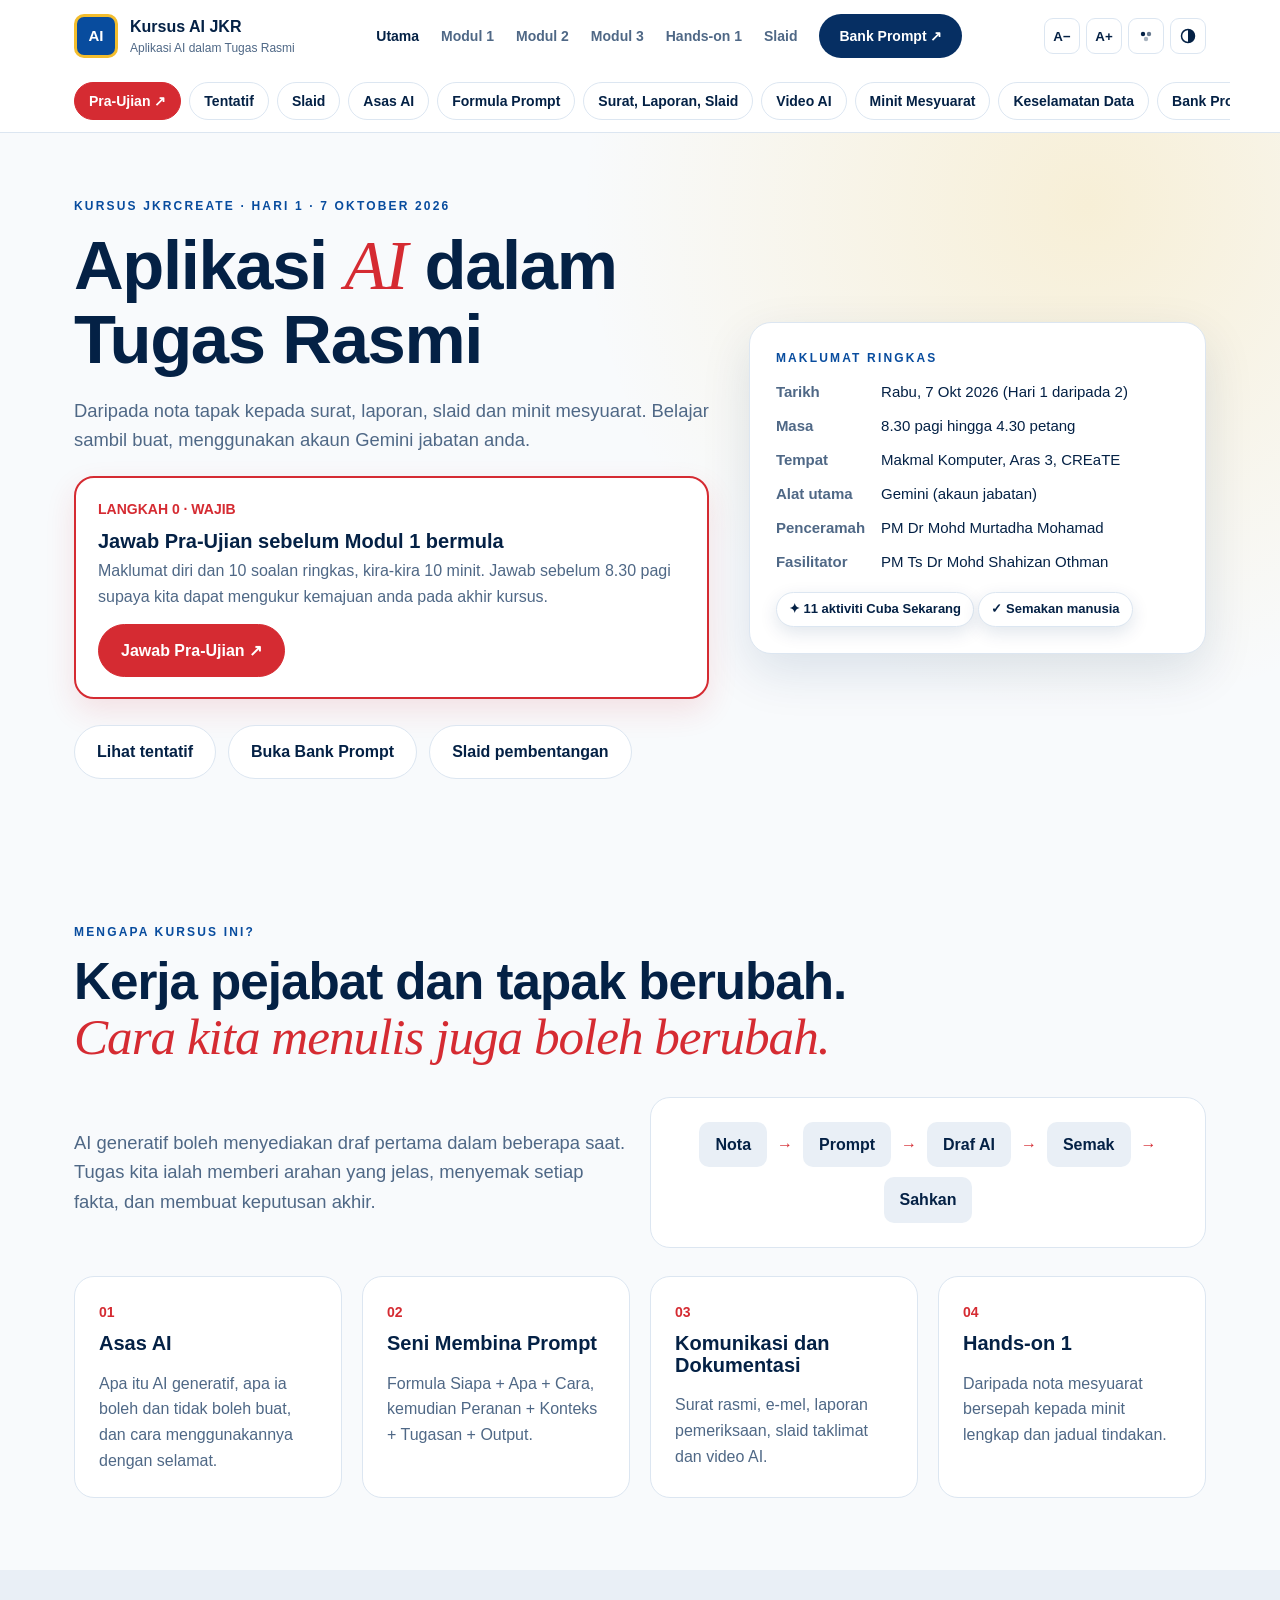
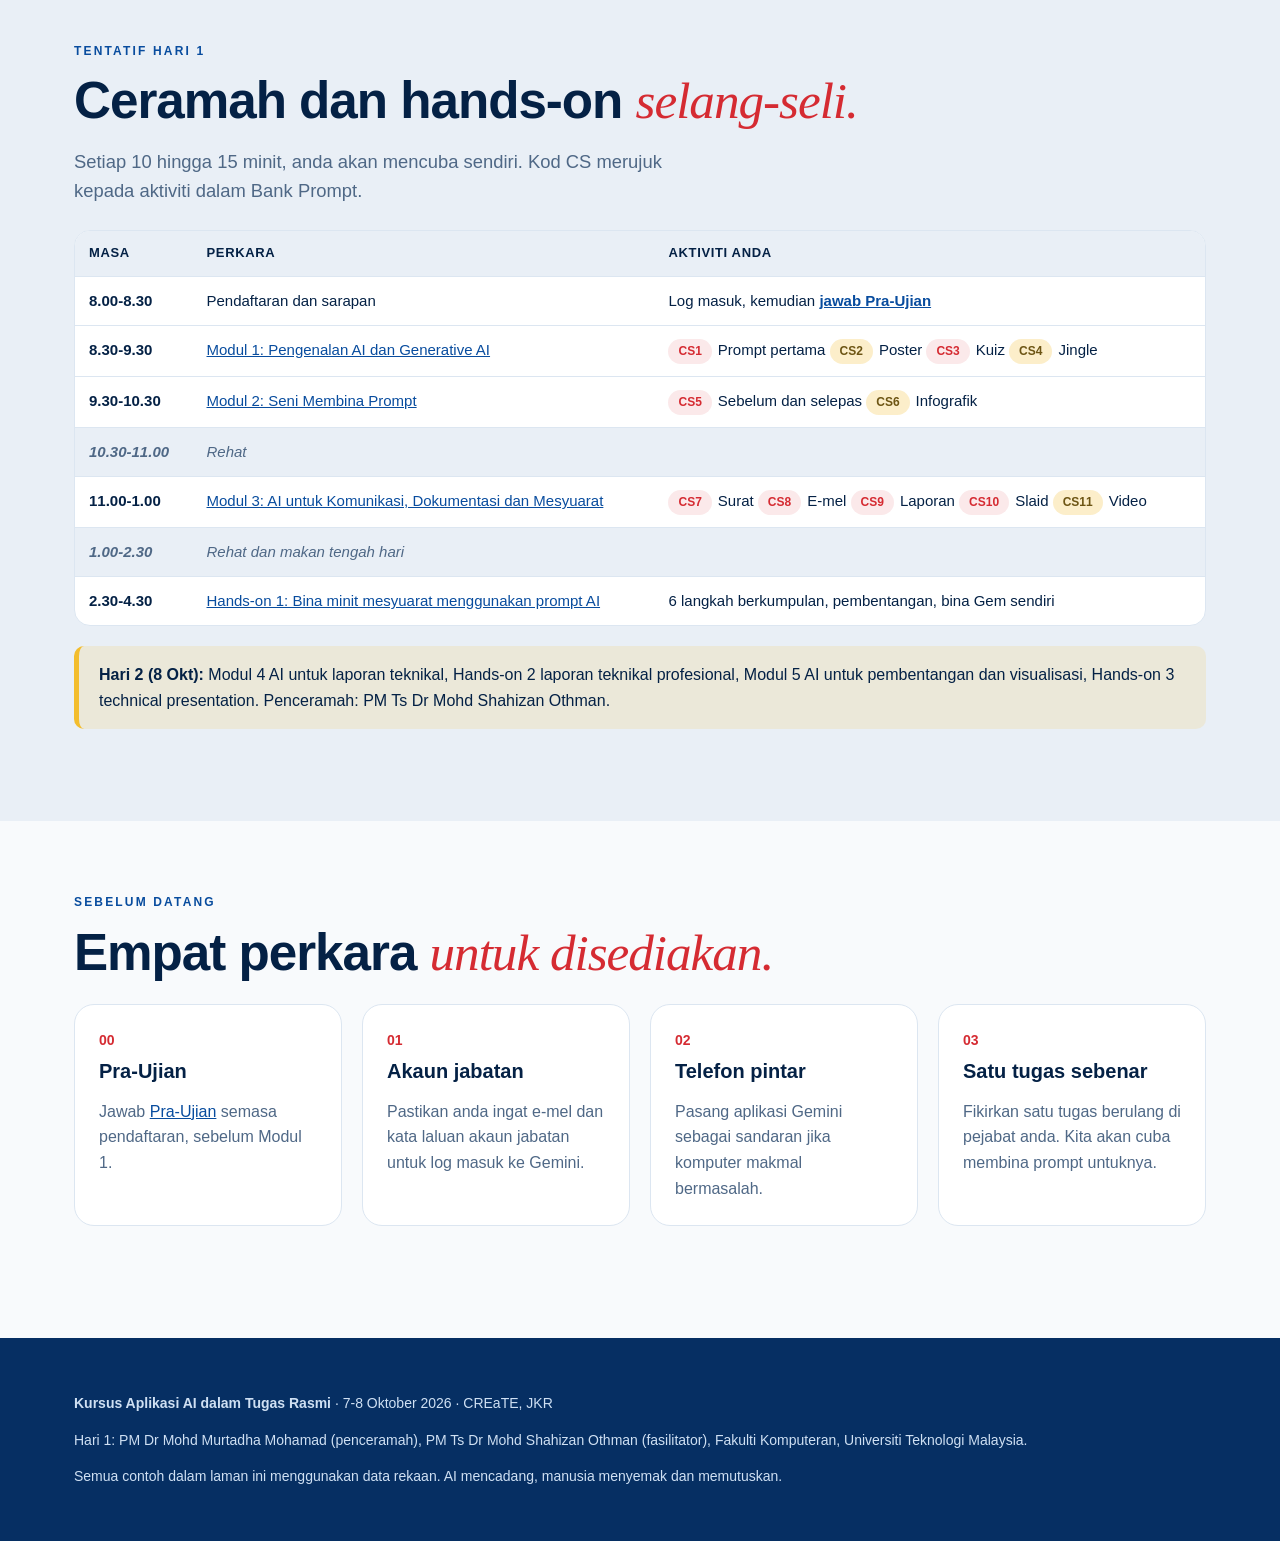
<file: index.html>
<!doctype html>
<html lang="ms">
<head>
<meta charset="utf-8">
<meta name="viewport" content="width=device-width, initial-scale=1">
<title>Aplikasi AI dalam Tugas Rasmi | Kursus AI JKR</title>
<meta name="description" content="Hub Hari 1 Kursus Aplikasi AI dalam Tugas Rasmi, 7 Oktober 2026: Asas AI, seni membina prompt, AI untuk surat, laporan, slaid, video dan minit mesyuarat.">
<link rel="stylesheet" href="assets/style.css">
<script>try{var d=document.documentElement,p=localStorage.getItem("palette"),t=localStorage.getItem("theme");if(p&&p!=="biru")d.dataset.palette=p;if(t)d.dataset.theme=t}catch(e){}</script>
</head>
<body data-page="utama">

<section class="hero">
  <div class="wrap hero-grid">
    <div>
      <p class="eyebrow">Kursus JKRCreate &middot; Hari 1 &middot; 7 Oktober 2026</p>
      <h1>Aplikasi <span class="accent">AI</span> dalam Tugas Rasmi</h1>
      <p class="lead">Daripada nota tapak kepada surat, laporan, slaid dan minit mesyuarat. Belajar sambil buat, menggunakan akaun Gemini jabatan anda.</p>
<div class="pretest">
        <span class="num">LANGKAH 0 &middot; WAJIB</span>
        <h3>Jawab Pra-Ujian sebelum Modul 1 bermula</h3>
        <p>Maklumat diri dan 10 soalan ringkas, kira-kira 10 minit. Jawab sebelum 8.30 pagi supaya kita dapat mengukur kemajuan anda pada akhir kursus.</p>
        <a class="btn primary" href="https://forms.gle/FSYdBjMboPMZMFoG7" target="_blank" rel="noopener">Jawab Pra-Ujian &#8599;</a>
      </div>
      <div class="btns">
        <a class="btn" href="#tentatif">Lihat tentatif</a>
        <a class="btn" href="prompt.html">Buka Bank Prompt</a>
        <a class="btn" href="slaid.html">Slaid pembentangan</a>
      </div>
    </div>
    <div class="hero-card">
      <p class="eyebrow">Maklumat ringkas</p>
      <dl>
        <dt>Tarikh</dt><dd>Rabu, 7 Okt 2026 (Hari 1 daripada 2)</dd>
        <dt>Masa</dt><dd>8.30 pagi hingga 4.30 petang</dd>
        <dt>Tempat</dt><dd>Makmal Komputer, Aras 3, CREaTE</dd>
        <dt>Alat utama</dt><dd>Gemini (akaun jabatan)</dd>
        <dt>Penceramah</dt><dd>PM Dr Mohd Murtadha Mohamad</dd>
        <dt>Fasilitator</dt><dd>PM Ts Dr Mohd Shahizan Othman</dd>
      </dl>
      <p style="margin:18px 0 0"><span class="chip">&#10022; 11 aktiviti Cuba Sekarang</span> <span class="chip">&#10003; Semakan manusia</span></p>
    </div>
  </div>
</section>

<section>
  <div class="wrap">
    <p class="eyebrow">Mengapa kursus ini?</p>
    <h2>Kerja pejabat dan tapak berubah.<br><span class="accent">Cara kita menulis juga boleh berubah.</span></h2>
    <div class="grid g2" style="margin-top:32px;align-items:center">
      <p class="lead">AI generatif boleh menyediakan draf pertama dalam beberapa saat. Tugas kita ialah memberi arahan yang jelas, menyemak setiap fakta, dan membuat keputusan akhir.</p>
      <div class="card"><div class="flow"><span>Nota</span><i>&rarr;</i><span>Prompt</span><i>&rarr;</i><span>Draf AI</span><i>&rarr;</i><span>Semak</span><i>&rarr;</i><span>Sahkan</span></div></div>
    </div>
    <div class="grid g4" style="margin-top:28px">
      <a class="card" href="modul-1.html"><span class="num">01</span><h3>Asas AI</h3><p>Apa itu AI generatif, apa ia boleh dan tidak boleh buat, dan cara menggunakannya dengan selamat.</p></a>
      <a class="card" href="modul-2.html"><span class="num">02</span><h3>Seni Membina Prompt</h3><p>Formula Siapa + Apa + Cara, kemudian Peranan + Konteks + Tugasan + Output.</p></a>
      <a class="card" href="modul-3.html"><span class="num">03</span><h3>Komunikasi dan Dokumentasi</h3><p>Surat rasmi, e-mel, laporan pemeriksaan, slaid taklimat dan video AI.</p></a>
      <a class="card" href="hands-on.html"><span class="num">04</span><h3>Hands-on 1</h3><p>Daripada nota mesyuarat bersepah kepada minit lengkap dan jadual tindakan.</p></a>
    </div>
  </div>
</section>

<section class="alt" id="tentatif">
  <div class="wrap">
    <p class="eyebrow">Tentatif Hari 1</p>
    <h2>Ceramah dan hands-on <span class="accent">selang-seli.</span></h2>
    <p class="lead">Setiap 10 hingga 15 minit, anda akan mencuba sendiri. Kod CS merujuk kepada aktiviti dalam Bank Prompt.</p>
    <div class="table-wrap" style="margin-top:24px">
      <table>
        <thead><tr><th>Masa</th><th>Perkara</th><th>Aktiviti anda</th></tr></thead>
        <tbody>
          <tr><td class="t">8.00-8.30</td><td>Pendaftaran dan sarapan</td><td>Log masuk, kemudian <a href="https://forms.gle/FSYdBjMboPMZMFoG7" target="_blank" rel="noopener"><b>jawab Pra-Ujian</b></a></td></tr>
          <tr><td class="t">8.30-9.30</td><td><a href="modul-1.html">Modul 1: Pengenalan AI dan Generative AI</a></td><td><span class="tag cs">CS1</span>Prompt pertama <span class="tag kreatif">CS2</span>Poster <span class="tag cs">CS3</span>Kuiz <span class="tag kreatif">CS4</span>Jingle</td></tr>
          <tr><td class="t">9.30-10.30</td><td><a href="modul-2.html">Modul 2: Seni Membina Prompt</a></td><td><span class="tag cs">CS5</span>Sebelum dan selepas <span class="tag kreatif">CS6</span>Infografik</td></tr>
          <tr class="break"><td class="t">10.30-11.00</td><td colspan="2">Rehat</td></tr>
          <tr><td class="t">11.00-1.00</td><td><a href="modul-3.html">Modul 3: AI untuk Komunikasi, Dokumentasi dan Mesyuarat</a></td><td><span class="tag cs">CS7</span>Surat <span class="tag cs">CS8</span>E-mel <span class="tag cs">CS9</span>Laporan <span class="tag cs">CS10</span>Slaid <span class="tag kreatif">CS11</span>Video</td></tr>
          <tr class="break"><td class="t">1.00-2.30</td><td colspan="2">Rehat dan makan tengah hari</td></tr>
          <tr><td class="t">2.30-4.30</td><td><a href="hands-on.html">Hands-on 1: Bina minit mesyuarat menggunakan prompt AI</a></td><td>6 langkah berkumpulan, pembentangan, bina Gem sendiri</td></tr>
        </tbody>
      </table>
    </div>
    <div class="callout"><b>Hari 2 (8 Okt):</b> Modul 4 AI untuk laporan teknikal, Hands-on 2 laporan teknikal profesional, Modul 5 AI untuk pembentangan dan visualisasi, Hands-on 3 technical presentation. Penceramah: PM Ts Dr Mohd Shahizan Othman.</div>
  </div>
</section>

<section>
  <div class="wrap">
    <p class="eyebrow">Sebelum datang</p>
    <h2>Empat perkara <span class="accent">untuk disediakan.</span></h2>
    <div class="grid g4" style="margin-top:24px">
      <div class="card"><span class="num">00</span><h3>Pra-Ujian</h3><p>Jawab <a href="https://forms.gle/FSYdBjMboPMZMFoG7" target="_blank" rel="noopener">Pra-Ujian</a> semasa pendaftaran, sebelum Modul 1.</p></div>
      <div class="card"><span class="num">01</span><h3>Akaun jabatan</h3><p>Pastikan anda ingat e-mel dan kata laluan akaun jabatan untuk log masuk ke Gemini.</p></div>
      <div class="card"><span class="num">02</span><h3>Telefon pintar</h3><p>Pasang aplikasi Gemini sebagai sandaran jika komputer makmal bermasalah.</p></div>
      <div class="card"><span class="num">03</span><h3>Satu tugas sebenar</h3><p>Fikirkan satu tugas berulang di pejabat anda. Kita akan cuba membina prompt untuknya.</p></div>
    </div>
  </div>
</section>

<script src="assets/app.js"></script>
</body>
</html>
</file>
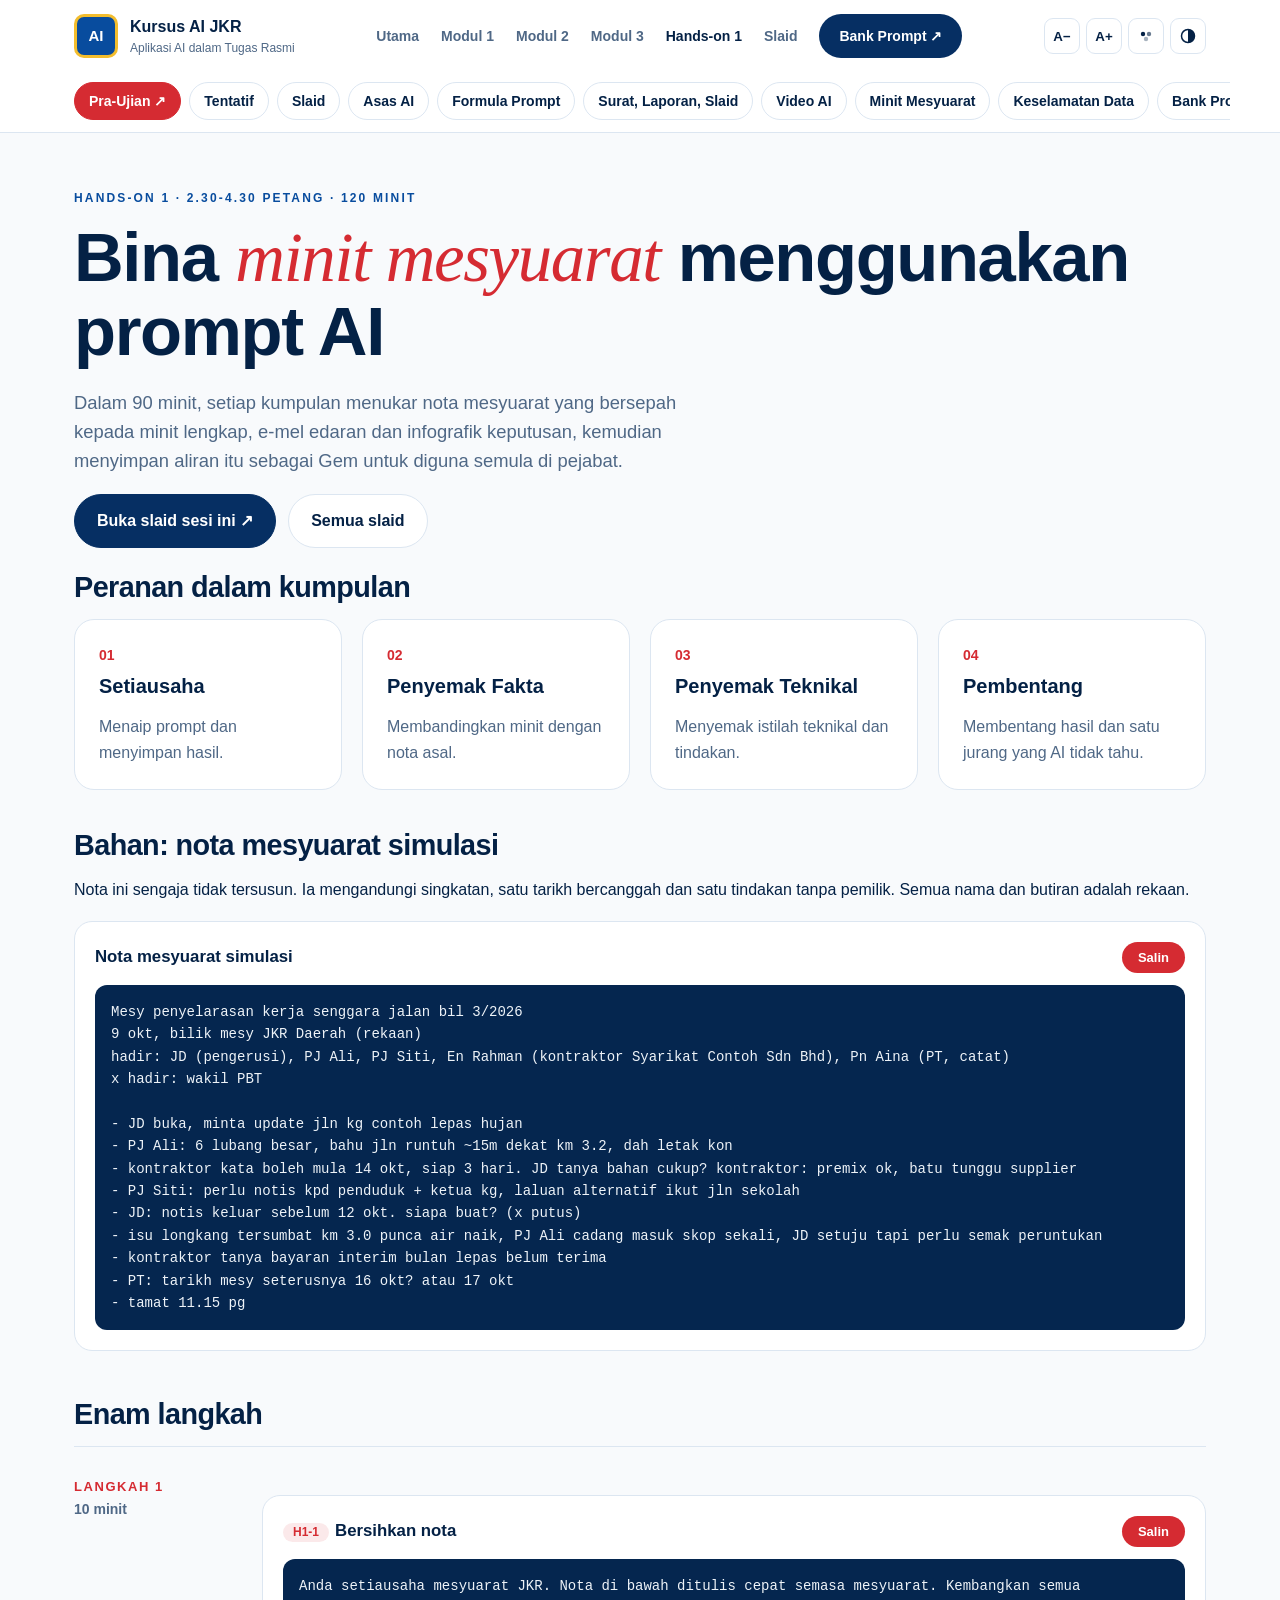
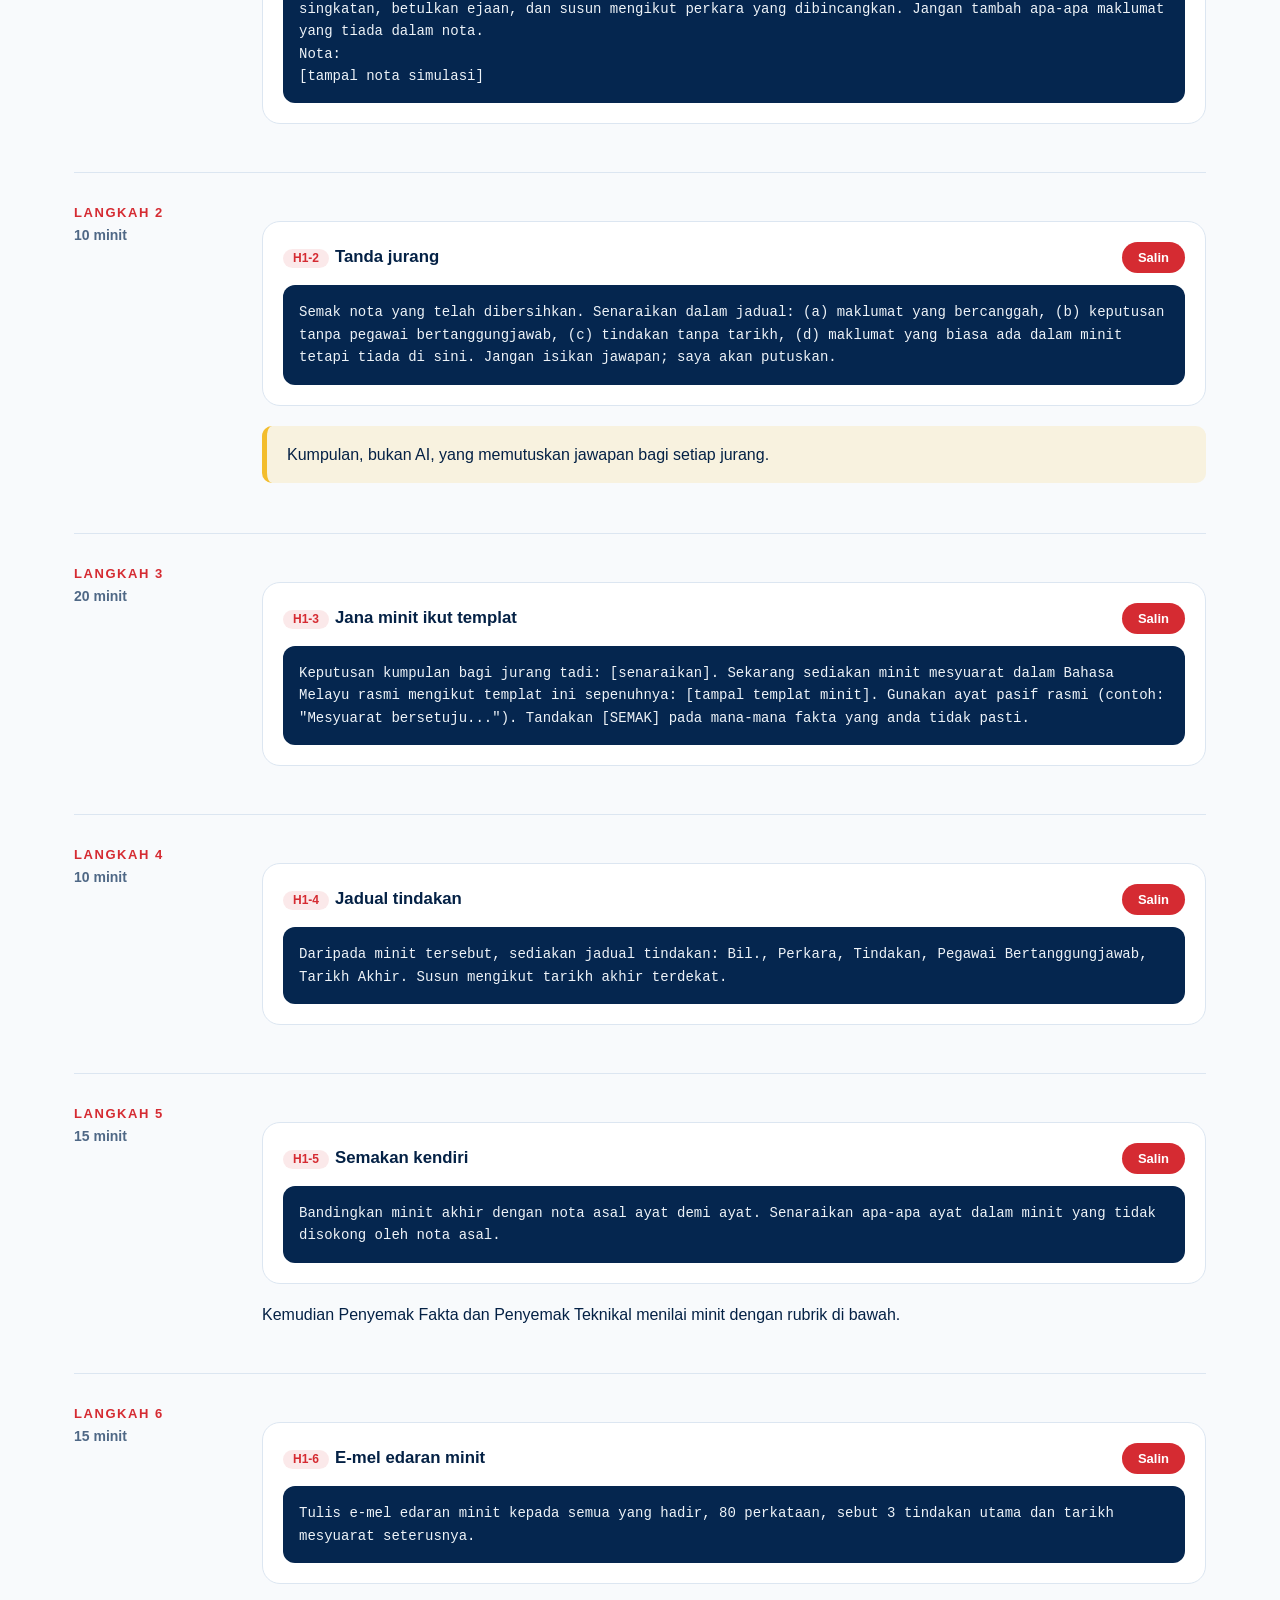
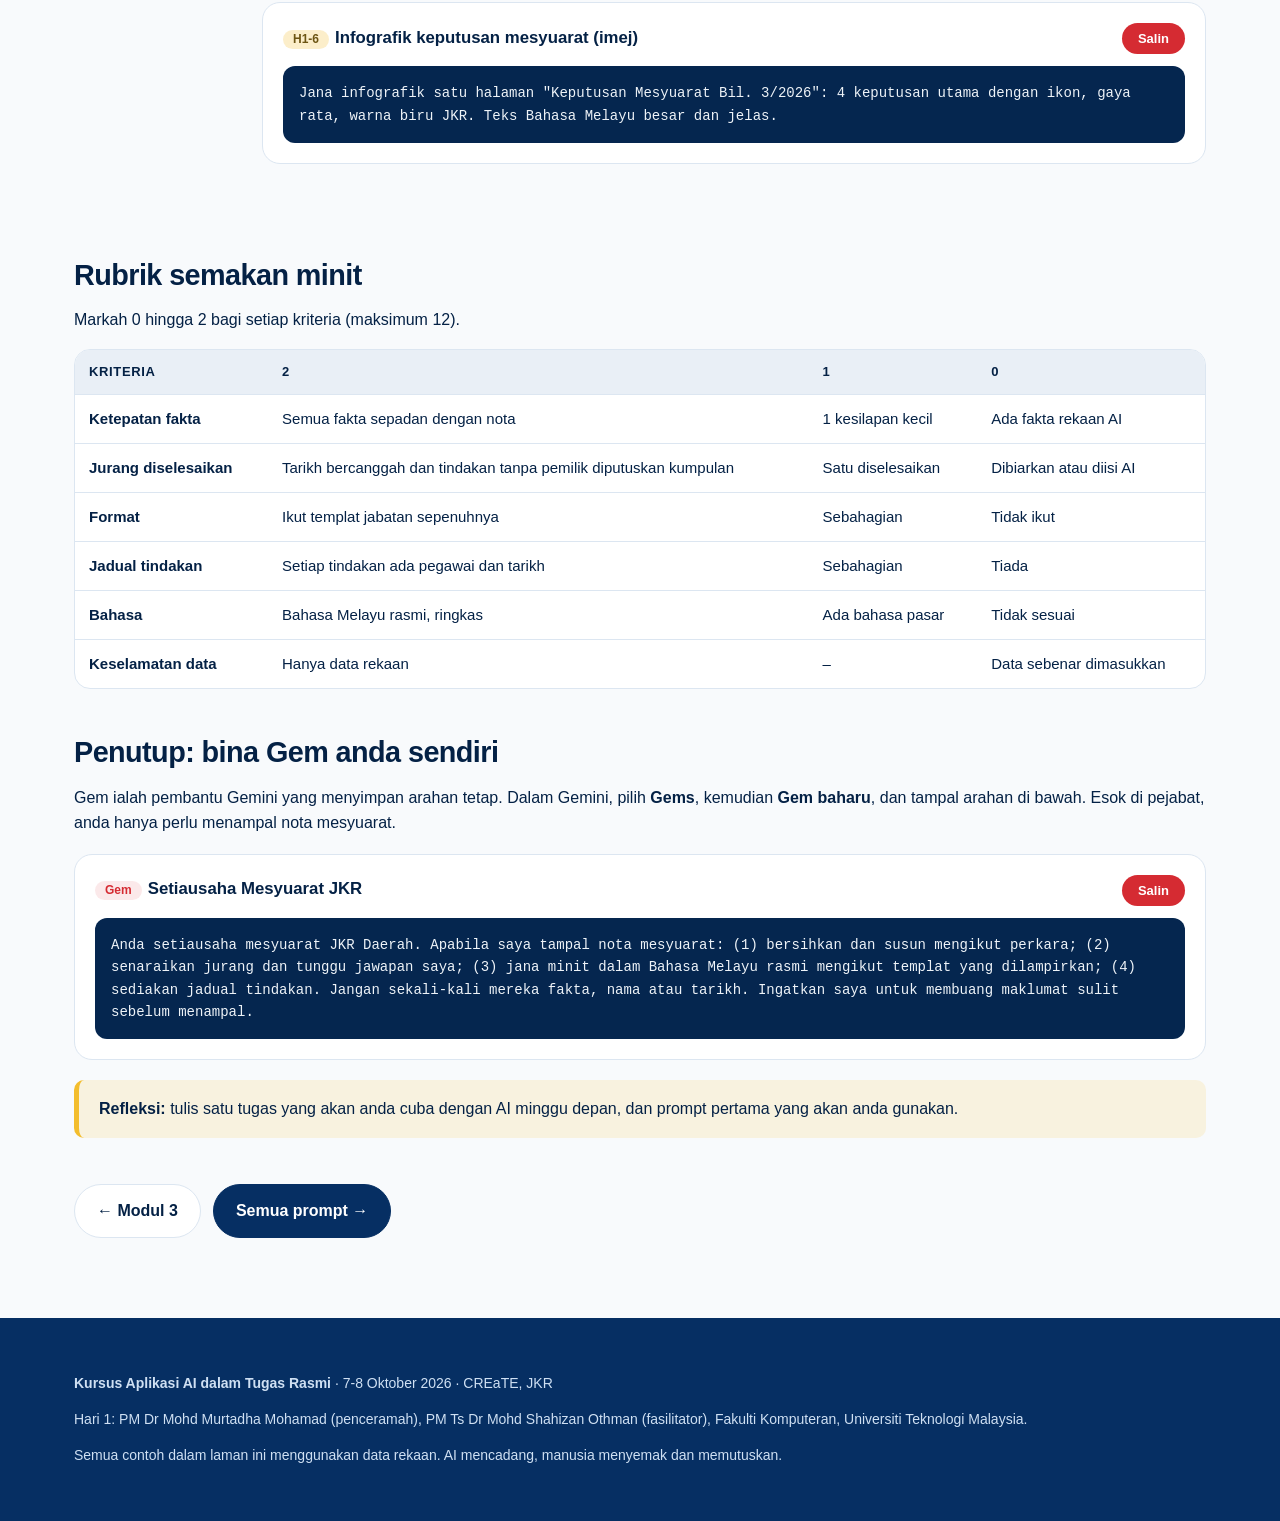
<file: hands-on.html>
<!doctype html>
<html lang="ms">
<head>
<meta charset="utf-8">
<meta name="viewport" content="width=device-width, initial-scale=1">
<title>Hands-on 1: Minit Mesyuarat | Kursus AI JKR</title>
<meta name="description" content="Hands-on 1: tukar nota mesyuarat simulasi kepada minit lengkap, jadual tindakan, e-mel edaran dan infografik dengan prompt berperingkat.">
<link rel="stylesheet" href="assets/style.css">
<script>try{var d=document.documentElement,p=localStorage.getItem("palette"),t=localStorage.getItem("theme");if(p&&p!=="biru")d.dataset.palette=p;if(t)d.dataset.theme=t}catch(e){}</script>
</head>
<body data-page="h1">

<div class="wrap mod-head">
  <p class="eyebrow">Hands-on 1 &middot; 2.30-4.30 petang &middot; 120 minit</p>
  <h1>Bina <span class="accent">minit mesyuarat</span> menggunakan prompt AI</h1>
  <p class="lead">Dalam 90 minit, setiap kumpulan menukar nota mesyuarat yang bersepah kepada minit lengkap, e-mel edaran dan infografik keputusan, kemudian menyimpan aliran itu sebagai Gem untuk diguna semula di pejabat.</p>
  <div class="btns" style="margin-top:14px"><a class="btn primary" href="slaid/hands-on.html">Buka slaid sesi ini &#8599;</a><a class="btn" href="slaid.html#hands-on">Semua slaid</a></div>
</div>

<div class="wrap">

  <h2 style="font-size:1.8rem">Peranan dalam kumpulan</h2>
  <div class="grid g4" style="margin-bottom:40px">
    <div class="card"><span class="num">01</span><h3>Setiausaha</h3><p>Menaip prompt dan menyimpan hasil.</p></div>
    <div class="card"><span class="num">02</span><h3>Penyemak Fakta</h3><p>Membandingkan minit dengan nota asal.</p></div>
    <div class="card"><span class="num">03</span><h3>Penyemak Teknikal</h3><p>Menyemak istilah teknikal dan tindakan.</p></div>
    <div class="card"><span class="num">04</span><h3>Pembentang</h3><p>Membentang hasil dan satu jurang yang AI tidak tahu.</p></div>
  </div>

  <h2 style="font-size:1.8rem">Bahan: nota mesyuarat simulasi</h2>
  <p>Nota ini sengaja tidak tersusun. Ia mengandungi singkatan, satu tarikh bercanggah dan satu tindakan tanpa pemilik. Semua nama dan butiran adalah rekaan.</p>
  <div class="prompt" id="nota" data-cat="h1 bahan">
    <div class="prompt-head"><h3>Nota mesyuarat simulasi</h3></div>
<pre>Mesy penyelarasan kerja senggara jalan bil 3/2026
9 okt, bilik mesy JKR Daerah (rekaan)
hadir: JD (pengerusi), PJ Ali, PJ Siti, En Rahman (kontraktor Syarikat Contoh Sdn Bhd), Pn Aina (PT, catat)
x hadir: wakil PBT

- JD buka, minta update jln kg contoh lepas hujan
- PJ Ali: 6 lubang besar, bahu jln runtuh ~15m dekat km 3.2, dah letak kon
- kontraktor kata boleh mula 14 okt, siap 3 hari. JD tanya bahan cukup? kontraktor: premix ok, batu tunggu supplier
- PJ Siti: perlu notis kpd penduduk + ketua kg, laluan alternatif ikut jln sekolah
- JD: notis keluar sebelum 12 okt. siapa buat? (x putus)
- isu longkang tersumbat km 3.0 punca air naik, PJ Ali cadang masuk skop sekali, JD setuju tapi perlu semak peruntukan
- kontraktor tanya bayaran interim bulan lepas belum terima
- PT: tarikh mesy seterusnya 16 okt? atau 17 okt
- tamat 11.15 pg</pre>
  </div>

  <h2 style="font-size:1.8rem;margin-top:48px">Enam langkah</h2>

  <div class="topic">
    <div class="when"><b>Langkah 1</b>10 minit</div>
    <div>
      <div class="prompt" id="h1-1" data-cat="h1 teks">
        <div class="prompt-head"><h3><span class="tag cs">H1-1</span>Bersihkan nota</h3></div>
<pre>Anda setiausaha mesyuarat JKR. Nota di bawah ditulis cepat semasa mesyuarat. Kembangkan semua singkatan, betulkan ejaan, dan susun mengikut perkara yang dibincangkan. Jangan tambah apa-apa maklumat yang tiada dalam nota.
Nota:
[tampal nota simulasi]</pre>
      </div>
    </div>
  </div>

  <div class="topic">
    <div class="when"><b>Langkah 2</b>10 minit</div>
    <div>
      <div class="prompt" id="h1-2" data-cat="h1 teks">
        <div class="prompt-head"><h3><span class="tag cs">H1-2</span>Tanda jurang</h3></div>
<pre>Semak nota yang telah dibersihkan. Senaraikan dalam jadual: (a) maklumat yang bercanggah, (b) keputusan tanpa pegawai bertanggungjawab, (c) tindakan tanpa tarikh, (d) maklumat yang biasa ada dalam minit tetapi tiada di sini. Jangan isikan jawapan; saya akan putuskan.</pre>
      </div>
      <div class="callout">Kumpulan, bukan AI, yang memutuskan jawapan bagi setiap jurang.</div>
    </div>
  </div>

  <div class="topic">
    <div class="when"><b>Langkah 3</b>20 minit</div>
    <div>
      <div class="prompt" id="h1-3" data-cat="h1 teks">
        <div class="prompt-head"><h3><span class="tag cs">H1-3</span>Jana minit ikut templat</h3></div>
<pre>Keputusan kumpulan bagi jurang tadi: [senaraikan]. Sekarang sediakan minit mesyuarat dalam Bahasa Melayu rasmi mengikut templat ini sepenuhnya: [tampal templat minit]. Gunakan ayat pasif rasmi (contoh: "Mesyuarat bersetuju..."). Tandakan [SEMAK] pada mana-mana fakta yang anda tidak pasti.</pre>
      </div>
    </div>
  </div>

  <div class="topic">
    <div class="when"><b>Langkah 4</b>10 minit</div>
    <div>
      <div class="prompt" id="h1-4" data-cat="h1 teks">
        <div class="prompt-head"><h3><span class="tag cs">H1-4</span>Jadual tindakan</h3></div>
<pre>Daripada minit tersebut, sediakan jadual tindakan: Bil., Perkara, Tindakan, Pegawai Bertanggungjawab, Tarikh Akhir. Susun mengikut tarikh akhir terdekat.</pre>
      </div>
    </div>
  </div>

  <div class="topic">
    <div class="when"><b>Langkah 5</b>15 minit</div>
    <div>
      <div class="prompt" id="h1-5" data-cat="h1 teks">
        <div class="prompt-head"><h3><span class="tag cs">H1-5</span>Semakan kendiri</h3></div>
<pre>Bandingkan minit akhir dengan nota asal ayat demi ayat. Senaraikan apa-apa ayat dalam minit yang tidak disokong oleh nota asal.</pre>
      </div>
      <p>Kemudian Penyemak Fakta dan Penyemak Teknikal menilai minit dengan rubrik di bawah.</p>
    </div>
  </div>

  <div class="topic">
    <div class="when"><b>Langkah 6</b>15 minit</div>
    <div>
      <div class="prompt" id="h1-6a" data-cat="h1 teks">
        <div class="prompt-head"><h3><span class="tag cs">H1-6</span>E-mel edaran minit</h3></div>
<pre>Tulis e-mel edaran minit kepada semua yang hadir, 80 perkataan, sebut 3 tindakan utama dan tarikh mesyuarat seterusnya.</pre>
      </div>
      <div class="prompt" id="h1-6b" data-cat="h1 imej">
        <div class="prompt-head"><h3><span class="tag kreatif">H1-6</span>Infografik keputusan mesyuarat (imej)</h3></div>
<pre>Jana infografik satu halaman "Keputusan Mesyuarat Bil. 3/2026": 4 keputusan utama dengan ikon, gaya rata, warna biru JKR. Teks Bahasa Melayu besar dan jelas.</pre>
      </div>
    </div>
  </div>

  <h2 style="font-size:1.8rem;margin-top:48px">Rubrik semakan minit</h2>
  <p>Markah 0 hingga 2 bagi setiap kriteria (maksimum 12).</p>
  <div class="table-wrap">
    <table>
      <thead><tr><th>Kriteria</th><th>2</th><th>1</th><th>0</th></tr></thead>
      <tbody>
        <tr><td><b>Ketepatan fakta</b></td><td>Semua fakta sepadan dengan nota</td><td>1 kesilapan kecil</td><td>Ada fakta rekaan AI</td></tr>
        <tr><td><b>Jurang diselesaikan</b></td><td>Tarikh bercanggah dan tindakan tanpa pemilik diputuskan kumpulan</td><td>Satu diselesaikan</td><td>Dibiarkan atau diisi AI</td></tr>
        <tr><td><b>Format</b></td><td>Ikut templat jabatan sepenuhnya</td><td>Sebahagian</td><td>Tidak ikut</td></tr>
        <tr><td><b>Jadual tindakan</b></td><td>Setiap tindakan ada pegawai dan tarikh</td><td>Sebahagian</td><td>Tiada</td></tr>
        <tr><td><b>Bahasa</b></td><td>Bahasa Melayu rasmi, ringkas</td><td>Ada bahasa pasar</td><td>Tidak sesuai</td></tr>
        <tr><td><b>Keselamatan data</b></td><td>Hanya data rekaan</td><td>&ndash;</td><td>Data sebenar dimasukkan</td></tr>
      </tbody>
    </table>
  </div>

  <h2 style="font-size:1.8rem;margin-top:48px">Penutup: bina Gem anda sendiri</h2>
  <p>Gem ialah pembantu Gemini yang menyimpan arahan tetap. Dalam Gemini, pilih <b>Gems</b>, kemudian <b>Gem baharu</b>, dan tampal arahan di bawah. Esok di pejabat, anda hanya perlu menampal nota mesyuarat.</p>
  <div class="prompt" id="gem" data-cat="h1 gem">
    <div class="prompt-head"><h3><span class="tag cs">Gem</span>Setiausaha Mesyuarat JKR</h3></div>
<pre>Anda setiausaha mesyuarat JKR Daerah. Apabila saya tampal nota mesyuarat: (1) bersihkan dan susun mengikut perkara; (2) senaraikan jurang dan tunggu jawapan saya; (3) jana minit dalam Bahasa Melayu rasmi mengikut templat yang dilampirkan; (4) sediakan jadual tindakan. Jangan sekali-kali mereka fakta, nama atau tarikh. Ingatkan saya untuk membuang maklumat sulit sebelum menampal.</pre>
  </div>
  <div class="callout"><b>Refleksi:</b> tulis satu tugas yang akan anda cuba dengan AI minggu depan, dan prompt pertama yang akan anda gunakan.</div>

  <div class="btns" style="padding:20px 0 40px"><a class="btn" href="modul-3.html">&larr; Modul 3</a><a class="btn primary" href="prompt.html">Semua prompt &rarr;</a></div>
</div>

<script src="assets/app.js"></script>
</body>
</html>
</file>
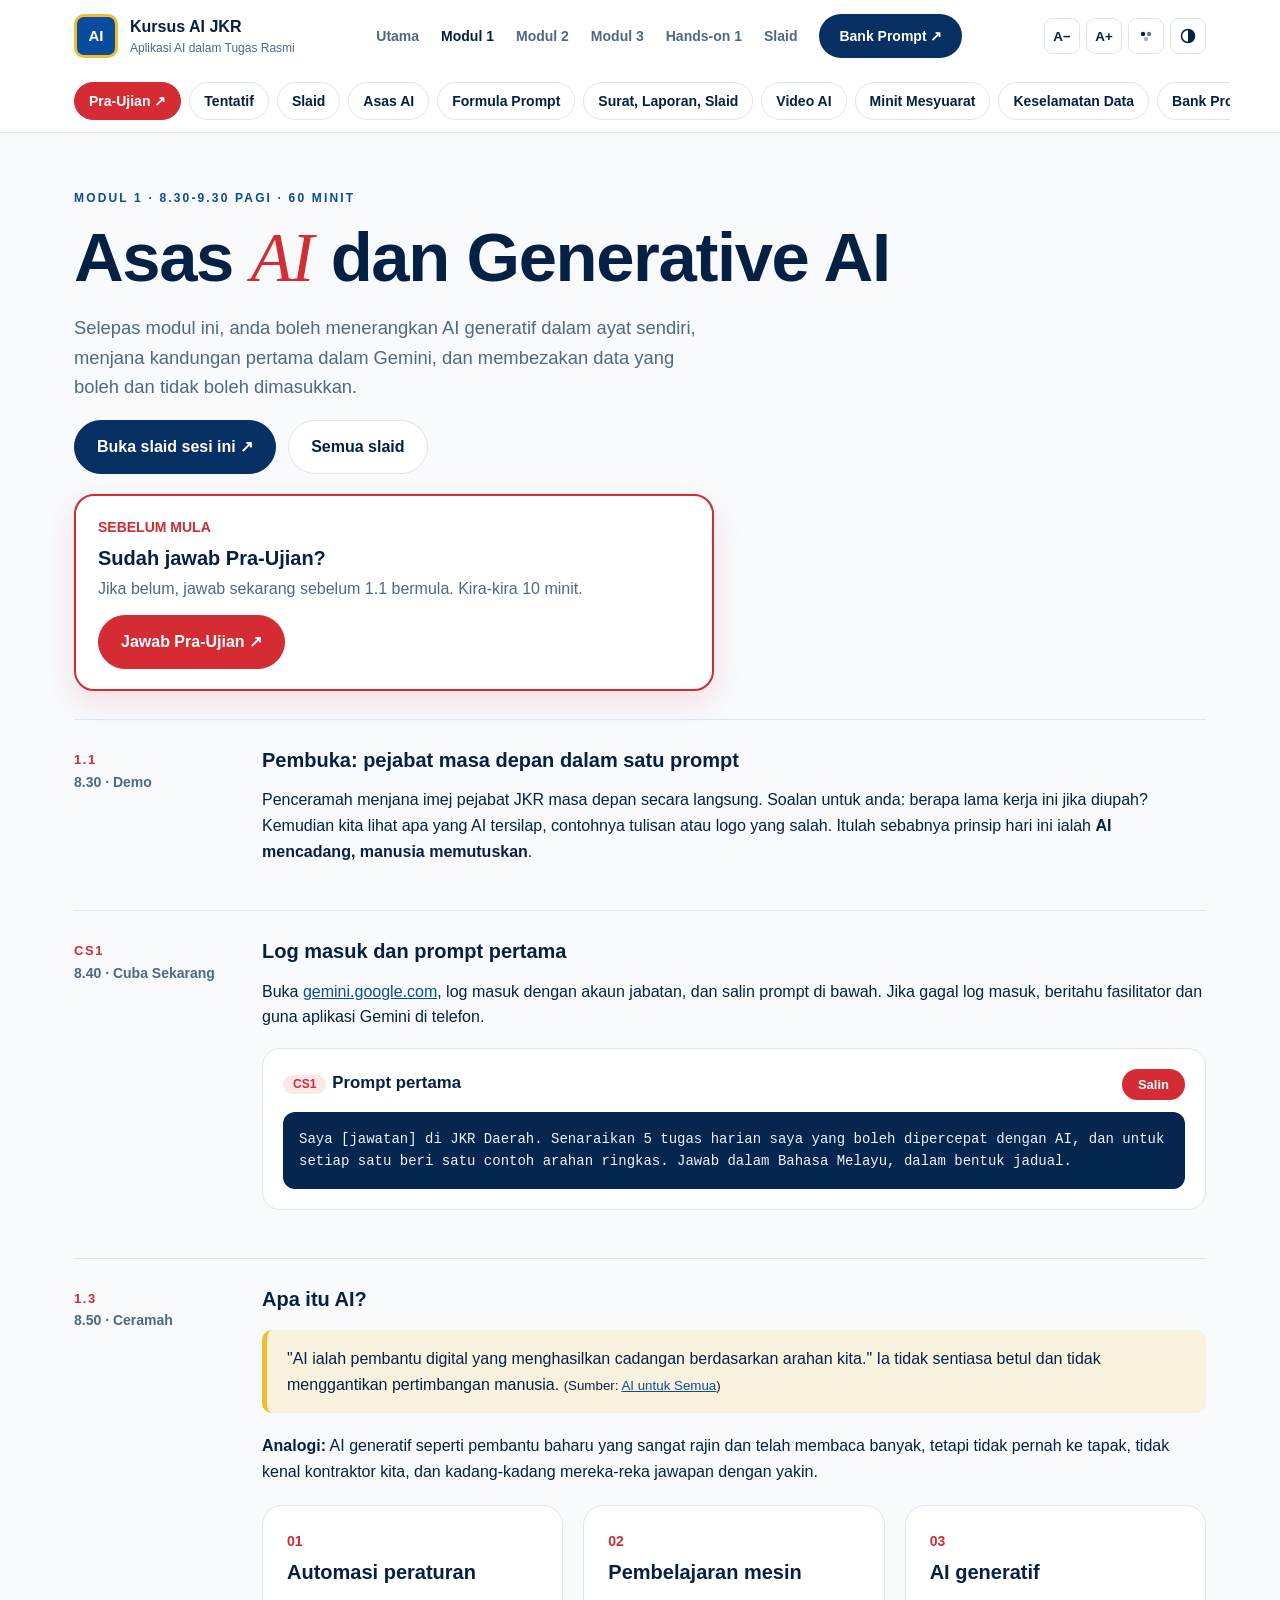
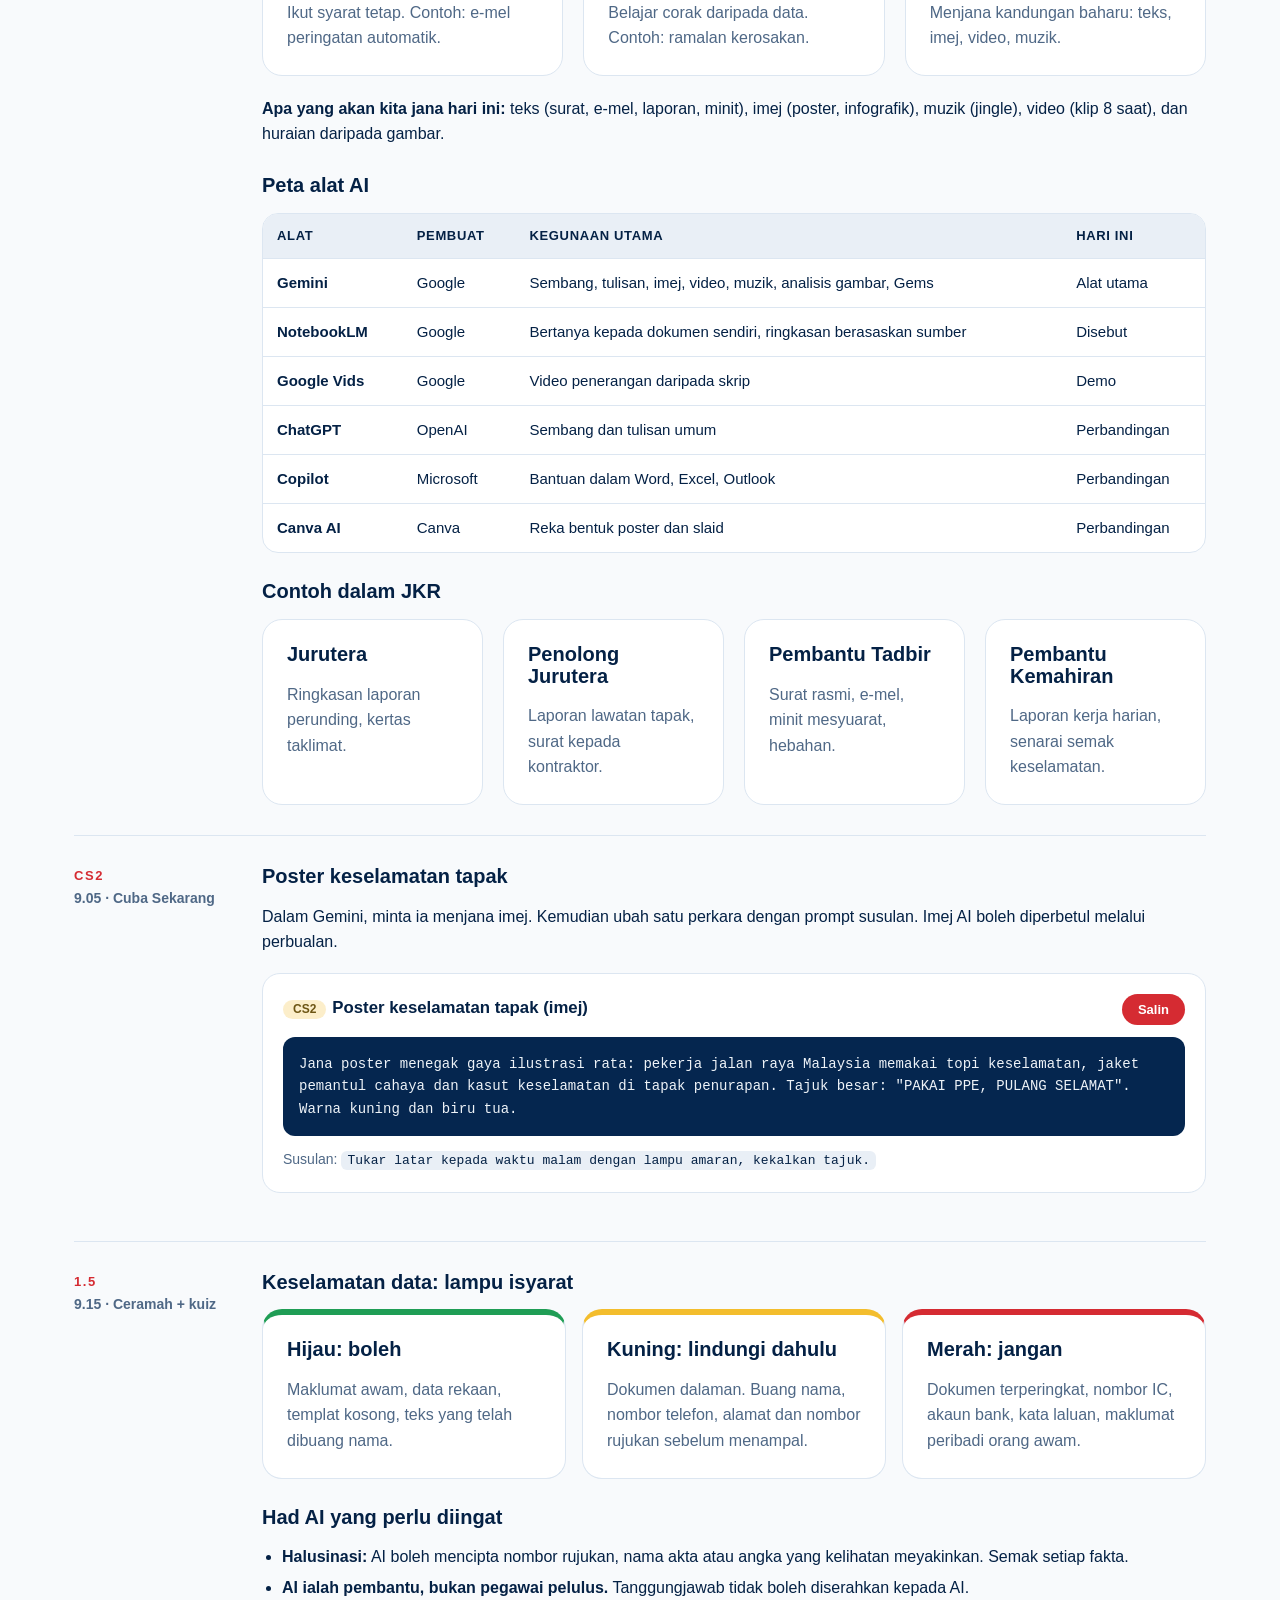
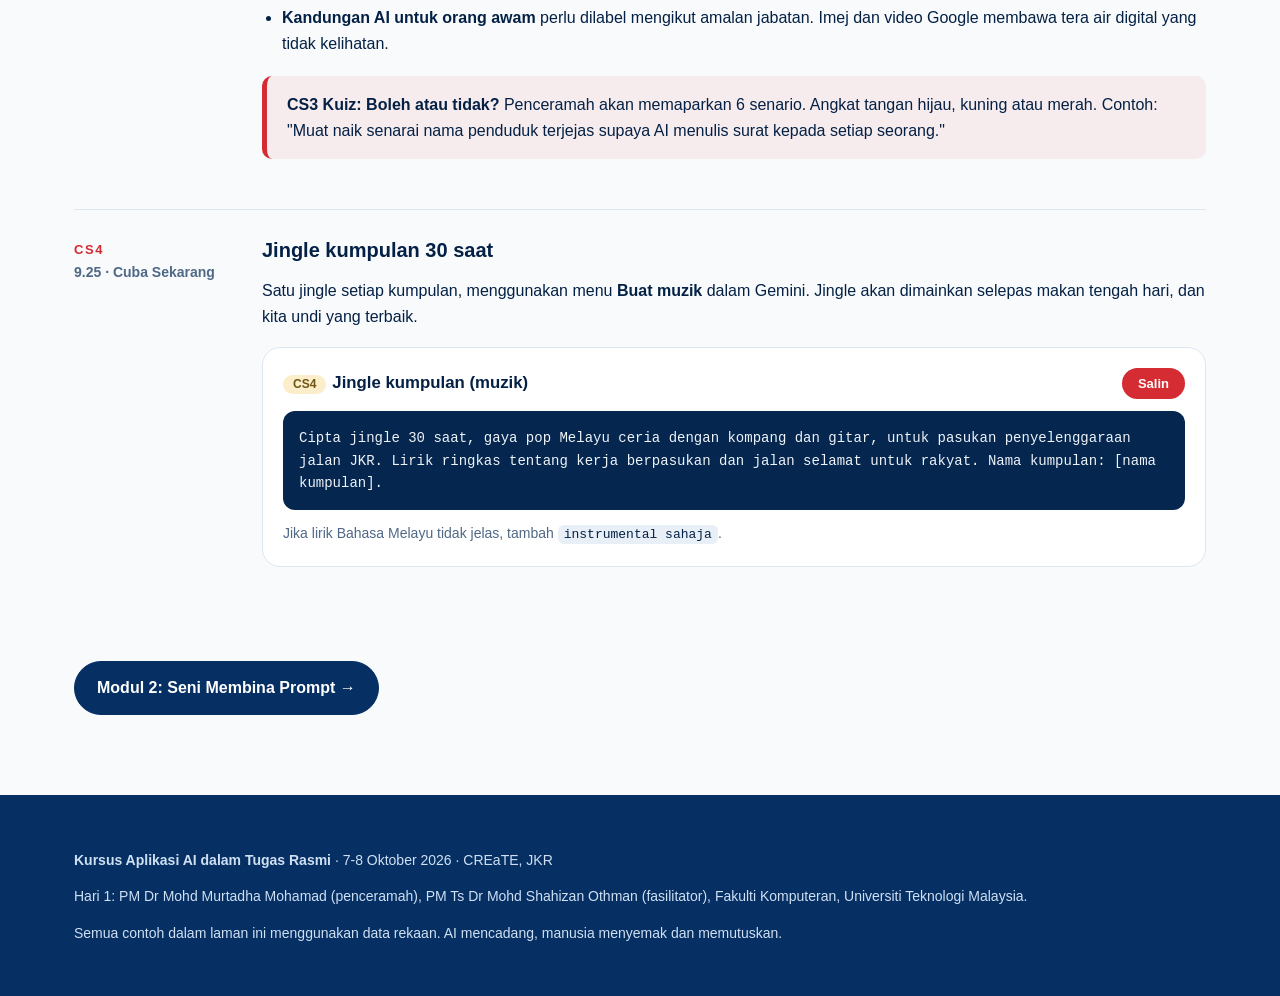
<file: modul-1.html>
<!doctype html>
<html lang="ms">
<head>
<meta charset="utf-8">
<meta name="viewport" content="width=device-width, initial-scale=1">
<title>Modul 1: Asas AI | Kursus AI JKR</title>
<meta name="description" content="Modul 1: Pengenalan AI dan Generative AI, peta alat, keselamatan data, dan aktiviti imej serta muzik dengan Gemini.">
<link rel="stylesheet" href="assets/style.css">
<script>try{var d=document.documentElement,p=localStorage.getItem("palette"),t=localStorage.getItem("theme");if(p&&p!=="biru")d.dataset.palette=p;if(t)d.dataset.theme=t}catch(e){}</script>
</head>
<body data-page="m1">

<div class="wrap mod-head">
  <p class="eyebrow">Modul 1 &middot; 8.30-9.30 pagi &middot; 60 minit</p>
  <h1>Asas <span class="accent">AI</span> dan Generative AI</h1>
  <p class="lead">Selepas modul ini, anda boleh menerangkan AI generatif dalam ayat sendiri, menjana kandungan pertama dalam Gemini, dan membezakan data yang boleh dan tidak boleh dimasukkan.</p>
  <div class="btns" style="margin-top:14px"><a class="btn primary" href="slaid/modul-1.html">Buka slaid sesi ini &#8599;</a><a class="btn" href="slaid.html#modul-1">Semua slaid</a></div>
  <div class="pretest" style="margin-top:20px">
    <span class="num">SEBELUM MULA</span>
    <h3>Sudah jawab Pra-Ujian?</h3>
    <p>Jika belum, jawab sekarang sebelum 1.1 bermula. Kira-kira 10 minit.</p>
    <a class="btn primary" href="https://forms.gle/FSYdBjMboPMZMFoG7" target="_blank" rel="noopener">Jawab Pra-Ujian &#8599;</a>
  </div>
</div>

<div class="wrap">

  <div class="topic">
    <div class="when"><b>1.1</b>8.30 &middot; Demo</div>
    <div>
      <h3>Pembuka: pejabat masa depan dalam satu prompt</h3>
      <p>Penceramah menjana imej pejabat JKR masa depan secara langsung. Soalan untuk anda: berapa lama kerja ini jika diupah? Kemudian kita lihat apa yang AI tersilap, contohnya tulisan atau logo yang salah. Itulah sebabnya prinsip hari ini ialah <b>AI mencadang, manusia memutuskan</b>.</p>
    </div>
  </div>

  <div class="topic">
    <div class="when"><b>CS1</b>8.40 &middot; Cuba Sekarang</div>
    <div>
      <h3>Log masuk dan prompt pertama</h3>
      <p>Buka <a href="https://gemini.google.com" target="_blank" rel="noopener">gemini.google.com</a>, log masuk dengan akaun jabatan, dan salin prompt di bawah. Jika gagal log masuk, beritahu fasilitator dan guna aplikasi Gemini di telefon.</p>
      <div class="prompt" id="cs1" data-cat="m1 teks">
        <div class="prompt-head"><h3><span class="tag cs">CS1</span>Prompt pertama</h3></div>
<pre>Saya [jawatan] di JKR Daerah. Senaraikan 5 tugas harian saya yang boleh dipercepat dengan AI, dan untuk setiap satu beri satu contoh arahan ringkas. Jawab dalam Bahasa Melayu, dalam bentuk jadual.</pre>
      </div>
    </div>
  </div>

  <div class="topic">
    <div class="when"><b>1.3</b>8.50 &middot; Ceramah</div>
    <div>
      <h3>Apa itu AI?</h3>
      <div class="callout">"AI ialah pembantu digital yang menghasilkan cadangan berdasarkan arahan kita." Ia tidak sentiasa betul dan tidak menggantikan pertimbangan manusia. <small>(Sumber: <a href="https://drshahizan.github.io/ai-semua/modul.html" target="_blank" rel="noopener">AI untuk Semua</a>)</small></div>
      <p><b>Analogi:</b> AI generatif seperti pembantu baharu yang sangat rajin dan telah membaca banyak, tetapi tidak pernah ke tapak, tidak kenal kontraktor kita, dan kadang-kadang mereka-reka jawapan dengan yakin.</p>
      <div class="grid g3" style="margin:20px 0">
        <div class="card"><span class="num">01</span><h3>Automasi peraturan</h3><p>Ikut syarat tetap. Contoh: e-mel peringatan automatik.</p></div>
        <div class="card"><span class="num">02</span><h3>Pembelajaran mesin</h3><p>Belajar corak daripada data. Contoh: ramalan kerosakan.</p></div>
        <div class="card"><span class="num">03</span><h3>AI generatif</h3><p>Menjana kandungan baharu: teks, imej, video, muzik.</p></div>
      </div>
      <p><b>Apa yang akan kita jana hari ini:</b> teks (surat, e-mel, laporan, minit), imej (poster, infografik), muzik (jingle), video (klip 8 saat), dan huraian daripada gambar.</p>
      <h3 style="margin-top:28px">Peta alat AI</h3>
      <div class="table-wrap">
        <table>
          <thead><tr><th>Alat</th><th>Pembuat</th><th>Kegunaan utama</th><th>Hari ini</th></tr></thead>
          <tbody>
            <tr><td><b>Gemini</b></td><td>Google</td><td>Sembang, tulisan, imej, video, muzik, analisis gambar, Gems</td><td>Alat utama</td></tr>
            <tr><td><b>NotebookLM</b></td><td>Google</td><td>Bertanya kepada dokumen sendiri, ringkasan berasaskan sumber</td><td>Disebut</td></tr>
            <tr><td><b>Google Vids</b></td><td>Google</td><td>Video penerangan daripada skrip</td><td>Demo</td></tr>
            <tr><td><b>ChatGPT</b></td><td>OpenAI</td><td>Sembang dan tulisan umum</td><td>Perbandingan</td></tr>
            <tr><td><b>Copilot</b></td><td>Microsoft</td><td>Bantuan dalam Word, Excel, Outlook</td><td>Perbandingan</td></tr>
            <tr><td><b>Canva AI</b></td><td>Canva</td><td>Reka bentuk poster dan slaid</td><td>Perbandingan</td></tr>
          </tbody>
        </table>
      </div>
      <h3 style="margin-top:28px">Contoh dalam JKR</h3>
      <div class="grid g4">
        <div class="card"><h3>Jurutera</h3><p>Ringkasan laporan perunding, kertas taklimat.</p></div>
        <div class="card"><h3>Penolong Jurutera</h3><p>Laporan lawatan tapak, surat kepada kontraktor.</p></div>
        <div class="card"><h3>Pembantu Tadbir</h3><p>Surat rasmi, e-mel, minit mesyuarat, hebahan.</p></div>
        <div class="card"><h3>Pembantu Kemahiran</h3><p>Laporan kerja harian, senarai semak keselamatan.</p></div>
      </div>
    </div>
  </div>

  <div class="topic">
    <div class="when"><b>CS2</b>9.05 &middot; Cuba Sekarang</div>
    <div>
      <h3>Poster keselamatan tapak</h3>
      <p>Dalam Gemini, minta ia menjana imej. Kemudian ubah satu perkara dengan prompt susulan. Imej AI boleh diperbetul melalui perbualan.</p>
      <div class="prompt" id="cs2" data-cat="m1 imej">
        <div class="prompt-head"><h3><span class="tag kreatif">CS2</span>Poster keselamatan tapak (imej)</h3></div>
<pre>Jana poster menegak gaya ilustrasi rata: pekerja jalan raya Malaysia memakai topi keselamatan, jaket pemantul cahaya dan kasut keselamatan di tapak penurapan. Tajuk besar: "PAKAI PPE, PULANG SELAMAT". Warna kuning dan biru tua.</pre>
        <p class="follow">Susulan: <code>Tukar latar kepada waktu malam dengan lampu amaran, kekalkan tajuk.</code></p>
      </div>
    </div>
  </div>

  <div class="topic" id="keselamatan">
    <div class="when"><b>1.5</b>9.15 &middot; Ceramah + kuiz</div>
    <div>
      <h3>Keselamatan data: lampu isyarat</h3>
      <div class="light">
        <div class="card g"><h3>Hijau: boleh</h3><p>Maklumat awam, data rekaan, templat kosong, teks yang telah dibuang nama.</p></div>
        <div class="card y"><h3>Kuning: lindungi dahulu</h3><p>Dokumen dalaman. Buang nama, nombor telefon, alamat dan nombor rujukan sebelum menampal.</p></div>
        <div class="card r"><h3>Merah: jangan</h3><p>Dokumen terperingkat, nombor IC, akaun bank, kata laluan, maklumat peribadi orang awam.</p></div>
      </div>
      <h3 style="margin-top:28px">Had AI yang perlu diingat</h3>
      <ul>
        <li><b>Halusinasi:</b> AI boleh mencipta nombor rujukan, nama akta atau angka yang kelihatan meyakinkan. Semak setiap fakta.</li>
        <li><b>AI ialah pembantu, bukan pegawai pelulus.</b> Tanggungjawab tidak boleh diserahkan kepada AI.</li>
        <li><b>Kandungan AI untuk orang awam</b> perlu dilabel mengikut amalan jabatan. Imej dan video Google membawa tera air digital yang tidak kelihatan.</li>
      </ul>
      <div class="callout red"><b>CS3 Kuiz: Boleh atau tidak?</b> Penceramah akan memaparkan 6 senario. Angkat tangan hijau, kuning atau merah. Contoh: "Muat naik senarai nama penduduk terjejas supaya AI menulis surat kepada setiap seorang."</div>
    </div>
  </div>

  <div class="topic">
    <div class="when"><b>CS4</b>9.25 &middot; Cuba Sekarang</div>
    <div>
      <h3>Jingle kumpulan 30 saat</h3>
      <p>Satu jingle setiap kumpulan, menggunakan menu <b>Buat muzik</b> dalam Gemini. Jingle akan dimainkan selepas makan tengah hari, dan kita undi yang terbaik.</p>
      <div class="prompt" id="cs4" data-cat="m1 muzik">
        <div class="prompt-head"><h3><span class="tag kreatif">CS4</span>Jingle kumpulan (muzik)</h3></div>
<pre>Cipta jingle 30 saat, gaya pop Melayu ceria dengan kompang dan gitar, untuk pasukan penyelenggaraan jalan JKR. Lirik ringkas tentang kerja berpasukan dan jalan selamat untuk rakyat. Nama kumpulan: [nama kumpulan].</pre>
        <p class="follow">Jika lirik Bahasa Melayu tidak jelas, tambah <code>instrumental sahaja</code>.</p>
      </div>
    </div>
  </div>

  <div class="btns" style="padding:20px 0 40px"><a class="btn primary" href="modul-2.html">Modul 2: Seni Membina Prompt &rarr;</a></div>
</div>

<script src="assets/app.js"></script>
</body>
</html>
</file>
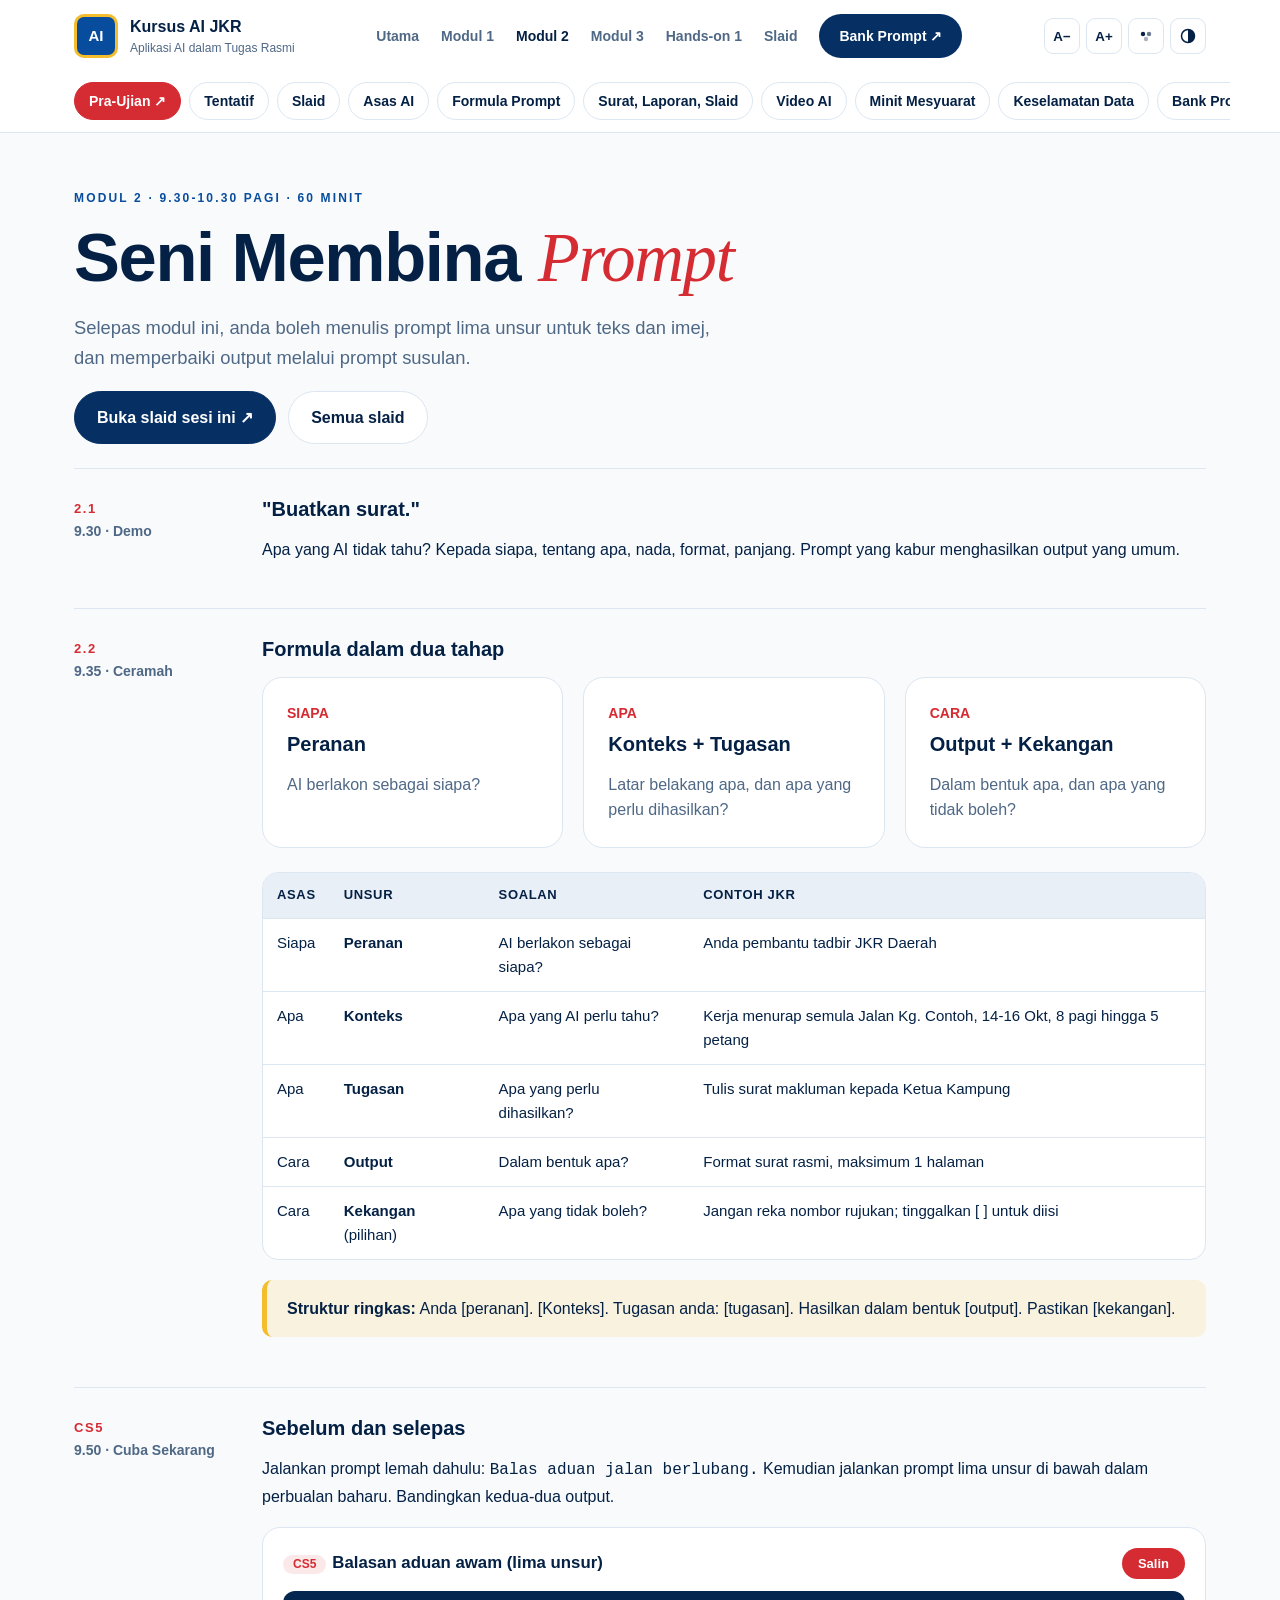
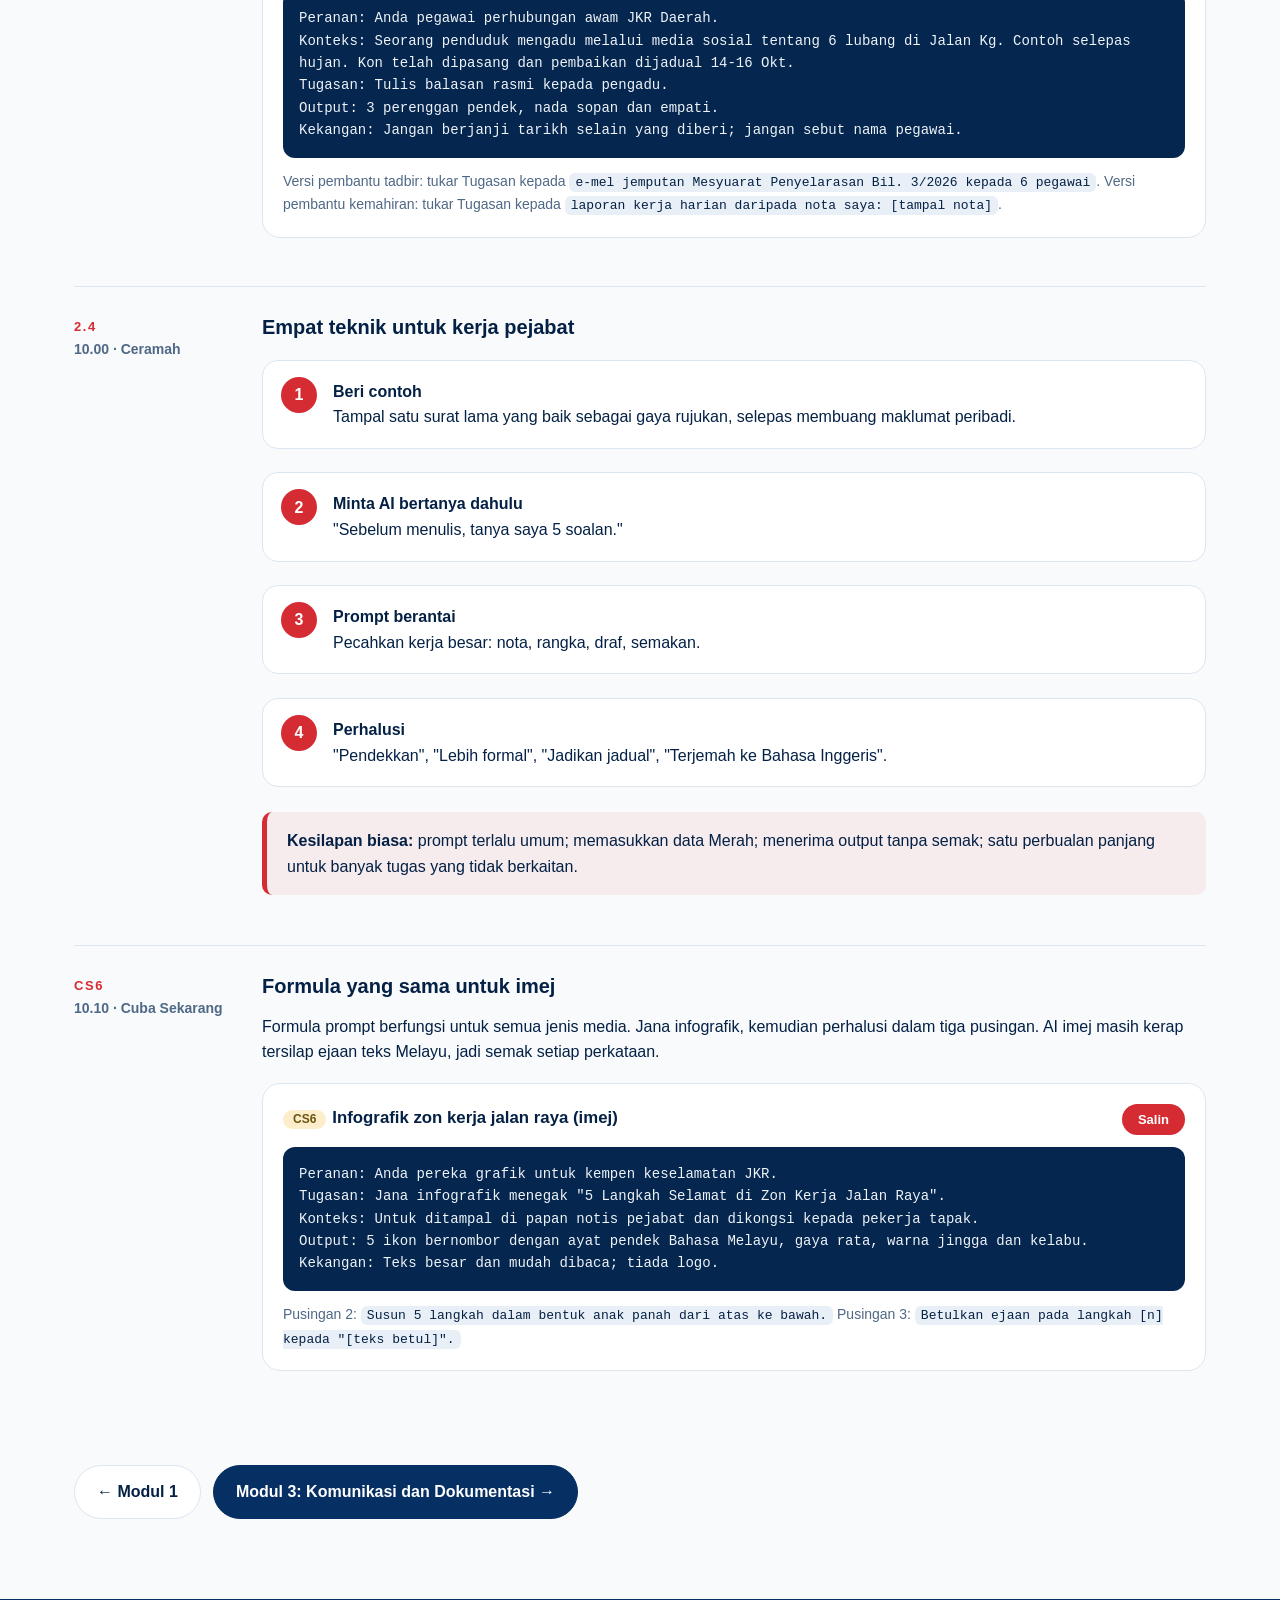
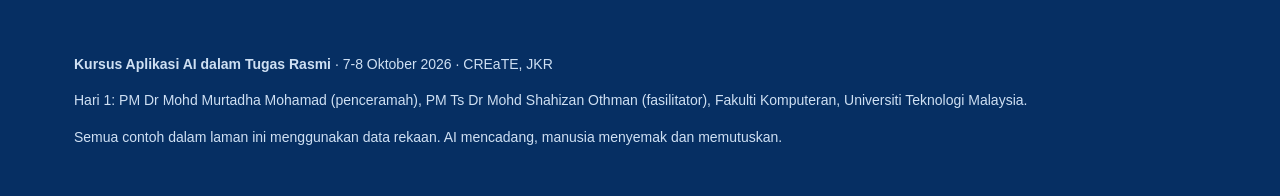
<file: modul-2.html>
<!doctype html>
<html lang="ms">
<head>
<meta charset="utf-8">
<meta name="viewport" content="width=device-width, initial-scale=1">
<title>Modul 2: Seni Membina Prompt | Kursus AI JKR</title>
<meta name="description" content="Modul 2: formula prompt Siapa + Apa + Cara dan Peranan + Konteks + Tugasan + Output, teknik prompt, dan aktiviti sebelum-selepas.">
<link rel="stylesheet" href="assets/style.css">
<script>try{var d=document.documentElement,p=localStorage.getItem("palette"),t=localStorage.getItem("theme");if(p&&p!=="biru")d.dataset.palette=p;if(t)d.dataset.theme=t}catch(e){}</script>
</head>
<body data-page="m2">

<div class="wrap mod-head">
  <p class="eyebrow">Modul 2 &middot; 9.30-10.30 pagi &middot; 60 minit</p>
  <h1>Seni Membina <span class="accent">Prompt</span></h1>
  <p class="lead">Selepas modul ini, anda boleh menulis prompt lima unsur untuk teks dan imej, dan memperbaiki output melalui prompt susulan.</p>
  <div class="btns" style="margin-top:14px"><a class="btn primary" href="slaid/modul-2.html">Buka slaid sesi ini &#8599;</a><a class="btn" href="slaid.html#modul-2">Semua slaid</a></div>
</div>

<div class="wrap">

  <div class="topic">
    <div class="when"><b>2.1</b>9.30 &middot; Demo</div>
    <div>
      <h3>"Buatkan surat."</h3>
      <p>Apa yang AI tidak tahu? Kepada siapa, tentang apa, nada, format, panjang. Prompt yang kabur menghasilkan output yang umum.</p>
    </div>
  </div>

  <div class="topic" id="formula">
    <div class="when"><b>2.2</b>9.35 &middot; Ceramah</div>
    <div>
      <h3>Formula dalam dua tahap</h3>
      <div class="grid g3" style="margin:16px 0 24px">
        <div class="card"><span class="num">SIAPA</span><h3>Peranan</h3><p>AI berlakon sebagai siapa?</p></div>
        <div class="card"><span class="num">APA</span><h3>Konteks + Tugasan</h3><p>Latar belakang apa, dan apa yang perlu dihasilkan?</p></div>
        <div class="card"><span class="num">CARA</span><h3>Output + Kekangan</h3><p>Dalam bentuk apa, dan apa yang tidak boleh?</p></div>
      </div>
      <div class="table-wrap">
        <table>
          <thead><tr><th>Asas</th><th>Unsur</th><th>Soalan</th><th>Contoh JKR</th></tr></thead>
          <tbody>
            <tr><td>Siapa</td><td><b>Peranan</b></td><td>AI berlakon sebagai siapa?</td><td>Anda pembantu tadbir JKR Daerah</td></tr>
            <tr><td>Apa</td><td><b>Konteks</b></td><td>Apa yang AI perlu tahu?</td><td>Kerja menurap semula Jalan Kg. Contoh, 14-16 Okt, 8 pagi hingga 5 petang</td></tr>
            <tr><td>Apa</td><td><b>Tugasan</b></td><td>Apa yang perlu dihasilkan?</td><td>Tulis surat makluman kepada Ketua Kampung</td></tr>
            <tr><td>Cara</td><td><b>Output</b></td><td>Dalam bentuk apa?</td><td>Format surat rasmi, maksimum 1 halaman</td></tr>
            <tr><td>Cara</td><td><b>Kekangan</b> (pilihan)</td><td>Apa yang tidak boleh?</td><td>Jangan reka nombor rujukan; tinggalkan [ ] untuk diisi</td></tr>
          </tbody>
        </table>
      </div>
      <div class="callout"><b>Struktur ringkas:</b> Anda [peranan]. [Konteks]. Tugasan anda: [tugasan]. Hasilkan dalam bentuk [output]. Pastikan [kekangan].</div>
    </div>
  </div>

  <div class="topic">
    <div class="when"><b>CS5</b>9.50 &middot; Cuba Sekarang</div>
    <div>
      <h3>Sebelum dan selepas</h3>
      <p>Jalankan prompt lemah dahulu: <code>Balas aduan jalan berlubang.</code> Kemudian jalankan prompt lima unsur di bawah dalam perbualan baharu. Bandingkan kedua-dua output.</p>
      <div class="prompt" id="cs5" data-cat="m2 teks">
        <div class="prompt-head"><h3><span class="tag cs">CS5</span>Balasan aduan awam (lima unsur)</h3></div>
<pre>Peranan: Anda pegawai perhubungan awam JKR Daerah.
Konteks: Seorang penduduk mengadu melalui media sosial tentang 6 lubang di Jalan Kg. Contoh selepas hujan. Kon telah dipasang dan pembaikan dijadual 14-16 Okt.
Tugasan: Tulis balasan rasmi kepada pengadu.
Output: 3 perenggan pendek, nada sopan dan empati.
Kekangan: Jangan berjanji tarikh selain yang diberi; jangan sebut nama pegawai.</pre>
        <p class="follow">Versi pembantu tadbir: tukar Tugasan kepada <code>e-mel jemputan Mesyuarat Penyelarasan Bil. 3/2026 kepada 6 pegawai</code>. Versi pembantu kemahiran: tukar Tugasan kepada <code>laporan kerja harian daripada nota saya: [tampal nota]</code>.</p>
      </div>
    </div>
  </div>

  <div class="topic">
    <div class="when"><b>2.4</b>10.00 &middot; Ceramah</div>
    <div>
      <h3>Empat teknik untuk kerja pejabat</h3>
      <ol class="steps">
        <li><b>Beri contoh</b>Tampal satu surat lama yang baik sebagai gaya rujukan, selepas membuang maklumat peribadi.</li>
        <li><b>Minta AI bertanya dahulu</b>"Sebelum menulis, tanya saya 5 soalan."</li>
        <li><b>Prompt berantai</b>Pecahkan kerja besar: nota, rangka, draf, semakan.</li>
        <li><b>Perhalusi</b>"Pendekkan", "Lebih formal", "Jadikan jadual", "Terjemah ke Bahasa Inggeris".</li>
      </ol>
      <div class="callout red"><b>Kesilapan biasa:</b> prompt terlalu umum; memasukkan data Merah; menerima output tanpa semak; satu perbualan panjang untuk banyak tugas yang tidak berkaitan.</div>
    </div>
  </div>

  <div class="topic">
    <div class="when"><b>CS6</b>10.10 &middot; Cuba Sekarang</div>
    <div>
      <h3>Formula yang sama untuk imej</h3>
      <p>Formula prompt berfungsi untuk semua jenis media. Jana infografik, kemudian perhalusi dalam tiga pusingan. AI imej masih kerap tersilap ejaan teks Melayu, jadi semak setiap perkataan.</p>
      <div class="prompt" id="cs6" data-cat="m2 imej">
        <div class="prompt-head"><h3><span class="tag kreatif">CS6</span>Infografik zon kerja jalan raya (imej)</h3></div>
<pre>Peranan: Anda pereka grafik untuk kempen keselamatan JKR.
Tugasan: Jana infografik menegak "5 Langkah Selamat di Zon Kerja Jalan Raya".
Konteks: Untuk ditampal di papan notis pejabat dan dikongsi kepada pekerja tapak.
Output: 5 ikon bernombor dengan ayat pendek Bahasa Melayu, gaya rata, warna jingga dan kelabu.
Kekangan: Teks besar dan mudah dibaca; tiada logo.</pre>
        <p class="follow">Pusingan 2: <code>Susun 5 langkah dalam bentuk anak panah dari atas ke bawah.</code> Pusingan 3: <code>Betulkan ejaan pada langkah [n] kepada "[teks betul]".</code></p>
      </div>
    </div>
  </div>

  <div class="btns" style="padding:20px 0 40px"><a class="btn" href="modul-1.html">&larr; Modul 1</a><a class="btn primary" href="modul-3.html">Modul 3: Komunikasi dan Dokumentasi &rarr;</a></div>
</div>

<script src="assets/app.js"></script>
</body>
</html>
</file>
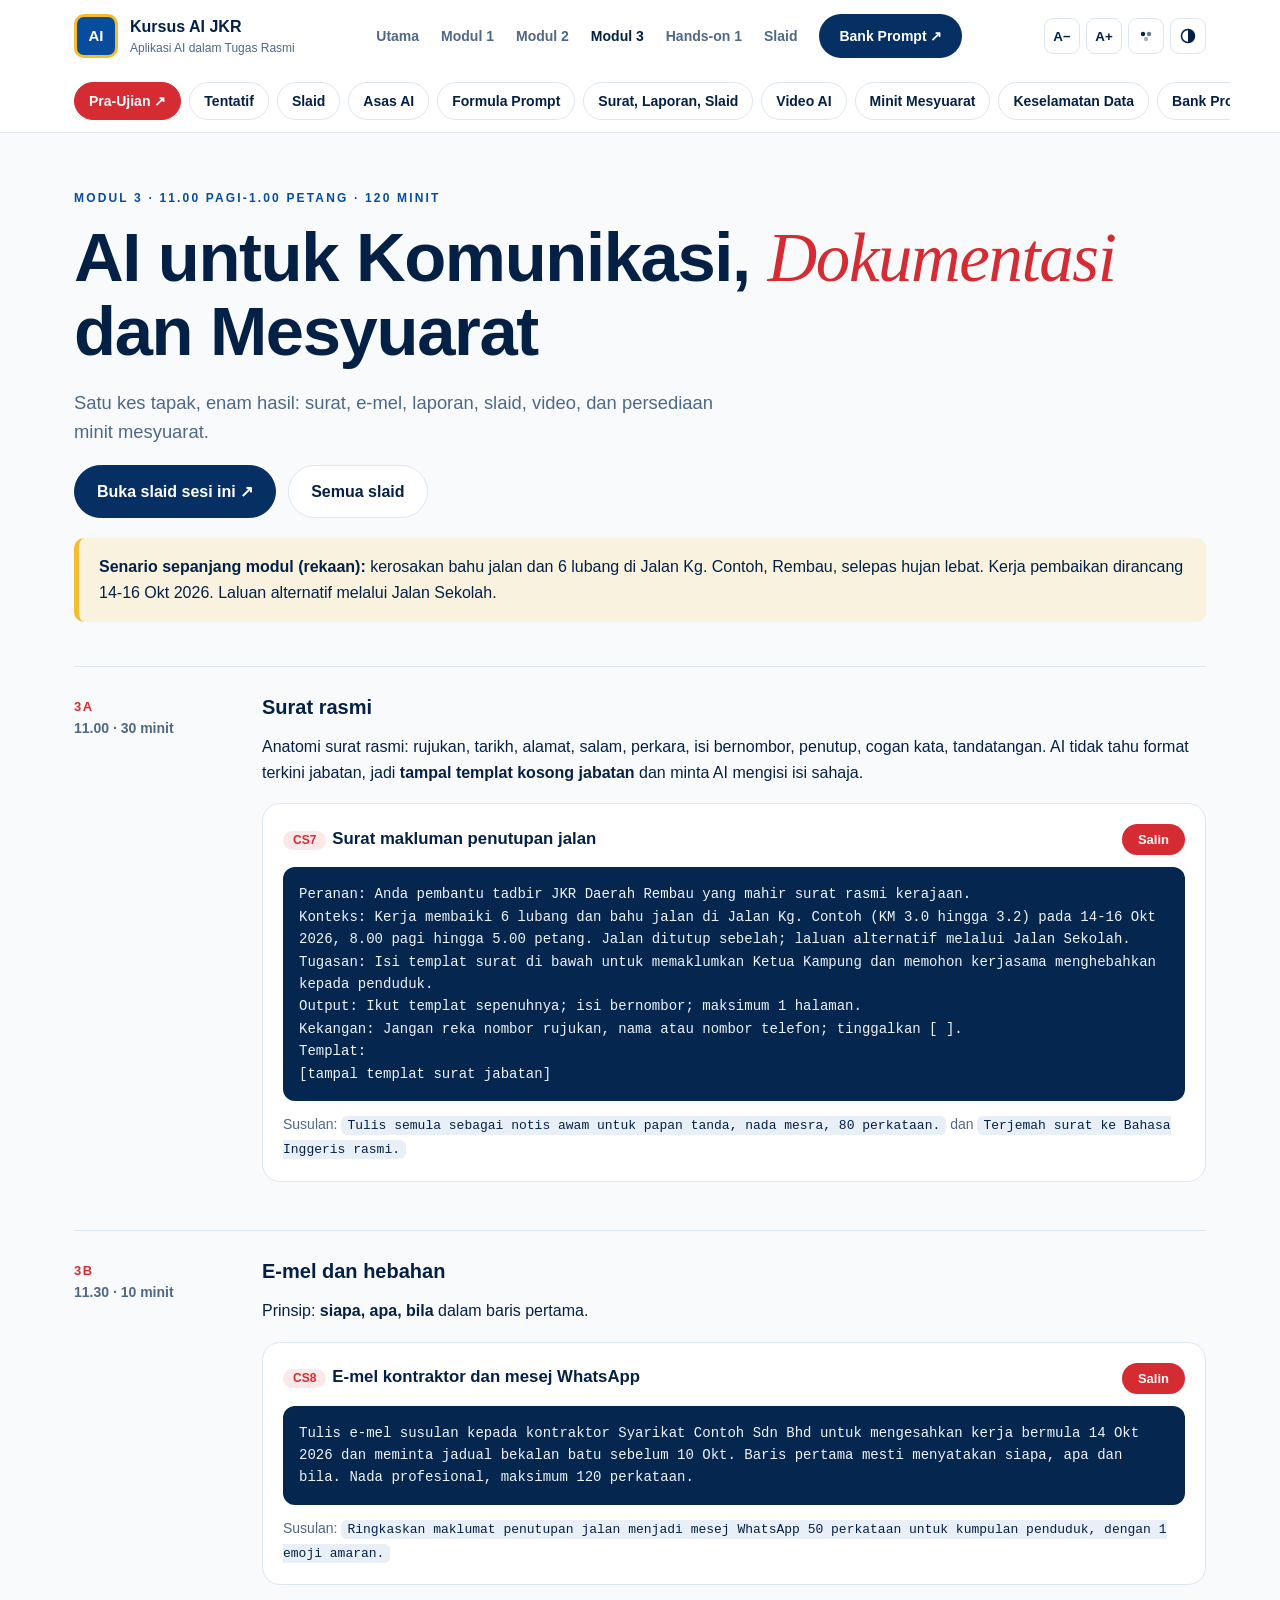
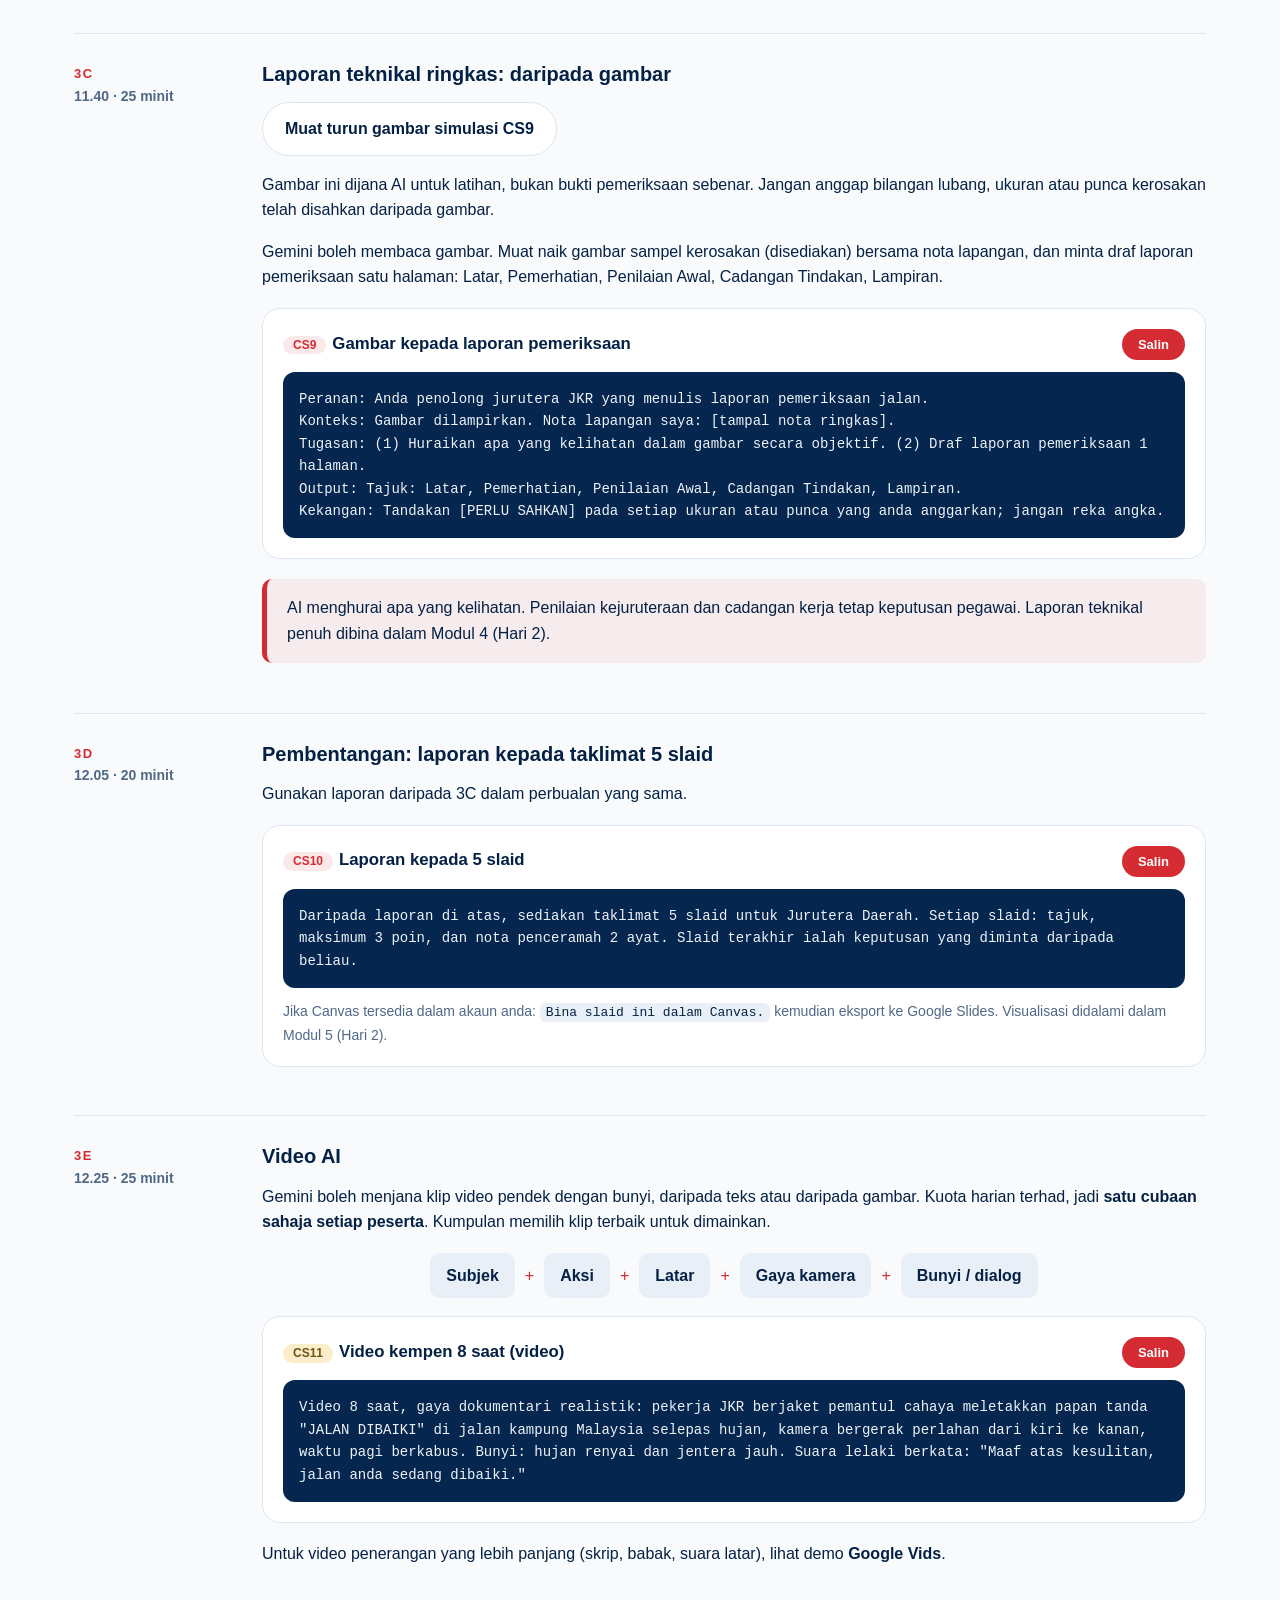
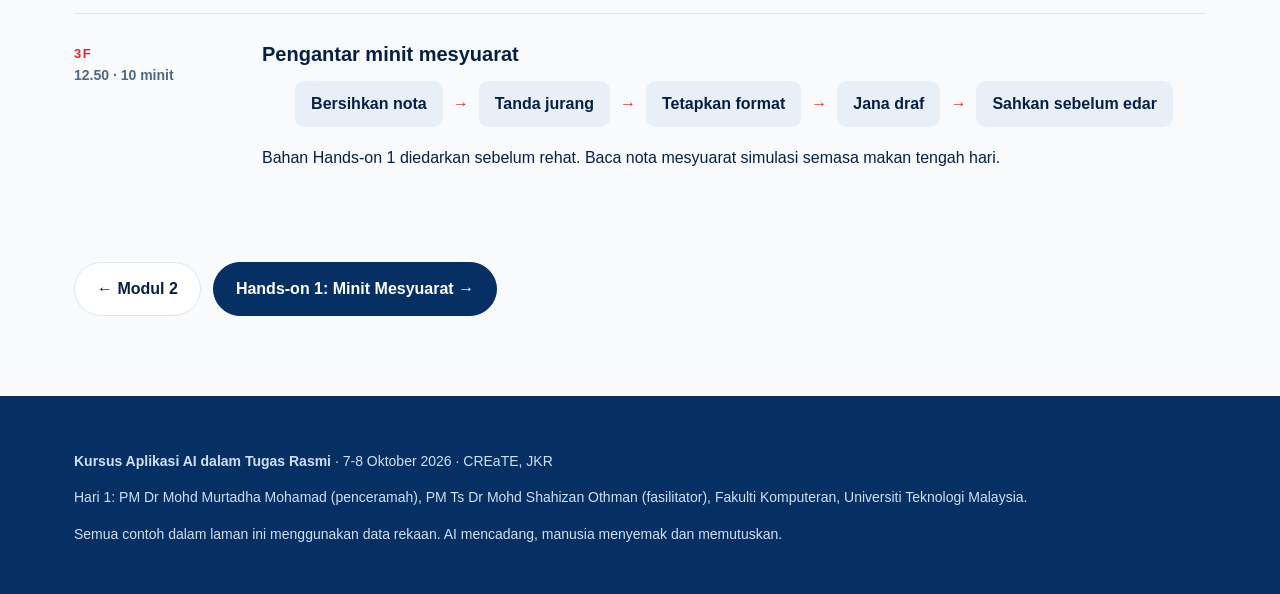
<file: modul-3.html>
<!doctype html>
<html lang="ms">
<head>
<meta charset="utf-8">
<meta name="viewport" content="width=device-width, initial-scale=1">
<title>Modul 3: Komunikasi dan Dokumentasi | Kursus AI JKR</title>
<meta name="description" content="Modul 3: AI untuk surat rasmi, e-mel, laporan pemeriksaan, slaid taklimat, video AI dan aliran kerja minit mesyuarat.">
<link rel="stylesheet" href="assets/style.css">
<script>try{var d=document.documentElement,p=localStorage.getItem("palette"),t=localStorage.getItem("theme");if(p&&p!=="biru")d.dataset.palette=p;if(t)d.dataset.theme=t}catch(e){}</script>
</head>
<body data-page="m3">

<div class="wrap mod-head">
  <p class="eyebrow">Modul 3 &middot; 11.00 pagi-1.00 petang &middot; 120 minit</p>
  <h1>AI untuk Komunikasi, <span class="accent">Dokumentasi</span> dan Mesyuarat</h1>
  <p class="lead">Satu kes tapak, enam hasil: surat, e-mel, laporan, slaid, video, dan persediaan minit mesyuarat.</p>
  <div class="btns" style="margin-top:14px"><a class="btn primary" href="slaid/modul-3.html">Buka slaid sesi ini &#8599;</a><a class="btn" href="slaid.html#modul-3">Semua slaid</a></div>
  <div class="callout"><b>Senario sepanjang modul (rekaan):</b> kerosakan bahu jalan dan 6 lubang di Jalan Kg. Contoh, Rembau, selepas hujan lebat. Kerja pembaikan dirancang 14-16 Okt 2026. Laluan alternatif melalui Jalan Sekolah.</div>
</div>

<div class="wrap">

  <div class="topic" id="surat">
    <div class="when"><b>3A</b>11.00 &middot; 30 minit</div>
    <div>
      <h3>Surat rasmi</h3>
      <p>Anatomi surat rasmi: rujukan, tarikh, alamat, salam, perkara, isi bernombor, penutup, cogan kata, tandatangan. AI tidak tahu format terkini jabatan, jadi <b>tampal templat kosong jabatan</b> dan minta AI mengisi isi sahaja.</p>
      <div class="prompt" id="cs7" data-cat="m3 teks">
        <div class="prompt-head"><h3><span class="tag cs">CS7</span>Surat makluman penutupan jalan</h3></div>
<pre>Peranan: Anda pembantu tadbir JKR Daerah Rembau yang mahir surat rasmi kerajaan.
Konteks: Kerja membaiki 6 lubang dan bahu jalan di Jalan Kg. Contoh (KM 3.0 hingga 3.2) pada 14-16 Okt 2026, 8.00 pagi hingga 5.00 petang. Jalan ditutup sebelah; laluan alternatif melalui Jalan Sekolah.
Tugasan: Isi templat surat di bawah untuk memaklumkan Ketua Kampung dan memohon kerjasama menghebahkan kepada penduduk.
Output: Ikut templat sepenuhnya; isi bernombor; maksimum 1 halaman.
Kekangan: Jangan reka nombor rujukan, nama atau nombor telefon; tinggalkan [ ].
Templat:
[tampal templat surat jabatan]</pre>
        <p class="follow">Susulan: <code>Tulis semula sebagai notis awam untuk papan tanda, nada mesra, 80 perkataan.</code> dan <code>Terjemah surat ke Bahasa Inggeris rasmi.</code></p>
      </div>
    </div>
  </div>

  <div class="topic">
    <div class="when"><b>3B</b>11.30 &middot; 10 minit</div>
    <div>
      <h3>E-mel dan hebahan</h3>
      <p>Prinsip: <b>siapa, apa, bila</b> dalam baris pertama.</p>
      <div class="prompt" id="cs8" data-cat="m3 teks">
        <div class="prompt-head"><h3><span class="tag cs">CS8</span>E-mel kontraktor dan mesej WhatsApp</h3></div>
<pre>Tulis e-mel susulan kepada kontraktor Syarikat Contoh Sdn Bhd untuk mengesahkan kerja bermula 14 Okt 2026 dan meminta jadual bekalan batu sebelum 10 Okt. Baris pertama mesti menyatakan siapa, apa dan bila. Nada profesional, maksimum 120 perkataan.</pre>
        <p class="follow">Susulan: <code>Ringkaskan maklumat penutupan jalan menjadi mesej WhatsApp 50 perkataan untuk kumpulan penduduk, dengan 1 emoji amaran.</code></p>
      </div>
    </div>
  </div>

  <div class="topic" id="laporan">
    <div class="when"><b>3C</b>11.40 &middot; 25 minit</div>
    <div>
      <h3>Laporan teknikal ringkas: daripada gambar</h3>
      <p><a class="btn" href="slaid/img/m3-09-sampel-jalan-rosak.jpg" download>Muat turun gambar simulasi CS9</a></p>
      <p class="small">Gambar ini dijana AI untuk latihan, bukan bukti pemeriksaan sebenar. Jangan anggap bilangan lubang, ukuran atau punca kerosakan telah disahkan daripada gambar.</p>
      <p>Gemini boleh membaca gambar. Muat naik gambar sampel kerosakan (disediakan) bersama nota lapangan, dan minta draf laporan pemeriksaan satu halaman: Latar, Pemerhatian, Penilaian Awal, Cadangan Tindakan, Lampiran.</p>
      <div class="prompt" id="cs9" data-cat="m3 teks gambar">
        <div class="prompt-head"><h3><span class="tag cs">CS9</span>Gambar kepada laporan pemeriksaan</h3></div>
<pre>Peranan: Anda penolong jurutera JKR yang menulis laporan pemeriksaan jalan.
Konteks: Gambar dilampirkan. Nota lapangan saya: [tampal nota ringkas].
Tugasan: (1) Huraikan apa yang kelihatan dalam gambar secara objektif. (2) Draf laporan pemeriksaan 1 halaman.
Output: Tajuk: Latar, Pemerhatian, Penilaian Awal, Cadangan Tindakan, Lampiran.
Kekangan: Tandakan [PERLU SAHKAN] pada setiap ukuran atau punca yang anda anggarkan; jangan reka angka.</pre>
      </div>
      <div class="callout red">AI menghurai apa yang kelihatan. Penilaian kejuruteraan dan cadangan kerja tetap keputusan pegawai. Laporan teknikal penuh dibina dalam Modul 4 (Hari 2).</div>
    </div>
  </div>

  <div class="topic" id="slaid">
    <div class="when"><b>3D</b>12.05 &middot; 20 minit</div>
    <div>
      <h3>Pembentangan: laporan kepada taklimat 5 slaid</h3>
      <p>Gunakan laporan daripada 3C dalam perbualan yang sama.</p>
      <div class="prompt" id="cs10" data-cat="m3 slaid">
        <div class="prompt-head"><h3><span class="tag cs">CS10</span>Laporan kepada 5 slaid</h3></div>
<pre>Daripada laporan di atas, sediakan taklimat 5 slaid untuk Jurutera Daerah. Setiap slaid: tajuk, maksimum 3 poin, dan nota penceramah 2 ayat. Slaid terakhir ialah keputusan yang diminta daripada beliau.</pre>
        <p class="follow">Jika Canvas tersedia dalam akaun anda: <code>Bina slaid ini dalam Canvas.</code> kemudian eksport ke Google Slides. Visualisasi didalami dalam Modul 5 (Hari 2).</p>
      </div>
    </div>
  </div>

  <div class="topic" id="video">
    <div class="when"><b>3E</b>12.25 &middot; 25 minit</div>
    <div>
      <h3>Video AI</h3>
      <p>Gemini boleh menjana klip video pendek dengan bunyi, daripada teks atau daripada gambar. Kuota harian terhad, jadi <b>satu cubaan sahaja setiap peserta</b>. Kumpulan memilih klip terbaik untuk dimainkan.</p>
      <div class="flow" style="margin:18px 0"><span>Subjek</span><i>+</i><span>Aksi</span><i>+</i><span>Latar</span><i>+</i><span>Gaya kamera</span><i>+</i><span>Bunyi / dialog</span></div>
      <div class="prompt" id="cs11" data-cat="m3 video">
        <div class="prompt-head"><h3><span class="tag kreatif">CS11</span>Video kempen 8 saat (video)</h3></div>
<pre>Video 8 saat, gaya dokumentari realistik: pekerja JKR berjaket pemantul cahaya meletakkan papan tanda "JALAN DIBAIKI" di jalan kampung Malaysia selepas hujan, kamera bergerak perlahan dari kiri ke kanan, waktu pagi berkabus. Bunyi: hujan renyai dan jentera jauh. Suara lelaki berkata: "Maaf atas kesulitan, jalan anda sedang dibaiki."</pre>
      </div>
      <p>Untuk video penerangan yang lebih panjang (skrip, babak, suara latar), lihat demo <b>Google Vids</b>.</p>
    </div>
  </div>

  <div class="topic">
    <div class="when"><b>3F</b>12.50 &middot; 10 minit</div>
    <div>
      <h3>Pengantar minit mesyuarat</h3>
      <div class="flow" style="margin:12px 0 18px"><span>Bersihkan nota</span><i>&rarr;</i><span>Tanda jurang</span><i>&rarr;</i><span>Tetapkan format</span><i>&rarr;</i><span>Jana draf</span><i>&rarr;</i><span>Sahkan sebelum edar</span></div>
      <p>Bahan Hands-on 1 diedarkan sebelum rehat. Baca nota mesyuarat simulasi semasa makan tengah hari.</p>
    </div>
  </div>

  <div class="btns" style="padding:20px 0 40px"><a class="btn" href="modul-2.html">&larr; Modul 2</a><a class="btn primary" href="hands-on.html">Hands-on 1: Minit Mesyuarat &rarr;</a></div>
</div>

<script src="assets/app.js"></script>
</body>
</html>
</file>
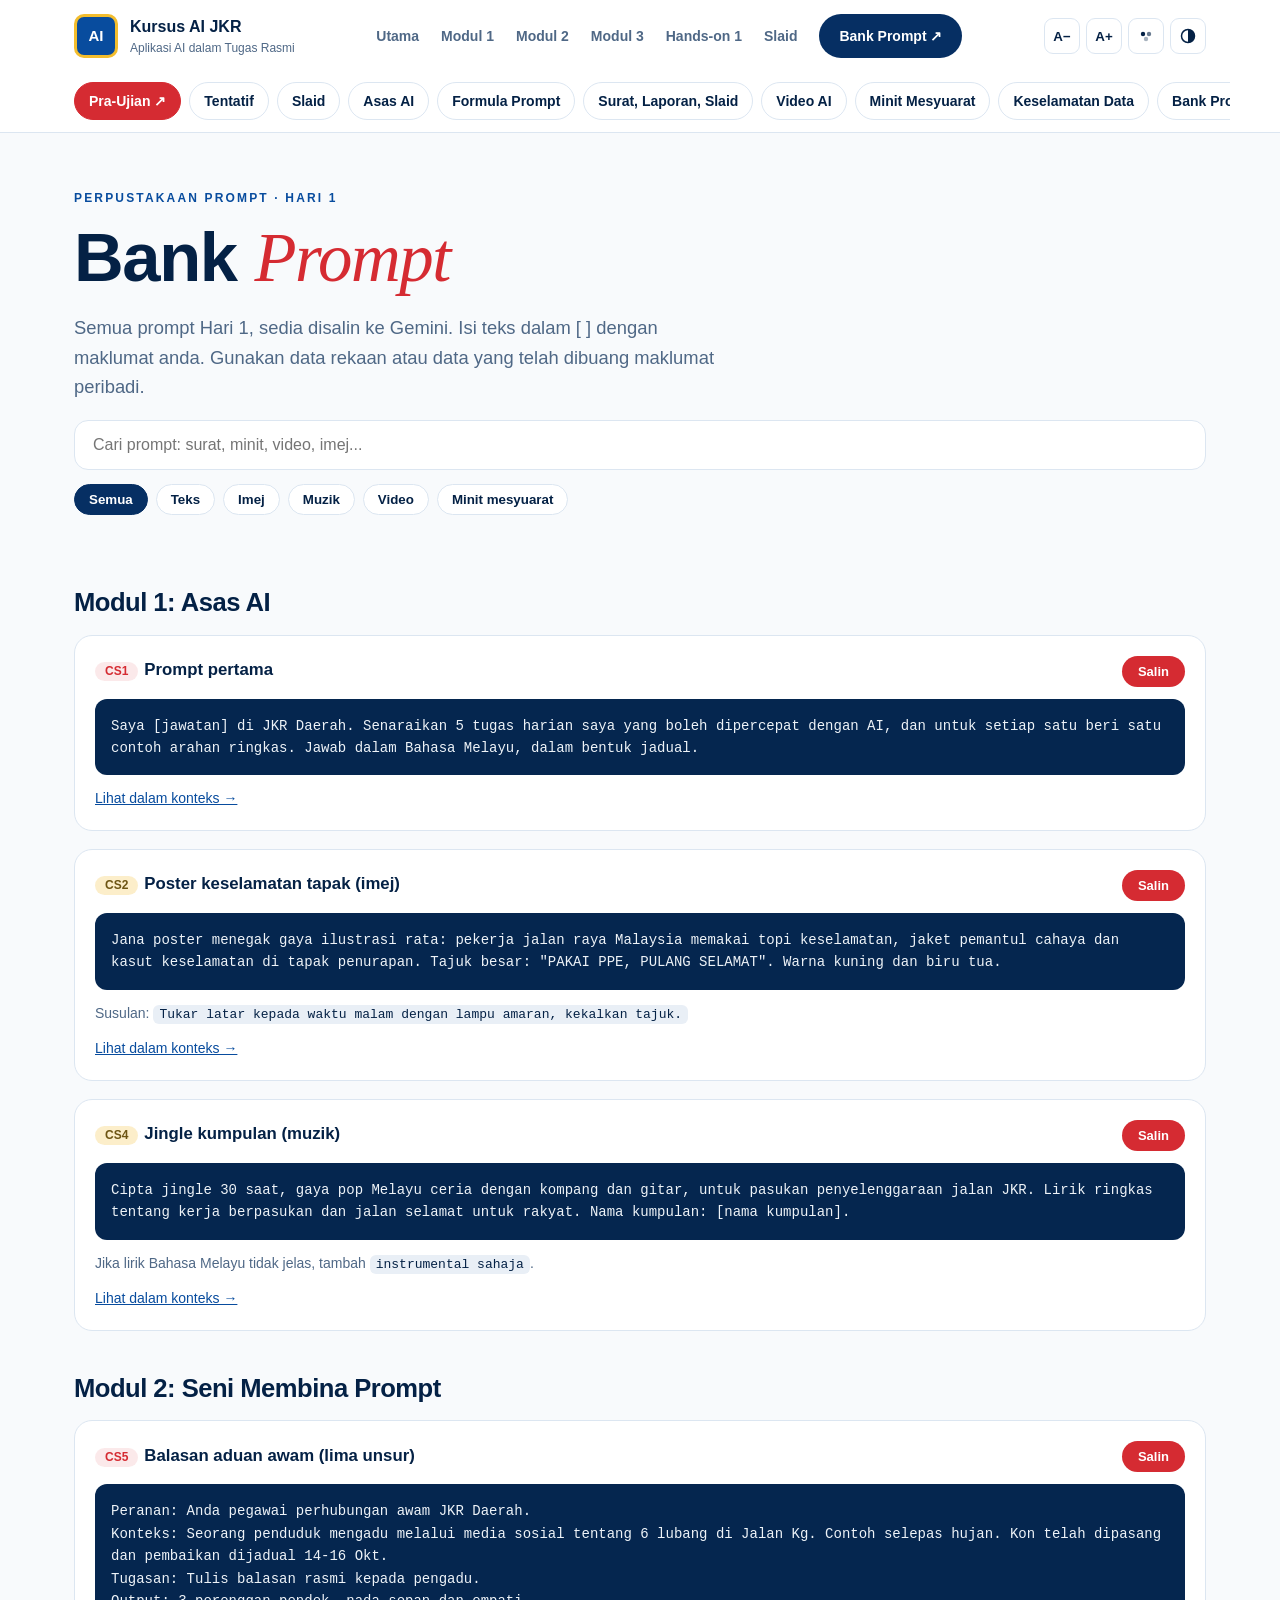
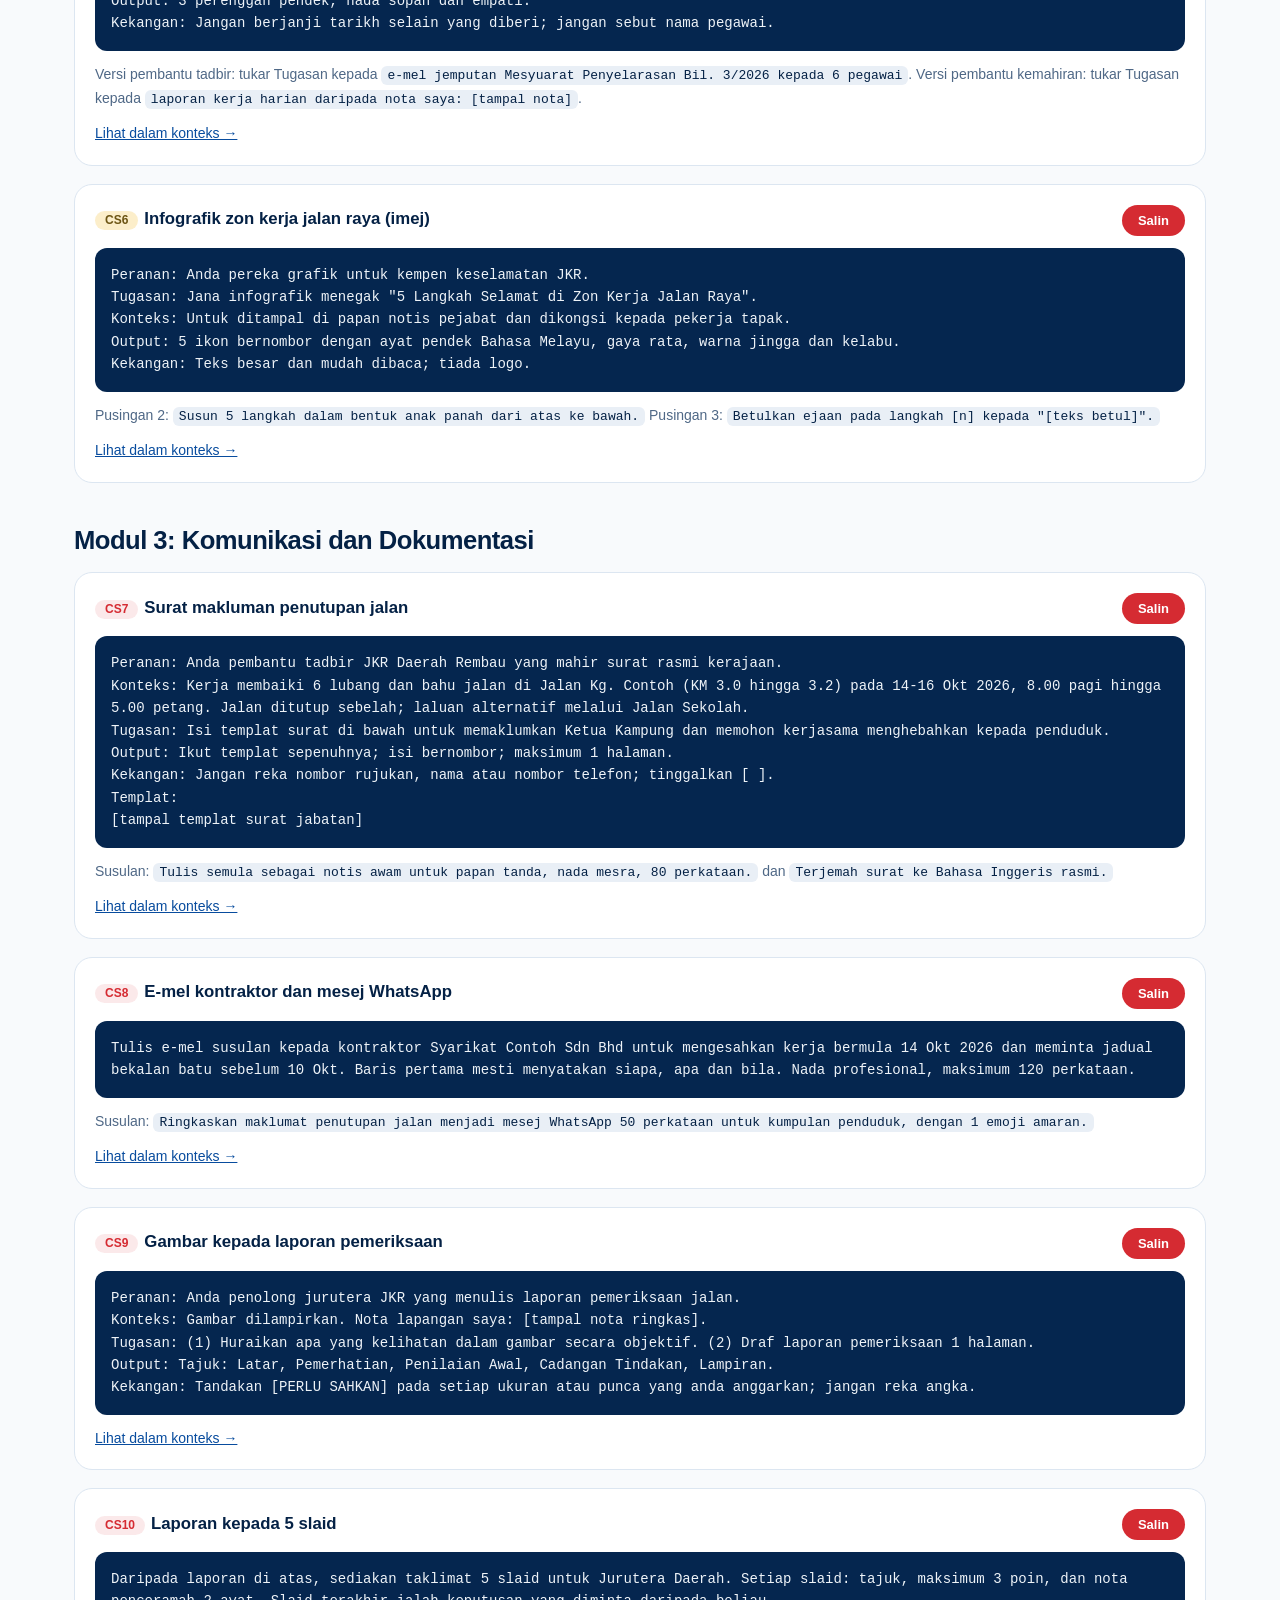
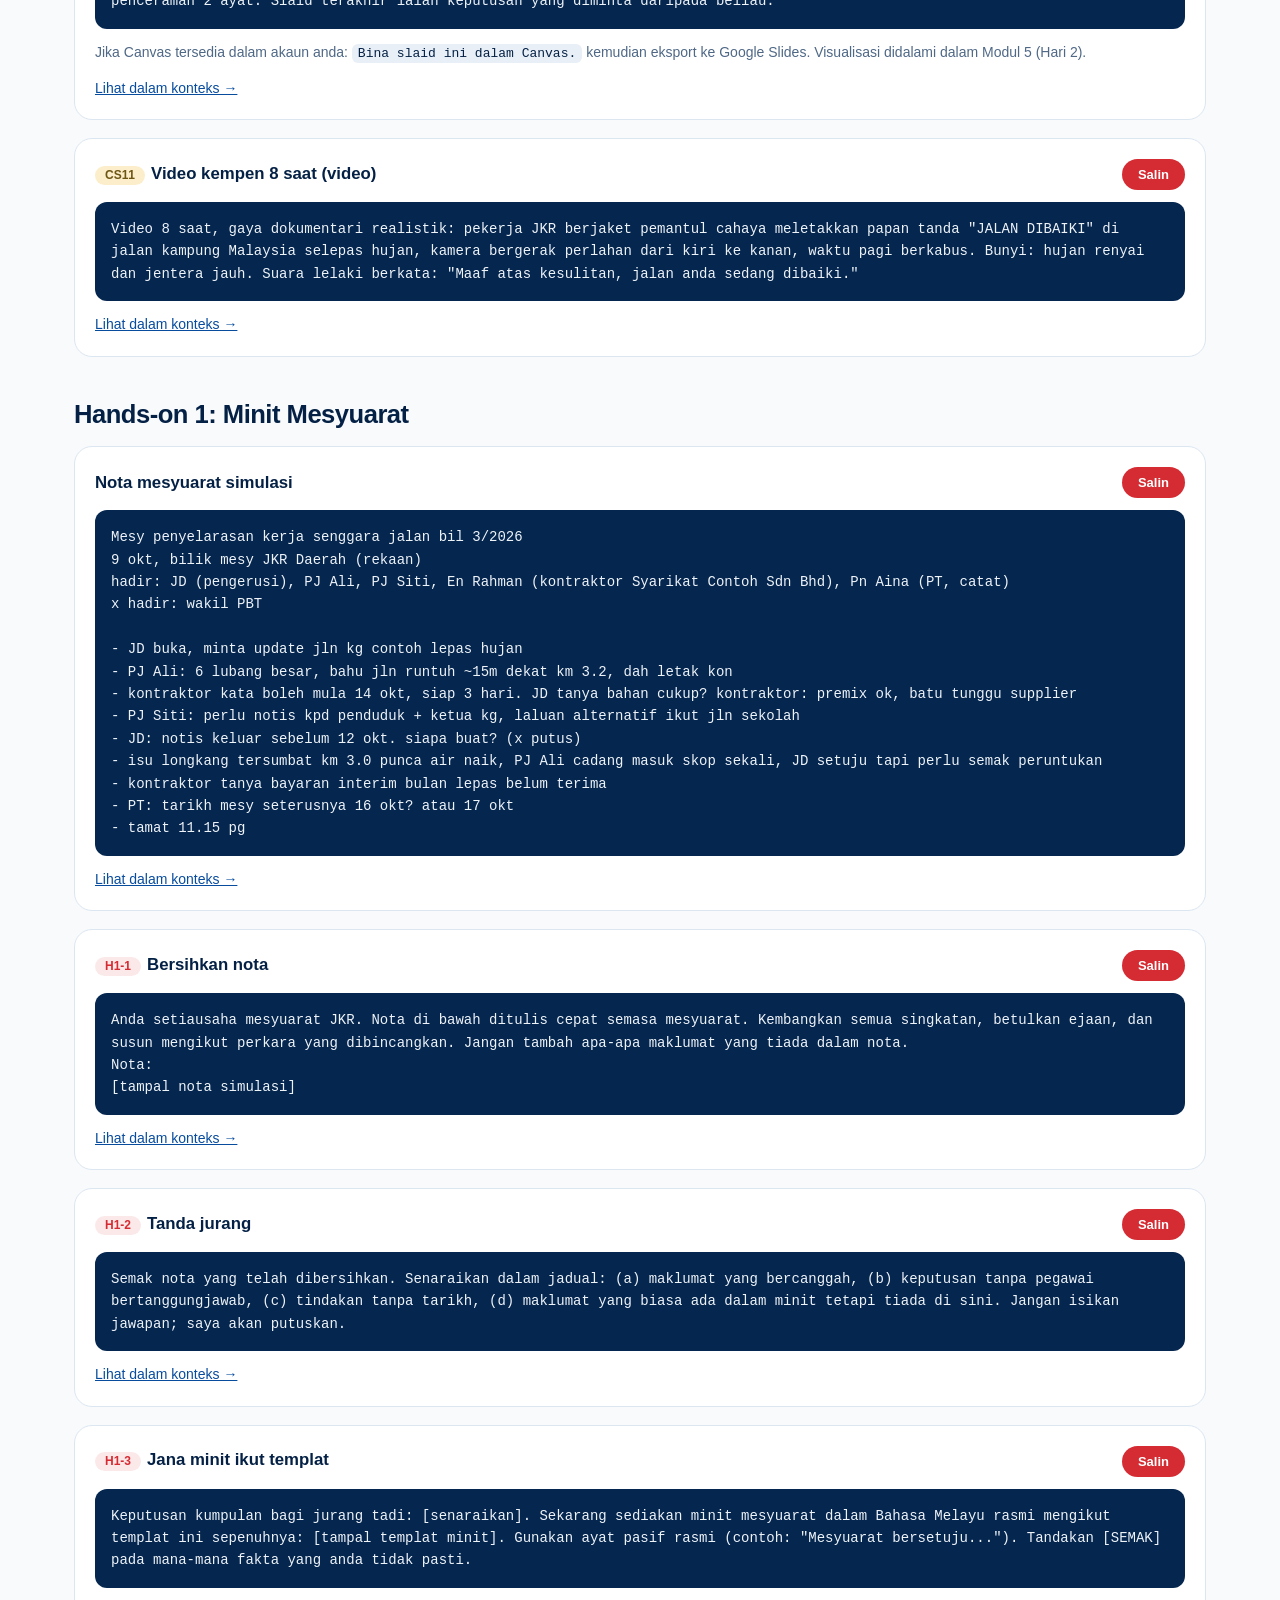
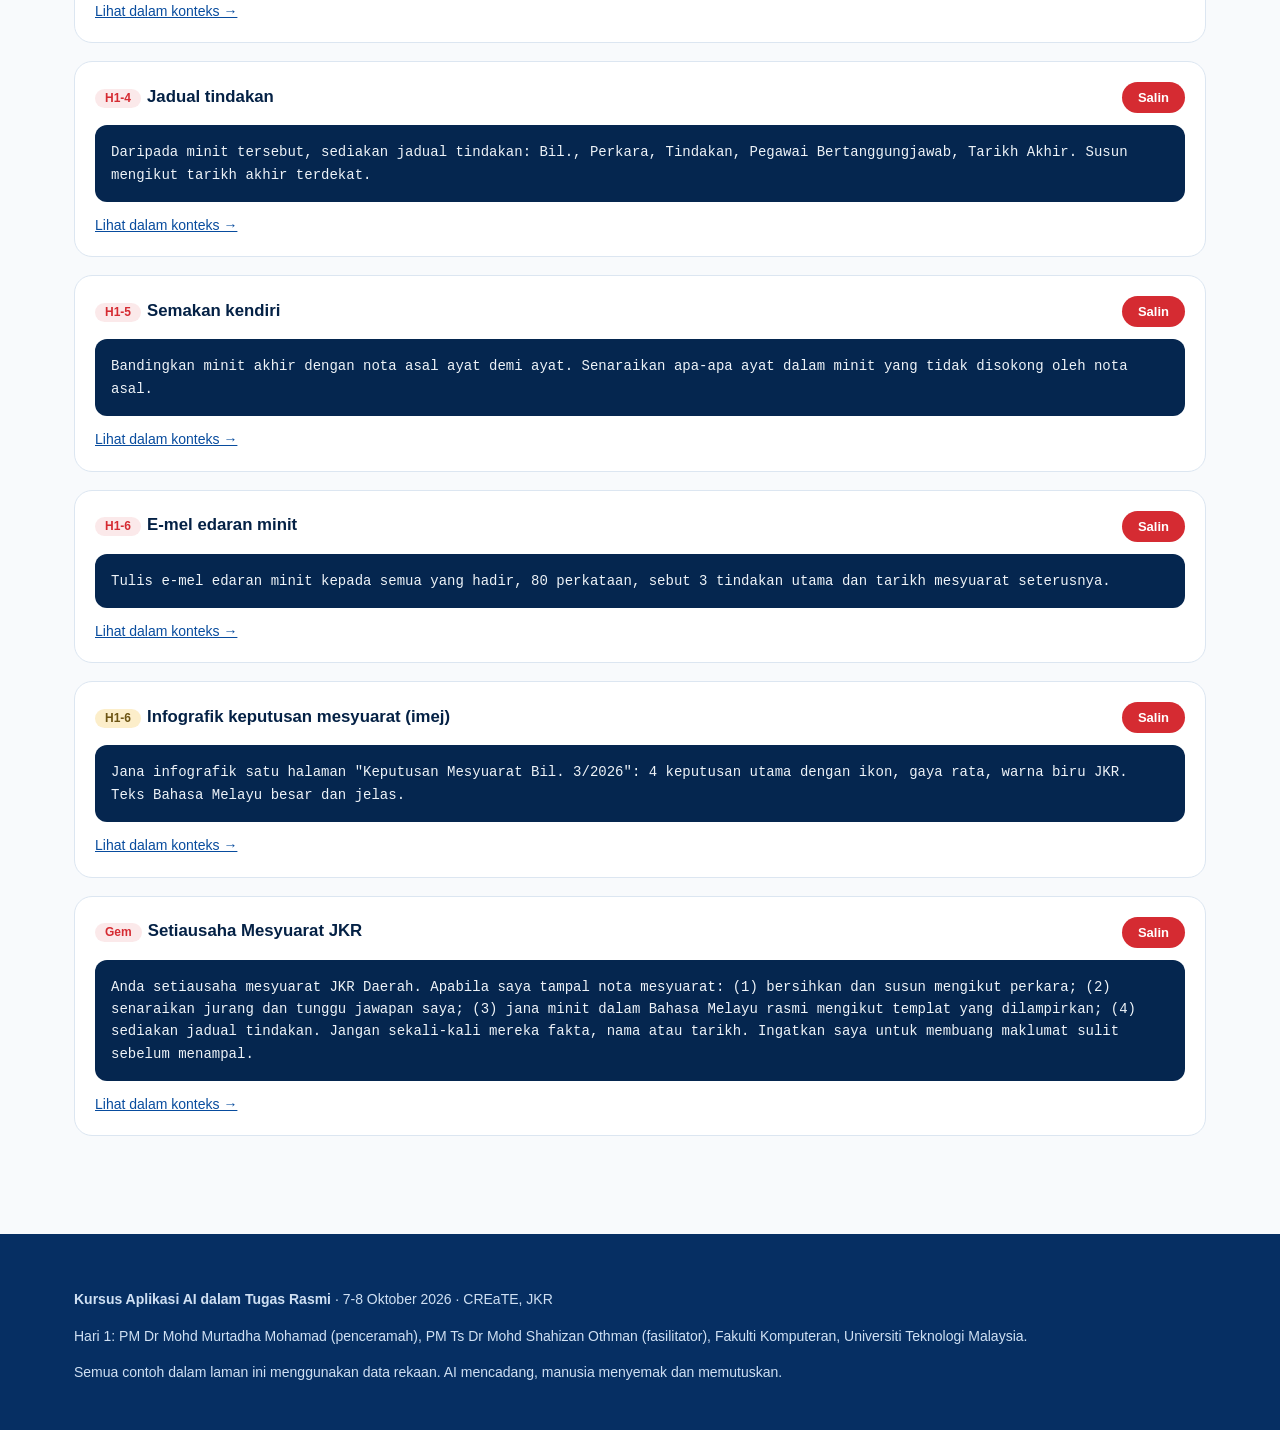
<file: prompt.html>
<!doctype html>
<html lang="ms">
<head>
<meta charset="utf-8">
<meta name="viewport" content="width=device-width, initial-scale=1">
<title>Bank Prompt | Kursus AI JKR</title>
<meta name="description" content="Semua prompt Hari 1 Kursus Aplikasi AI dalam Tugas Rasmi, sedia disalin ke Gemini.">
<link rel="stylesheet" href="assets/style.css">
<script>try{var d=document.documentElement,p=localStorage.getItem("palette"),t=localStorage.getItem("theme");if(p&&p!=="biru")d.dataset.palette=p;if(t)d.dataset.theme=t}catch(e){}</script>
</head>
<body data-page="prompt">
<!-- Fail ini dijana oleh build.py. Sunting prompt dalam halaman modul, bukan di sini. -->

<div class="wrap mod-head">
  <p class="eyebrow">Perpustakaan prompt &middot; Hari 1</p>
  <h1>Bank <span class="accent">Prompt</span></h1>
  <p class="lead">Semua prompt Hari 1, sedia disalin ke Gemini. Isi teks dalam [ ] dengan maklumat anda. Gunakan data rekaan atau data yang telah dibuang maklumat peribadi.</p>
  <input id="q" class="search" type="search" placeholder="Cari prompt: surat, minit, video, imej..." aria-label="Cari prompt">
  <div class="filters">
    <button type="button" class="on" data-cat="semua">Semua</button>
    <button type="button" data-cat="teks">Teks</button>
    <button type="button" data-cat="imej">Imej</button>
    <button type="button" data-cat="muzik">Muzik</button>
    <button type="button" data-cat="video">Video</button>
    <button type="button" data-cat="h1">Minit mesyuarat</button>
  </div>
  <p class="empty">Tiada prompt sepadan. Cuba perkataan lain.</p>
</div>

<div class="wrap" style="padding-bottom:40px">
<h2 style="font-size:1.6rem;margin-top:44px">Modul 1: Asas AI</h2>
<div class="prompt" id="b-cs1" data-cat="m1 teks">
        <div class="prompt-head"><h3><span class="tag cs">CS1</span>Prompt pertama</h3></div>
<pre>Saya [jawatan] di JKR Daerah. Senaraikan 5 tugas harian saya yang boleh dipercepat dengan AI, dan untuk setiap satu beri satu contoh arahan ringkas. Jawab dalam Bahasa Melayu, dalam bentuk jadual.</pre>
      <p class="follow"><a href="modul-1.html#cs1">Lihat dalam konteks &rarr;</a></p></div>
<div class="prompt" id="b-cs2" data-cat="m1 imej">
        <div class="prompt-head"><h3><span class="tag kreatif">CS2</span>Poster keselamatan tapak (imej)</h3></div>
<pre>Jana poster menegak gaya ilustrasi rata: pekerja jalan raya Malaysia memakai topi keselamatan, jaket pemantul cahaya dan kasut keselamatan di tapak penurapan. Tajuk besar: "PAKAI PPE, PULANG SELAMAT". Warna kuning dan biru tua.</pre>
        <p class="follow">Susulan: <code>Tukar latar kepada waktu malam dengan lampu amaran, kekalkan tajuk.</code></p>
      <p class="follow"><a href="modul-1.html#cs2">Lihat dalam konteks &rarr;</a></p></div>
<div class="prompt" id="b-cs4" data-cat="m1 muzik">
        <div class="prompt-head"><h3><span class="tag kreatif">CS4</span>Jingle kumpulan (muzik)</h3></div>
<pre>Cipta jingle 30 saat, gaya pop Melayu ceria dengan kompang dan gitar, untuk pasukan penyelenggaraan jalan JKR. Lirik ringkas tentang kerja berpasukan dan jalan selamat untuk rakyat. Nama kumpulan: [nama kumpulan].</pre>
        <p class="follow">Jika lirik Bahasa Melayu tidak jelas, tambah <code>instrumental sahaja</code>.</p>
      <p class="follow"><a href="modul-1.html#cs4">Lihat dalam konteks &rarr;</a></p></div>
<h2 style="font-size:1.6rem;margin-top:44px">Modul 2: Seni Membina Prompt</h2>
<div class="prompt" id="b-cs5" data-cat="m2 teks">
        <div class="prompt-head"><h3><span class="tag cs">CS5</span>Balasan aduan awam (lima unsur)</h3></div>
<pre>Peranan: Anda pegawai perhubungan awam JKR Daerah.
Konteks: Seorang penduduk mengadu melalui media sosial tentang 6 lubang di Jalan Kg. Contoh selepas hujan. Kon telah dipasang dan pembaikan dijadual 14-16 Okt.
Tugasan: Tulis balasan rasmi kepada pengadu.
Output: 3 perenggan pendek, nada sopan dan empati.
Kekangan: Jangan berjanji tarikh selain yang diberi; jangan sebut nama pegawai.</pre>
        <p class="follow">Versi pembantu tadbir: tukar Tugasan kepada <code>e-mel jemputan Mesyuarat Penyelarasan Bil. 3/2026 kepada 6 pegawai</code>. Versi pembantu kemahiran: tukar Tugasan kepada <code>laporan kerja harian daripada nota saya: [tampal nota]</code>.</p>
      <p class="follow"><a href="modul-2.html#cs5">Lihat dalam konteks &rarr;</a></p></div>
<div class="prompt" id="b-cs6" data-cat="m2 imej">
        <div class="prompt-head"><h3><span class="tag kreatif">CS6</span>Infografik zon kerja jalan raya (imej)</h3></div>
<pre>Peranan: Anda pereka grafik untuk kempen keselamatan JKR.
Tugasan: Jana infografik menegak "5 Langkah Selamat di Zon Kerja Jalan Raya".
Konteks: Untuk ditampal di papan notis pejabat dan dikongsi kepada pekerja tapak.
Output: 5 ikon bernombor dengan ayat pendek Bahasa Melayu, gaya rata, warna jingga dan kelabu.
Kekangan: Teks besar dan mudah dibaca; tiada logo.</pre>
        <p class="follow">Pusingan 2: <code>Susun 5 langkah dalam bentuk anak panah dari atas ke bawah.</code> Pusingan 3: <code>Betulkan ejaan pada langkah [n] kepada "[teks betul]".</code></p>
      <p class="follow"><a href="modul-2.html#cs6">Lihat dalam konteks &rarr;</a></p></div>
<h2 style="font-size:1.6rem;margin-top:44px">Modul 3: Komunikasi dan Dokumentasi</h2>
<div class="prompt" id="b-cs7" data-cat="m3 teks">
        <div class="prompt-head"><h3><span class="tag cs">CS7</span>Surat makluman penutupan jalan</h3></div>
<pre>Peranan: Anda pembantu tadbir JKR Daerah Rembau yang mahir surat rasmi kerajaan.
Konteks: Kerja membaiki 6 lubang dan bahu jalan di Jalan Kg. Contoh (KM 3.0 hingga 3.2) pada 14-16 Okt 2026, 8.00 pagi hingga 5.00 petang. Jalan ditutup sebelah; laluan alternatif melalui Jalan Sekolah.
Tugasan: Isi templat surat di bawah untuk memaklumkan Ketua Kampung dan memohon kerjasama menghebahkan kepada penduduk.
Output: Ikut templat sepenuhnya; isi bernombor; maksimum 1 halaman.
Kekangan: Jangan reka nombor rujukan, nama atau nombor telefon; tinggalkan [ ].
Templat:
[tampal templat surat jabatan]</pre>
        <p class="follow">Susulan: <code>Tulis semula sebagai notis awam untuk papan tanda, nada mesra, 80 perkataan.</code> dan <code>Terjemah surat ke Bahasa Inggeris rasmi.</code></p>
      <p class="follow"><a href="modul-3.html#cs7">Lihat dalam konteks &rarr;</a></p></div>
<div class="prompt" id="b-cs8" data-cat="m3 teks">
        <div class="prompt-head"><h3><span class="tag cs">CS8</span>E-mel kontraktor dan mesej WhatsApp</h3></div>
<pre>Tulis e-mel susulan kepada kontraktor Syarikat Contoh Sdn Bhd untuk mengesahkan kerja bermula 14 Okt 2026 dan meminta jadual bekalan batu sebelum 10 Okt. Baris pertama mesti menyatakan siapa, apa dan bila. Nada profesional, maksimum 120 perkataan.</pre>
        <p class="follow">Susulan: <code>Ringkaskan maklumat penutupan jalan menjadi mesej WhatsApp 50 perkataan untuk kumpulan penduduk, dengan 1 emoji amaran.</code></p>
      <p class="follow"><a href="modul-3.html#cs8">Lihat dalam konteks &rarr;</a></p></div>
<div class="prompt" id="b-cs9" data-cat="m3 teks gambar">
        <div class="prompt-head"><h3><span class="tag cs">CS9</span>Gambar kepada laporan pemeriksaan</h3></div>
<pre>Peranan: Anda penolong jurutera JKR yang menulis laporan pemeriksaan jalan.
Konteks: Gambar dilampirkan. Nota lapangan saya: [tampal nota ringkas].
Tugasan: (1) Huraikan apa yang kelihatan dalam gambar secara objektif. (2) Draf laporan pemeriksaan 1 halaman.
Output: Tajuk: Latar, Pemerhatian, Penilaian Awal, Cadangan Tindakan, Lampiran.
Kekangan: Tandakan [PERLU SAHKAN] pada setiap ukuran atau punca yang anda anggarkan; jangan reka angka.</pre>
      <p class="follow"><a href="modul-3.html#cs9">Lihat dalam konteks &rarr;</a></p></div>
<div class="prompt" id="b-cs10" data-cat="m3 slaid">
        <div class="prompt-head"><h3><span class="tag cs">CS10</span>Laporan kepada 5 slaid</h3></div>
<pre>Daripada laporan di atas, sediakan taklimat 5 slaid untuk Jurutera Daerah. Setiap slaid: tajuk, maksimum 3 poin, dan nota penceramah 2 ayat. Slaid terakhir ialah keputusan yang diminta daripada beliau.</pre>
        <p class="follow">Jika Canvas tersedia dalam akaun anda: <code>Bina slaid ini dalam Canvas.</code> kemudian eksport ke Google Slides. Visualisasi didalami dalam Modul 5 (Hari 2).</p>
      <p class="follow"><a href="modul-3.html#cs10">Lihat dalam konteks &rarr;</a></p></div>
<div class="prompt" id="b-cs11" data-cat="m3 video">
        <div class="prompt-head"><h3><span class="tag kreatif">CS11</span>Video kempen 8 saat (video)</h3></div>
<pre>Video 8 saat, gaya dokumentari realistik: pekerja JKR berjaket pemantul cahaya meletakkan papan tanda "JALAN DIBAIKI" di jalan kampung Malaysia selepas hujan, kamera bergerak perlahan dari kiri ke kanan, waktu pagi berkabus. Bunyi: hujan renyai dan jentera jauh. Suara lelaki berkata: "Maaf atas kesulitan, jalan anda sedang dibaiki."</pre>
      <p class="follow"><a href="modul-3.html#cs11">Lihat dalam konteks &rarr;</a></p></div>
<h2 style="font-size:1.6rem;margin-top:44px">Hands-on 1: Minit Mesyuarat</h2>
<div class="prompt" id="b-nota" data-cat="h1 bahan">
    <div class="prompt-head"><h3>Nota mesyuarat simulasi</h3></div>
<pre>Mesy penyelarasan kerja senggara jalan bil 3/2026
9 okt, bilik mesy JKR Daerah (rekaan)
hadir: JD (pengerusi), PJ Ali, PJ Siti, En Rahman (kontraktor Syarikat Contoh Sdn Bhd), Pn Aina (PT, catat)
x hadir: wakil PBT

- JD buka, minta update jln kg contoh lepas hujan
- PJ Ali: 6 lubang besar, bahu jln runtuh ~15m dekat km 3.2, dah letak kon
- kontraktor kata boleh mula 14 okt, siap 3 hari. JD tanya bahan cukup? kontraktor: premix ok, batu tunggu supplier
- PJ Siti: perlu notis kpd penduduk + ketua kg, laluan alternatif ikut jln sekolah
- JD: notis keluar sebelum 12 okt. siapa buat? (x putus)
- isu longkang tersumbat km 3.0 punca air naik, PJ Ali cadang masuk skop sekali, JD setuju tapi perlu semak peruntukan
- kontraktor tanya bayaran interim bulan lepas belum terima
- PT: tarikh mesy seterusnya 16 okt? atau 17 okt
- tamat 11.15 pg</pre>
  <p class="follow"><a href="hands-on.html#nota">Lihat dalam konteks &rarr;</a></p></div>
<div class="prompt" id="b-h1-1" data-cat="h1 teks">
        <div class="prompt-head"><h3><span class="tag cs">H1-1</span>Bersihkan nota</h3></div>
<pre>Anda setiausaha mesyuarat JKR. Nota di bawah ditulis cepat semasa mesyuarat. Kembangkan semua singkatan, betulkan ejaan, dan susun mengikut perkara yang dibincangkan. Jangan tambah apa-apa maklumat yang tiada dalam nota.
Nota:
[tampal nota simulasi]</pre>
      <p class="follow"><a href="hands-on.html#h1-1">Lihat dalam konteks &rarr;</a></p></div>
<div class="prompt" id="b-h1-2" data-cat="h1 teks">
        <div class="prompt-head"><h3><span class="tag cs">H1-2</span>Tanda jurang</h3></div>
<pre>Semak nota yang telah dibersihkan. Senaraikan dalam jadual: (a) maklumat yang bercanggah, (b) keputusan tanpa pegawai bertanggungjawab, (c) tindakan tanpa tarikh, (d) maklumat yang biasa ada dalam minit tetapi tiada di sini. Jangan isikan jawapan; saya akan putuskan.</pre>
      <p class="follow"><a href="hands-on.html#h1-2">Lihat dalam konteks &rarr;</a></p></div>
<div class="prompt" id="b-h1-3" data-cat="h1 teks">
        <div class="prompt-head"><h3><span class="tag cs">H1-3</span>Jana minit ikut templat</h3></div>
<pre>Keputusan kumpulan bagi jurang tadi: [senaraikan]. Sekarang sediakan minit mesyuarat dalam Bahasa Melayu rasmi mengikut templat ini sepenuhnya: [tampal templat minit]. Gunakan ayat pasif rasmi (contoh: "Mesyuarat bersetuju..."). Tandakan [SEMAK] pada mana-mana fakta yang anda tidak pasti.</pre>
      <p class="follow"><a href="hands-on.html#h1-3">Lihat dalam konteks &rarr;</a></p></div>
<div class="prompt" id="b-h1-4" data-cat="h1 teks">
        <div class="prompt-head"><h3><span class="tag cs">H1-4</span>Jadual tindakan</h3></div>
<pre>Daripada minit tersebut, sediakan jadual tindakan: Bil., Perkara, Tindakan, Pegawai Bertanggungjawab, Tarikh Akhir. Susun mengikut tarikh akhir terdekat.</pre>
      <p class="follow"><a href="hands-on.html#h1-4">Lihat dalam konteks &rarr;</a></p></div>
<div class="prompt" id="b-h1-5" data-cat="h1 teks">
        <div class="prompt-head"><h3><span class="tag cs">H1-5</span>Semakan kendiri</h3></div>
<pre>Bandingkan minit akhir dengan nota asal ayat demi ayat. Senaraikan apa-apa ayat dalam minit yang tidak disokong oleh nota asal.</pre>
      <p class="follow"><a href="hands-on.html#h1-5">Lihat dalam konteks &rarr;</a></p></div>
<div class="prompt" id="b-h1-6a" data-cat="h1 teks">
        <div class="prompt-head"><h3><span class="tag cs">H1-6</span>E-mel edaran minit</h3></div>
<pre>Tulis e-mel edaran minit kepada semua yang hadir, 80 perkataan, sebut 3 tindakan utama dan tarikh mesyuarat seterusnya.</pre>
      <p class="follow"><a href="hands-on.html#h1-6a">Lihat dalam konteks &rarr;</a></p></div>
<div class="prompt" id="b-h1-6b" data-cat="h1 imej">
        <div class="prompt-head"><h3><span class="tag kreatif">H1-6</span>Infografik keputusan mesyuarat (imej)</h3></div>
<pre>Jana infografik satu halaman "Keputusan Mesyuarat Bil. 3/2026": 4 keputusan utama dengan ikon, gaya rata, warna biru JKR. Teks Bahasa Melayu besar dan jelas.</pre>
      <p class="follow"><a href="hands-on.html#h1-6b">Lihat dalam konteks &rarr;</a></p></div>
<div class="prompt" id="b-gem" data-cat="h1 gem">
    <div class="prompt-head"><h3><span class="tag cs">Gem</span>Setiausaha Mesyuarat JKR</h3></div>
<pre>Anda setiausaha mesyuarat JKR Daerah. Apabila saya tampal nota mesyuarat: (1) bersihkan dan susun mengikut perkara; (2) senaraikan jurang dan tunggu jawapan saya; (3) jana minit dalam Bahasa Melayu rasmi mengikut templat yang dilampirkan; (4) sediakan jadual tindakan. Jangan sekali-kali mereka fakta, nama atau tarikh. Ingatkan saya untuk membuang maklumat sulit sebelum menampal.</pre>
  <p class="follow"><a href="hands-on.html#gem">Lihat dalam konteks &rarr;</a></p></div>
</div>

<script src="assets/app.js"></script>
</body>
</html>
</file>
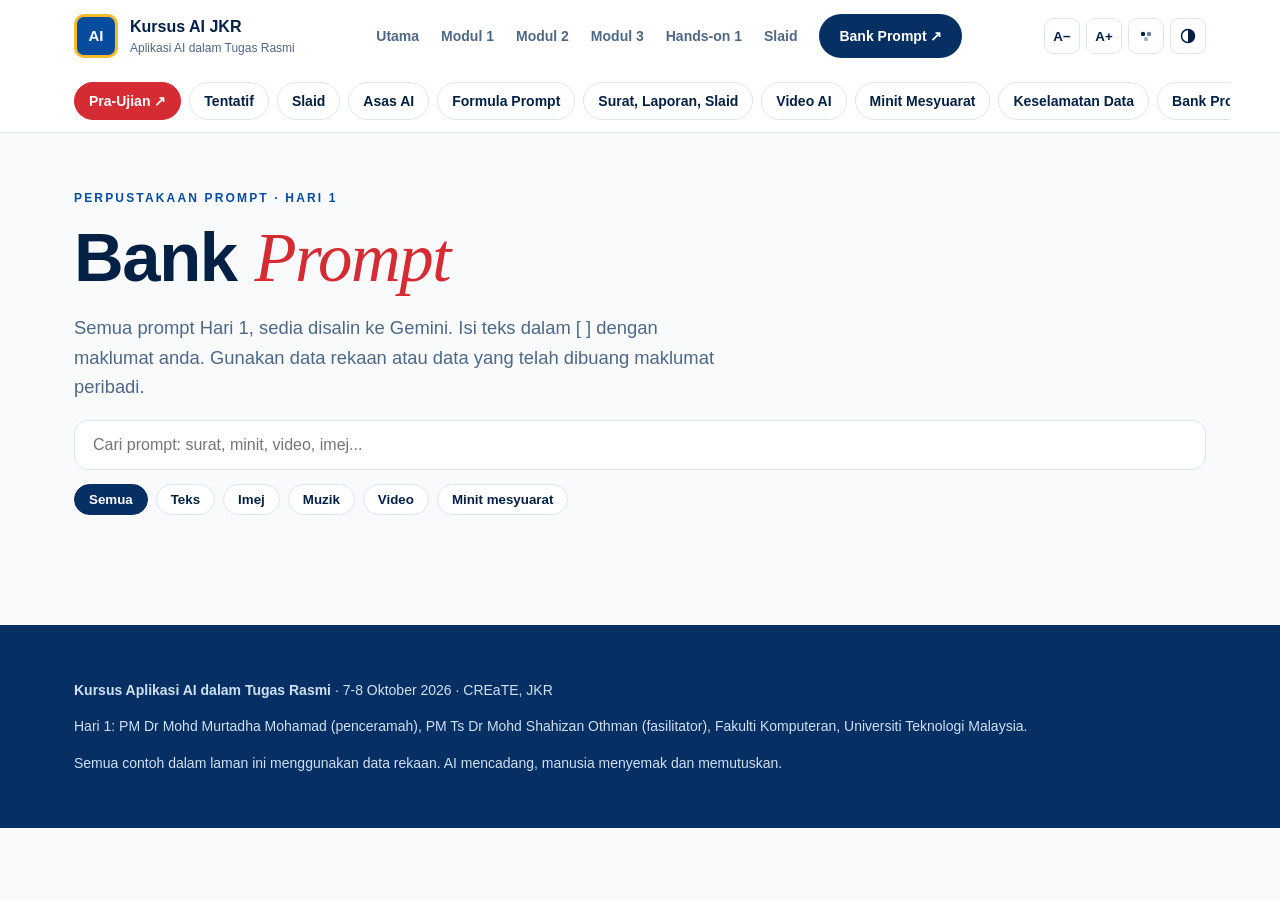
<file: prompt.template.html>
<!doctype html>
<html lang="ms">
<head>
<meta charset="utf-8">
<meta name="viewport" content="width=device-width, initial-scale=1">
<title>Bank Prompt | Kursus AI JKR</title>
<meta name="description" content="Semua prompt Hari 1 Kursus Aplikasi AI dalam Tugas Rasmi, sedia disalin ke Gemini.">
<link rel="stylesheet" href="assets/style.css">
<script>try{var d=document.documentElement,p=localStorage.getItem("palette"),t=localStorage.getItem("theme");if(p&&p!=="biru")d.dataset.palette=p;if(t)d.dataset.theme=t}catch(e){}</script>
</head>
<body data-page="prompt">
<!-- Fail ini dijana oleh build.py. Sunting prompt dalam halaman modul, bukan di sini. -->

<div class="wrap mod-head">
  <p class="eyebrow">Perpustakaan prompt &middot; Hari 1</p>
  <h1>Bank <span class="accent">Prompt</span></h1>
  <p class="lead">Semua prompt Hari 1, sedia disalin ke Gemini. Isi teks dalam [ ] dengan maklumat anda. Gunakan data rekaan atau data yang telah dibuang maklumat peribadi.</p>
  <input id="q" class="search" type="search" placeholder="Cari prompt: surat, minit, video, imej..." aria-label="Cari prompt">
  <div class="filters">
    <button type="button" class="on" data-cat="semua">Semua</button>
    <button type="button" data-cat="teks">Teks</button>
    <button type="button" data-cat="imej">Imej</button>
    <button type="button" data-cat="muzik">Muzik</button>
    <button type="button" data-cat="video">Video</button>
    <button type="button" data-cat="h1">Minit mesyuarat</button>
  </div>
  <p class="empty">Tiada prompt sepadan. Cuba perkataan lain.</p>
</div>

<div class="wrap" style="padding-bottom:40px">
<!--PROMPTS-->
</div>

<script src="assets/app.js"></script>
</body>
</html>
</file>
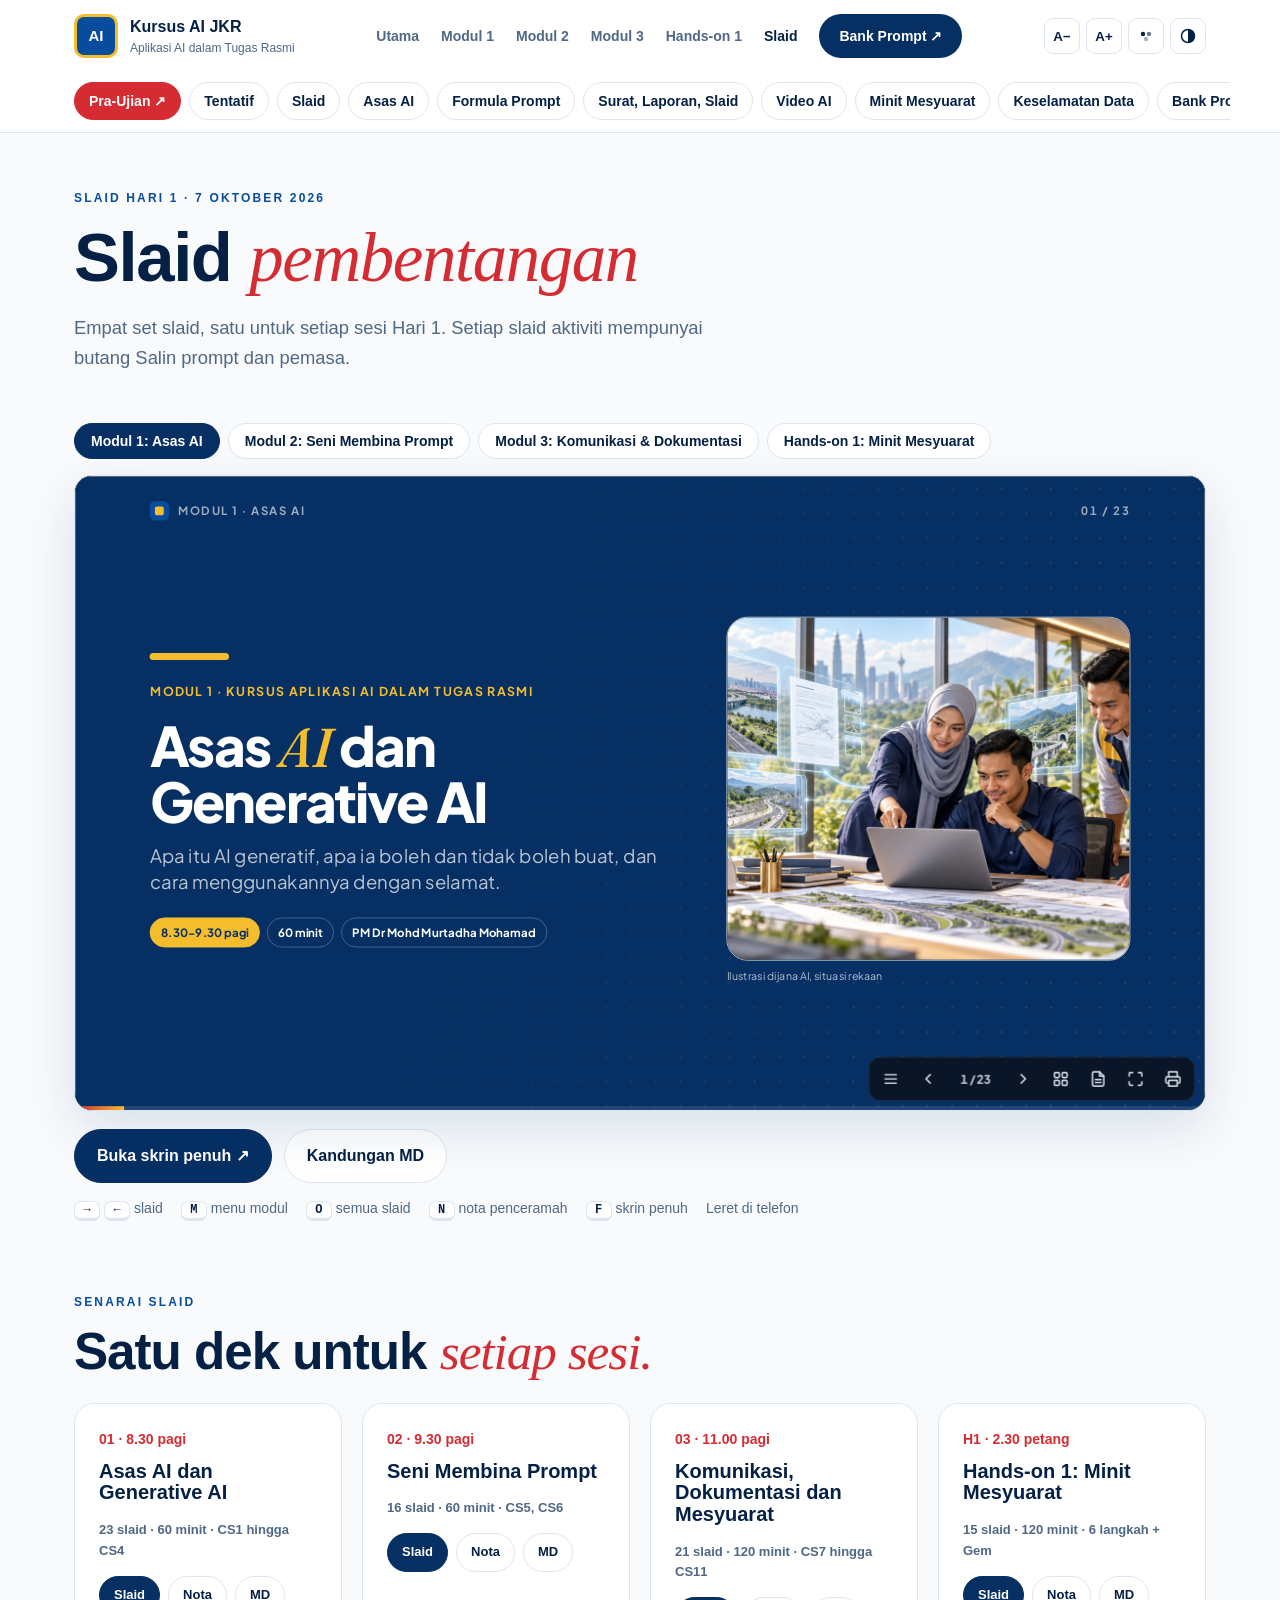
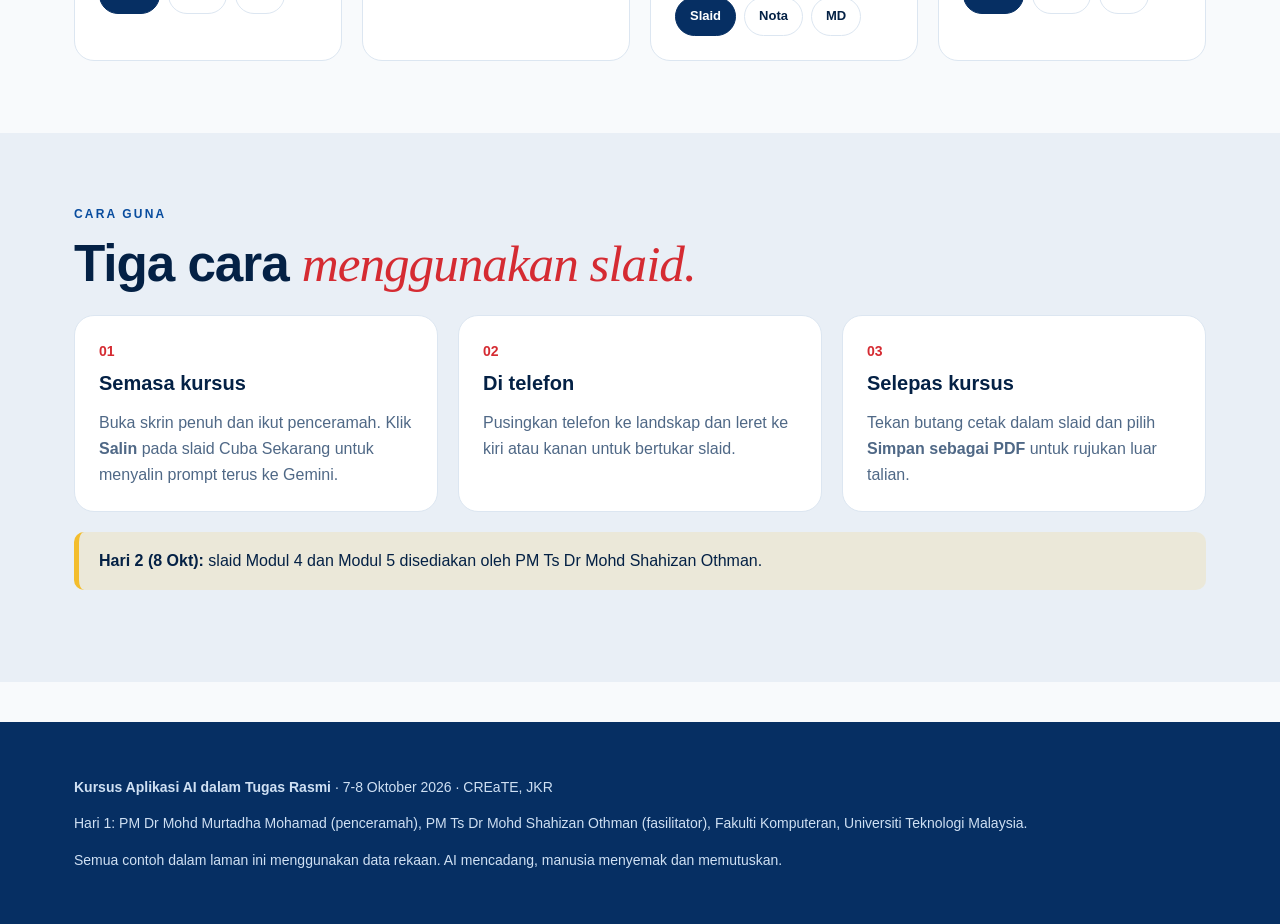
<file: slaid.html>
<!doctype html>
<html lang="ms">
<head>
<meta charset="utf-8">
<meta name="viewport" content="width=device-width, initial-scale=1">
<title>Slaid | Kursus AI JKR</title>
<meta name="description" content="Slaid pembentangan Hari 1 Kursus Aplikasi AI dalam Tugas Rasmi: Modul 1, Modul 2, Modul 3 dan Hands-on 1.">
<link rel="stylesheet" href="assets/style.css">
<script>try{var d=document.documentElement,p=localStorage.getItem("palette"),t=localStorage.getItem("theme");if(p&&p!=="biru")d.dataset.palette=p;if(t)d.dataset.theme=t}catch(e){}</script>
<style>
.deck-tabs{display:flex;gap:8px;flex-wrap:wrap;margin:8px 0 16px}
.deck-tabs button{border:1px solid var(--line);background:var(--card);color:var(--ink);border-radius:999px;padding:9px 16px;font-weight:700;cursor:pointer;font-size:14px}
.deck-tabs button[aria-selected="true"]{background:var(--btn);border-color:var(--btn);color:#fff}
.viewer{position:relative;aspect-ratio:16/9;border-radius:18px;overflow:hidden;border:1px solid var(--line);background:#0b0f16;box-shadow:0 18px 50px var(--shadow)}
.viewer iframe{position:absolute;inset:0;width:100%;height:100%;border:0}
.keys{display:flex;flex-wrap:wrap;gap:8px 18px;color:var(--muted);font-size:14px;margin-top:14px}
.keys kbd{display:inline-block;min-width:26px;text-align:center;border:1px solid var(--line);border-bottom-width:3px;border-radius:7px;padding:1px 7px;background:var(--card);color:var(--ink);font:700 12px ui-monospace,Menlo,monospace;margin-right:4px}
.deck-card .meta{font-size:13px;color:var(--muted);font-weight:700;margin:8px 0 14px}
.deck-card .acts{display:flex;gap:8px;flex-wrap:wrap}
.deck-card .acts a{font-size:13px;padding:8px 14px}
</style>
</head>
<body data-page="slaid">

<div class="wrap mod-head">
  <p class="eyebrow">Slaid Hari 1 &middot; 7 Oktober 2026</p>
  <h1>Slaid <span class="accent">pembentangan</span></h1>
  <p class="lead">Empat set slaid, satu untuk setiap sesi Hari 1. Setiap slaid aktiviti mempunyai butang Salin prompt dan pemasa.</p>
</div>

<div class="wrap">
  <div class="deck-tabs" role="tablist" aria-label="Pilih slaid modul">
    <button role="tab" data-deck="modul-1" aria-selected="true">Modul 1: Asas AI</button>
    <button role="tab" data-deck="modul-2" aria-selected="false">Modul 2: Seni Membina Prompt</button>
    <button role="tab" data-deck="modul-3" aria-selected="false">Modul 3: Komunikasi &amp; Dokumentasi</button>
    <button role="tab" data-deck="hands-on" aria-selected="false">Hands-on 1: Minit Mesyuarat</button>
  </div>
  <div class="viewer"><iframe id="deckframe" src="slaid/modul-1.html" title="Pratonton slaid" allow="fullscreen; clipboard-write" allowfullscreen></iframe></div>
  <div class="btns" style="margin-top:18px">
    <a class="btn primary" id="openfull" href="slaid/modul-1.html" target="_blank" rel="noopener">Buka skrin penuh &#8599;</a>
    <a class="btn" id="openmd" href="slaid/md/modul-1.md" target="_blank" rel="noopener">Kandungan MD</a>
  </div>
  <div class="keys">
    <span><kbd>&rarr;</kbd><kbd>&larr;</kbd>slaid</span><span><kbd>M</kbd>menu modul</span><span><kbd>O</kbd>semua slaid</span>
    <span><kbd>N</kbd>nota penceramah</span><span><kbd>F</kbd>skrin penuh</span><span>Leret di telefon</span>
  </div>
</div>

<section>
  <div class="wrap">
    <p class="eyebrow">Senarai slaid</p>
    <h2>Satu dek untuk <span class="accent">setiap sesi.</span></h2>
    <div class="grid g4" style="margin-top:24px">
      <div class="card deck-card"><span class="num">01 &middot; 8.30 pagi</span><h3>Asas AI dan Generative AI</h3><p class="meta">23 slaid &middot; 60 minit &middot; CS1 hingga CS4</p>
        <div class="acts"><a class="btn primary" href="slaid/modul-1.html">Slaid</a><a class="btn" href="modul-1.html">Nota</a><a class="btn" href="slaid/md/modul-1.md">MD</a></div></div>
      <div class="card deck-card"><span class="num">02 &middot; 9.30 pagi</span><h3>Seni Membina Prompt</h3><p class="meta">16 slaid &middot; 60 minit &middot; CS5, CS6</p>
        <div class="acts"><a class="btn primary" href="slaid/modul-2.html">Slaid</a><a class="btn" href="modul-2.html">Nota</a><a class="btn" href="slaid/md/modul-2.md">MD</a></div></div>
      <div class="card deck-card"><span class="num">03 &middot; 11.00 pagi</span><h3>Komunikasi, Dokumentasi dan Mesyuarat</h3><p class="meta">21 slaid &middot; 120 minit &middot; CS7 hingga CS11</p>
        <div class="acts"><a class="btn primary" href="slaid/modul-3.html">Slaid</a><a class="btn" href="modul-3.html">Nota</a><a class="btn" href="slaid/md/modul-3.md">MD</a></div></div>
      <div class="card deck-card"><span class="num">H1 &middot; 2.30 petang</span><h3>Hands-on 1: Minit Mesyuarat</h3><p class="meta">15 slaid &middot; 120 minit &middot; 6 langkah + Gem</p>
        <div class="acts"><a class="btn primary" href="slaid/hands-on.html">Slaid</a><a class="btn" href="hands-on.html">Nota</a><a class="btn" href="slaid/md/hands-on.md">MD</a></div></div>
    </div>
  </div>
</section>

<section class="alt">
  <div class="wrap">
    <p class="eyebrow">Cara guna</p>
    <h2>Tiga cara <span class="accent">menggunakan slaid.</span></h2>
    <div class="grid g3" style="margin-top:24px">
      <div class="card"><span class="num">01</span><h3>Semasa kursus</h3><p>Buka skrin penuh dan ikut penceramah. Klik <b>Salin</b> pada slaid Cuba Sekarang untuk menyalin prompt terus ke Gemini.</p></div>
      <div class="card"><span class="num">02</span><h3>Di telefon</h3><p>Pusingkan telefon ke landskap dan leret ke kiri atau kanan untuk bertukar slaid.</p></div>
      <div class="card"><span class="num">03</span><h3>Selepas kursus</h3><p>Tekan butang cetak dalam slaid dan pilih <b>Simpan sebagai PDF</b> untuk rujukan luar talian.</p></div>
    </div>
    <div class="callout"><b>Hari 2 (8 Okt):</b> slaid Modul 4 dan Modul 5 disediakan oleh PM Ts Dr Mohd Shahizan Othman.</div>
  </div>
</section>

<script src="assets/app.js"></script>
<script>
(function(){
  var tabs=document.querySelectorAll(".deck-tabs button"),f=document.getElementById("deckframe"),
      o=document.getElementById("openfull"),m=document.getElementById("openmd");
  function pick(k){
    tabs.forEach(function(t){t.setAttribute("aria-selected",String(t.dataset.deck===k))});
    f.src="slaid/"+k+".html"; o.href="slaid/"+k+".html"; m.href="slaid/md/"+k+".md";
    history.replaceState(null,"","#"+k);
  }
  tabs.forEach(function(t){t.addEventListener("click",function(){pick(t.dataset.deck)})});
  var h=location.hash.slice(1); if(["modul-1","modul-2","modul-3","hands-on"].indexOf(h)>=0) pick(h);
})();
</script>
</body>
</html>
</file>
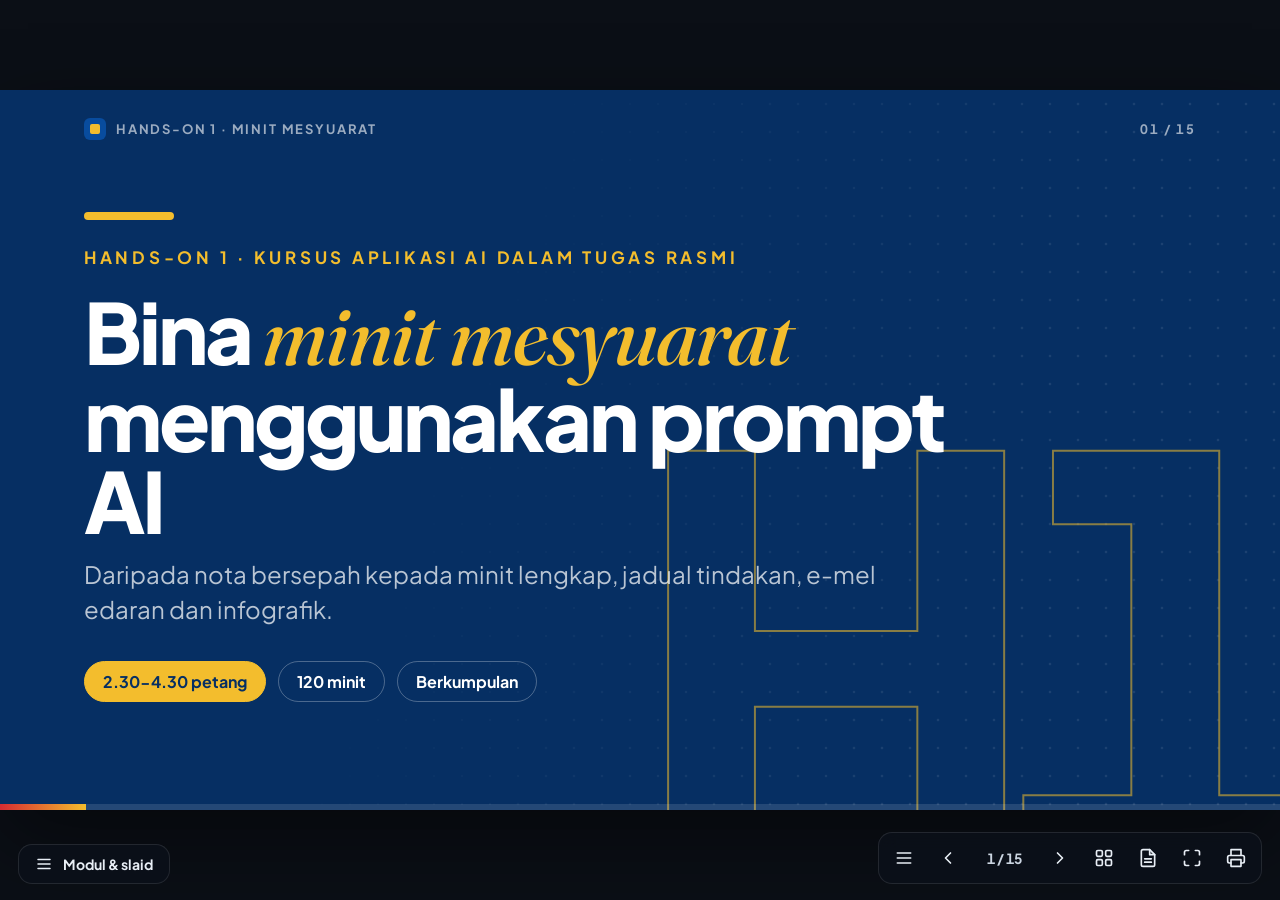
<file: slaid/hands-on.html>
<!doctype html>
<html lang="ms">
<head>
<meta charset="utf-8">
<meta name="viewport" content="width=device-width, initial-scale=1">
<title>Slaid Hands-on 1: Bina Minit Mesyuarat menggunakan Prompt AI | Kursus AI JKR</title>
<meta name="description" content="Slaid Hands-on 1: nota mesyuarat simulasi kepada minit lengkap, jadual tindakan, e-mel edaran, infografik dan Gem.">
<link rel="preconnect" href="https://fonts.googleapis.com"><link rel="preconnect" href="https://fonts.gstatic.com" crossorigin>
<link href="https://fonts.googleapis.com/css2?family=Fraunces:ital,opsz,wght@1,9..144,500&family=JetBrains+Mono:wght@400;700&family=Plus+Jakarta+Sans:wght@400;600;700;800&display=swap" rel="stylesheet">
<link rel="stylesheet" href="../assets/slides.css">
</head>
<body data-deck="Hands-on 1: Bina Minit Mesyuarat menggunakan Prompt AI">
<!-- Dijana oleh slaid/bina.py daripada slaid/kandungan.py. Jangan sunting terus. -->
<div class="viewport"><div class="stage">
<section class="slide dark title-slide" data-title="Bina minit mesyuarat menggunakan prompt AI"><div class="chrome"><span class="mod"><i></i>Hands-on 1 &middot; Minit Mesyuarat</span><span class="pg">01 / 15</span></div><div class="giant">H1</div>
<div class="t-title"><div class="stripe"></div><p class="eyebrow">Hands-on 1 &middot; Kursus Aplikasi AI dalam Tugas Rasmi</p><h1>Bina <em>minit mesyuarat</em> menggunakan prompt AI</h1>
<p class="sub">Daripada nota bersepah kepada minit lengkap, jadual tindakan, e-mel edaran dan infografik.</p><div class="meta-row"><span class="pill gold">2.30-4.30 petang</span><span class="pill">120 minit</span><span class="pill">Berkumpulan</span></div></div><div class="foot"><b style="width:6.7%"></b></div></section>
<section class="slide" data-title="Empat hasil dalam 90 minit"><div class="chrome"><span class="mod"><i></i>Hands-on 1 &middot; Minit Mesyuarat</span><span class="pg">02 / 15</span></div><p class="kicker">Matlamat petang ini</p><h2>Empat hasil dalam <em>90 minit</em></h2><div class="body"><div class="cards c4"><div class="card"><div class="iconbig"><svg class="ic" viewBox="0 0 24 24" aria-hidden="true"><path d="M14 2H6a2 2 0 0 0-2 2v16a2 2 0 0 0 2 2h12a2 2 0 0 0 2-2V8z"/><path d="M14 2v6h6M16 13H8M16 17H8M10 9H8"/></svg></div><h3>Minit lengkap</h3><p>Bahasa Melayu rasmi, ikut templat.</p></div><div class="card"><div class="iconbig"><svg class="ic" viewBox="0 0 24 24" aria-hidden="true"><path d="M8 6h13M8 12h13M8 18h13M3 6h.01M3 12h.01M3 18h.01"/></svg></div><h3>Jadual tindakan</h3><p>Pegawai dan tarikh akhir.</p></div><div class="card"><div class="iconbig"><svg class="ic" viewBox="0 0 24 24" aria-hidden="true"><rect x="2" y="4" width="20" height="16" rx="2"/><path d="m22 7-10 5L2 7"/></svg></div><h3>E-mel edaran</h3><p>80 perkataan, 3 tindakan utama.</p></div><div class="card hl"><div class="iconbig"><svg class="ic" viewBox="0 0 24 24" aria-hidden="true"><path d="M6 3h12l4 6-10 13L2 9z"/><path d="M2 9h20M12 22 8 9l4-6 4 6"/></svg></div><h3>Gem sendiri</h3><p>Untuk diguna semula di pejabat.</p></div></div></div><div class="foot"><b style="width:13.3%"></b></div></section>
<section class="slide" data-title="Setiap orang ada tugas"><div class="chrome"><span class="mod"><i></i>Hands-on 1 &middot; Minit Mesyuarat</span><span class="pg">03 / 15</span></div><p class="kicker">Peranan dalam kumpulan</p><h2>Setiap orang ada <em>tugas</em></h2><div class="body"><div class="cards c4"><div class="card"><p class="lab"><svg class="ic" viewBox="0 0 24 24" aria-hidden="true"><path d="M12 20h9"/><path d="M16.5 3.5a2.1 2.1 0 0 1 3 3L7 19l-4 1 1-4z"/></svg>01</p><h3>Setiausaha</h3><p>Menaip prompt dan menyimpan hasil.</p></div><div class="card"><p class="lab"><svg class="ic" viewBox="0 0 24 24" aria-hidden="true"><circle cx="11" cy="11" r="8"/><path d="m21 21-4.3-4.3"/></svg>02</p><h3>Penyemak Fakta</h3><p>Membandingkan minit dengan nota asal.</p></div><div class="card"><p class="lab"><svg class="ic" viewBox="0 0 24 24" aria-hidden="true"><path d="M2 18h20M4 18v-3a8 8 0 0 1 16 0v3M10 7V4h4v3"/></svg>03</p><h3>Penyemak Teknikal</h3><p>Menyemak istilah teknikal dan tindakan.</p></div><div class="card"><p class="lab"><svg class="ic" viewBox="0 0 24 24" aria-hidden="true"><path d="M2 3h20M21 3v11a2 2 0 0 1-2 2H5a2 2 0 0 1-2-2V3M7 21l5-5 5 5"/></svg>04</p><h3>Pembentang</h3><p>Membentang hasil dan satu jurang yang AI tidak tahu.</p></div></div></div><aside class="notes"><p>Beri 2 minit untuk kumpulan menentukan peranan.</p></aside><div class="foot"><b style="width:20.0%"></b></div></section>
<section class="slide" data-title="Nota mesyuarat simulasi"><div class="chrome"><span class="mod"><i></i>Hands-on 1 &middot; Minit Mesyuarat</span><span class="pg">04 / 15</span></div><p class="kicker">Bahan: nota mesyuarat simulasi</p><h2>Nota ini <em>sengaja</em> tidak tersusun</h2><div class="anat" style="grid-template-columns:1.25fr 1fr;gap:34px;margin-top:18px;align-items:start">
<div class="memo">Mesy penyelarasan kerja senggara jalan bil 3/2026
9 okt, bilik mesy JKR Daerah (rekaan)
hadir: JD (pengerusi), PJ Ali, PJ Siti, En Rahman (kontraktor), Pn Aina (PT, catat)
x hadir: wakil PBT
- PJ Ali: 6 lubang besar, bahu jln runtuh ~15m dekat km 3.2
- kontraktor kata boleh mula 14 okt, siap 3 hari. <mark>batu tunggu supplier</mark>
- PJ Siti: perlu notis kpd penduduk + ketua kg
- JD: notis keluar sebelum 12 okt. <mark class="r">siapa buat? (x putus)</mark>
- longkang tersumbat km 3.0, JD setuju <mark>tapi perlu semak peruntukan</mark>
- kontraktor tanya bayaran interim belum terima
- PT: tarikh mesy seterusnya <mark class="r">16 okt? atau 17 okt</mark>
- tamat 11.15 pg</div><ul class="points warn" style="gap:14px"><li><span class="dot"><svg class="ic" viewBox="0 0 24 24" aria-hidden="true"><path d="m21.7 18-8-14a2 2 0 0 0-3.4 0l-8 14A2 2 0 0 0 4 21h16a2 2 0 0 0 1.7-3z"/><path d="M12 9v4M12 17h.01"/></svg></span><div><b>Singkatan</b><span class="d">JD, PJ, PT, PBT, x, mesy, jln, kg.</span></div></li><li><span class="dot"><svg class="ic" viewBox="0 0 24 24" aria-hidden="true"><rect x="3" y="4" width="18" height="18" rx="2"/><path d="M16 2v4M8 2v4M3 10h18"/></svg></span><div><b>Tarikh bercanggah</b><span class="d">Mesyuarat seterusnya 16 atau 17 Okt?</span></div></li><li><span class="dot"><svg class="ic" viewBox="0 0 24 24" aria-hidden="true"><circle cx="12" cy="8" r="4"/><path d="M4 21v-1a6 6 0 0 1 6-6h4a6 6 0 0 1 6 6v1"/></svg></span><div><b>Tindakan tanpa pemilik</b><span class="d">Siapa menyediakan notis kepada penduduk?</span></div></li><li><span class="dot"><svg class="ic" viewBox="0 0 24 24" aria-hidden="true"><path d="M12 22s8-4 8-10V5l-8-3-8 3v7c0 6 8 10 8 10z"/></svg></span><div><b>Data rekaan</b><span class="d">Semua nama dan butiran adalah rekaan.</span></div></li></ul></div><aside class="notes"><p>Versi penuh nota ada di laman Hands-on 1. Slaid ini memaparkan versi ringkas dengan bahagian bermasalah diserlahkan.</p></aside><div class="foot"><b style="width:26.7%"></b></div></section>
<section class="slide" data-title="Enam langkah"><div class="chrome"><span class="mod"><i></i>Hands-on 1 &middot; Minit Mesyuarat</span><span class="pg">05 / 15</span></div><p class="kicker">Aliran kerja</p><h2>Enam langkah, <em>prompt berantai</em></h2><div class="body"><div class="agenda"><div class="row"><span class="tm">10 min</span><span class="cd">1</span><span>Bersihkan nota</span><span class="kd">Prompt</span></div><div class="row"><span class="tm">10 min</span><span class="cd">2</span><span>Tanda jurang, kumpulan putuskan</span><span class="kd">Manusia</span></div><div class="row"><span class="tm">20 min</span><span class="cd">3</span><span>Jana minit ikut templat</span><span class="kd">Prompt</span></div><div class="row"><span class="tm">10 min</span><span class="cd">4</span><span>Jadual tindakan</span><span class="kd">Prompt</span></div><div class="row"><span class="tm">15 min</span><span class="cd">5</span><span>Semakan kendiri + rubrik</span><span class="kd">Manusia</span></div><div class="row"><span class="tm">15 min</span><span class="cd">6</span><span>E-mel edaran + infografik</span><span class="kd">Prompt</span></div></div></div><aside class="notes"><p>Setiap langkah dalam perbualan yang sama supaya AI mengingati konteks.</p></aside><div class="foot"><b style="width:33.3%"></b></div></section>
<section class="slide act" data-title="Langkah 1: Bersihkan nota"><div class="chrome"><span class="mod"><i></i>Hands-on 1 &middot; Minit Mesyuarat</span><span class="pg">06 / 15</span></div><div class="act-grid"><div class="act-left"><span class="badge"><svg class="ic" viewBox="0 0 24 24" aria-hidden="true"><path d="M12 3l1.9 5.8L20 11l-6.1 2.2L12 19l-1.9-5.8L4 11l6.1-2.2z"/></svg>Langkah 1</span>
<h2>Bersihkan nota</h2><ol class="act-steps"><li><span>Salin nota simulasi dari laman Hands-on 1.</span></li><li><span>Tampal di tempat [tampal nota simulasi].</span></li><li><span>Penyemak Fakta: pastikan tiada maklumat baharu.</span></li></ol><button class="timer" data-min="10" title="Klik untuk mula / jeda"><svg class="ic" viewBox="0 0 24 24" aria-hidden="true"><circle cx="12" cy="12" r="10"/><path d="M12 6v6l4 2"/></svg><span></span></button></div>
<div class="code-wrap"><div class="code "><div class="bar"><span class="dots"><i></i><i></i><i></i></span><span class="lbl">H1-1</span><button class="copy" type="button">Salin</button></div><pre>Anda setiausaha mesyuarat JKR. Nota di bawah ditulis cepat semasa mesyuarat. Kembangkan semua singkatan, betulkan ejaan, dan susun mengikut perkara yang dibincangkan. Jangan tambah apa-apa maklumat yang tiada dalam nota.
<span class="k">Nota:</span>
[tampal nota simulasi]</pre></div></div></div><div class="foot"><b style="width:40.0%"></b></div></section>
<section class="slide act" data-title="Langkah 2: Tanda jurang"><div class="chrome"><span class="mod"><i></i>Hands-on 1 &middot; Minit Mesyuarat</span><span class="pg">07 / 15</span></div><div class="act-grid"><div class="act-left"><span class="badge"><svg class="ic" viewBox="0 0 24 24" aria-hidden="true"><path d="M12 3l1.9 5.8L20 11l-6.1 2.2L12 19l-1.9-5.8L4 11l6.1-2.2z"/></svg>Langkah 2</span>
<h2>Tanda <em>jurang</em></h2><p class="sub">Kumpulan, bukan AI, yang memutuskan jawapan bagi setiap jurang.</p><button class="timer" data-min="10" title="Klik untuk mula / jeda"><svg class="ic" viewBox="0 0 24 24" aria-hidden="true"><circle cx="12" cy="12" r="10"/><path d="M12 6v6l4 2"/></svg><span></span></button></div>
<div class="code-wrap"><div class="code "><div class="bar"><span class="dots"><i></i><i></i><i></i></span><span class="lbl">H1-2</span><button class="copy" type="button">Salin</button></div><pre>Semak nota yang telah dibersihkan. Senaraikan dalam jadual: (a) maklumat yang bercanggah, (b) keputusan tanpa pegawai bertanggungjawab, (c) tindakan tanpa tarikh, (d) maklumat yang biasa ada dalam minit tetapi tiada di sini. Jangan isikan jawapan; saya akan putuskan.</pre></div><div class="follow"><b>Kumpulan putuskan</b>Tarikh mesyuarat seterusnya? Siapa menyediakan notis? Catat keputusan untuk Langkah 3.</div></div></div><div class="foot"><b style="width:46.7%"></b></div></section>
<section class="slide act" data-title="Langkah 3: Jana minit"><div class="chrome"><span class="mod"><i></i>Hands-on 1 &middot; Minit Mesyuarat</span><span class="pg">08 / 15</span></div><div class="act-grid"><div class="act-left"><span class="badge"><svg class="ic" viewBox="0 0 24 24" aria-hidden="true"><path d="M12 3l1.9 5.8L20 11l-6.1 2.2L12 19l-1.9-5.8L4 11l6.1-2.2z"/></svg>Langkah 3</span>
<h2>Jana minit ikut templat</h2><ol class="act-steps"><li><span>Senaraikan keputusan kumpulan.</span></li><li><span>Tampal templat minit (disediakan).</span></li><li><span>Cari setiap [SEMAK] dalam hasil.</span></li></ol><button class="timer" data-min="20" title="Klik untuk mula / jeda"><svg class="ic" viewBox="0 0 24 24" aria-hidden="true"><circle cx="12" cy="12" r="10"/><path d="M12 6v6l4 2"/></svg><span></span></button></div>
<div class="code-wrap"><div class="code "><div class="bar"><span class="dots"><i></i><i></i><i></i></span><span class="lbl">H1-3</span><button class="copy" type="button">Salin</button></div><pre>Keputusan kumpulan bagi jurang tadi: [senaraikan]. Sekarang sediakan minit mesyuarat dalam Bahasa Melayu rasmi mengikut templat ini sepenuhnya: [tampal templat minit]. Gunakan ayat pasif rasmi (contoh: &quot;Mesyuarat bersetuju...&quot;). Tandakan [SEMAK] pada mana-mana fakta yang anda tidak pasti.</pre></div></div></div><div class="foot"><b style="width:53.3%"></b></div></section>
<section class="slide act" data-title="Langkah 4: Jadual tindakan"><div class="chrome"><span class="mod"><i></i>Hands-on 1 &middot; Minit Mesyuarat</span><span class="pg">09 / 15</span></div><div class="act-grid"><div class="act-left"><span class="badge"><svg class="ic" viewBox="0 0 24 24" aria-hidden="true"><path d="M12 3l1.9 5.8L20 11l-6.1 2.2L12 19l-1.9-5.8L4 11l6.1-2.2z"/></svg>Langkah 4</span>
<h2>Jadual tindakan</h2><button class="timer" data-min="10" title="Klik untuk mula / jeda"><svg class="ic" viewBox="0 0 24 24" aria-hidden="true"><circle cx="12" cy="12" r="10"/><path d="M12 6v6l4 2"/></svg><span></span></button></div>
<div class="code-wrap"><div class="code "><div class="bar"><span class="dots"><i></i><i></i><i></i></span><span class="lbl">H1-4</span><button class="copy" type="button">Salin</button></div><pre>Daripada minit tersebut, sediakan jadual tindakan: Bil., Perkara, Tindakan, Pegawai Bertanggungjawab, Tarikh Akhir. Susun mengikut tarikh akhir terdekat.</pre></div><div class="follow"><b>Semak</b>Setiap baris mesti ada pegawai dan tarikh. Baris kosong bermakna jurang belum diselesaikan.</div></div></div><div class="foot"><b style="width:60.0%"></b></div></section>
<section class="slide act" data-title="Langkah 5: Semakan kendiri"><div class="chrome"><span class="mod"><i></i>Hands-on 1 &middot; Minit Mesyuarat</span><span class="pg">10 / 15</span></div><div class="act-grid"><div class="act-left"><span class="badge"><svg class="ic" viewBox="0 0 24 24" aria-hidden="true"><path d="M12 3l1.9 5.8L20 11l-6.1 2.2L12 19l-1.9-5.8L4 11l6.1-2.2z"/></svg>Langkah 5</span>
<h2>Semakan <em>kendiri</em></h2><ol class="act-steps"><li><span>Jalankan prompt semakan.</span></li><li><span>Penyemak Fakta dan Penyemak Teknikal menilai dengan rubrik.</span></li><li><span>Betulkan minit sebelum Langkah 6.</span></li></ol><button class="timer" data-min="15" title="Klik untuk mula / jeda"><svg class="ic" viewBox="0 0 24 24" aria-hidden="true"><circle cx="12" cy="12" r="10"/><path d="M12 6v6l4 2"/></svg><span></span></button></div>
<div class="code-wrap"><div class="code "><div class="bar"><span class="dots"><i></i><i></i><i></i></span><span class="lbl">H1-5</span><button class="copy" type="button">Salin</button></div><pre>Bandingkan minit akhir dengan nota asal ayat demi ayat. Senaraikan apa-apa ayat dalam minit yang tidak disokong oleh nota asal.</pre></div></div></div><div class="foot"><b style="width:66.7%"></b></div></section>
<section class="slide act" data-title="Langkah 6: E-mel dan infografik"><div class="chrome"><span class="mod"><i></i>Hands-on 1 &middot; Minit Mesyuarat</span><span class="pg">11 / 15</span></div><div class="act-grid"><div class="act-left"><span class="badge"><svg class="ic" viewBox="0 0 24 24" aria-hidden="true"><path d="M12 3l1.9 5.8L20 11l-6.1 2.2L12 19l-1.9-5.8L4 11l6.1-2.2z"/></svg>Langkah 6</span>
<h2>E-mel edaran dan <em>infografik</em></h2><ol class="act-steps"><li><span>Jalankan prompt e-mel.</span></li><li><span>Jalankan prompt infografik.</span></li><li><span>Semak ejaan pada infografik.</span></li></ol><button class="timer" data-min="15" title="Klik untuk mula / jeda"><svg class="ic" viewBox="0 0 24 24" aria-hidden="true"><circle cx="12" cy="12" r="10"/><path d="M12 6v6l4 2"/></svg><span></span></button></div>
<div class="code-wrap"><div class="code sm"><div class="bar"><span class="dots"><i></i><i></i><i></i></span><span class="lbl">H1-6 &middot; E-mel</span><button class="copy" type="button">Salin</button></div><pre>Tulis e-mel edaran minit kepada semua yang hadir, 80 perkataan, sebut 3 tindakan utama dan tarikh mesyuarat seterusnya.</pre></div><div class="code sm"><div class="bar"><span class="dots"><i></i><i></i><i></i></span><span class="lbl">H1-6 &middot; Imej</span><button class="copy" type="button">Salin</button></div><pre>Jana infografik satu halaman &quot;Keputusan Mesyuarat Bil. 3/2026&quot;: 4 keputusan utama dengan ikon, gaya rata, warna biru JKR. Teks Bahasa Melayu besar dan jelas.</pre></div></div></div><div class="foot"><b style="width:73.3%"></b></div></section>
<section class="slide" data-title="Rubrik semakan"><div class="chrome"><span class="mod"><i></i>Hands-on 1 &middot; Minit Mesyuarat</span><span class="pg">12 / 15</span></div><p class="kicker">Rubrik semakan minit</p><h2>Markah 0 hingga 2, maksimum <em>12</em></h2><div class="body"><div class="tbl"><table><thead><tr><th>Kriteria</th><th>2</th><th>1</th><th>0</th></tr></thead><tbody><tr><td>Ketepatan fakta</td><td>Semua fakta sepadan dengan nota</td><td>1 kesilapan kecil</td><td>Ada fakta rekaan AI</td></tr><tr><td>Jurang diselesaikan</td><td>Tarikh bercanggah dan tindakan tanpa pemilik diputuskan kumpulan</td><td>Satu diselesaikan</td><td>Dibiarkan atau diisi AI</td></tr><tr><td>Format</td><td>Ikut templat jabatan sepenuhnya</td><td>Sebahagian</td><td>Tidak ikut</td></tr><tr><td>Jadual tindakan</td><td>Setiap tindakan ada pegawai dan tarikh</td><td>Sebahagian</td><td>Tiada</td></tr><tr><td>Bahasa</td><td>Bahasa Melayu rasmi, ringkas</td><td>Ada bahasa pasar</td><td>Tidak sesuai</td></tr><tr><td>Keselamatan data</td><td>Hanya data rekaan</td><td>&ndash;</td><td>Data sebenar dimasukkan</td></tr></tbody></table></div></div><div class="foot"><b style="width:80.0%"></b></div></section>
<section class="slide" data-title="Tiga minit, tiga perkara"><div class="chrome"><span class="mod"><i></i>Hands-on 1 &middot; Minit Mesyuarat</span><span class="pg">13 / 15</span></div><p class="kicker">Pembentangan kumpulan</p><h2>Tiga minit, <em>tiga</em> perkara</h2><div class="body"><div class="cards c3"><div class="card"><p class="lab"><svg class="ic" viewBox="0 0 24 24" aria-hidden="true"><path d="M14 2H6a2 2 0 0 0-2 2v16a2 2 0 0 0 2 2h12a2 2 0 0 0 2-2V8z"/><path d="M14 2v6h6M16 13H8M16 17H8M10 9H8"/></svg>01</p><h3>Tunjuk hasil</h3><p>Minit dan jadual tindakan akhir.</p></div><div class="card"><p class="lab"><svg class="ic" viewBox="0 0 24 24" aria-hidden="true"><path d="m21.7 18-8-14a2 2 0 0 0-3.4 0l-8 14A2 2 0 0 0 4 21h16a2 2 0 0 0 1.7-3z"/><path d="M12 9v4M12 17h.01"/></svg>02</p><h3>Satu jurang</h3><p>Perkara yang AI tidak tahu dan bagaimana kumpulan memutuskannya.</p></div><div class="card hl"><p class="lab"><svg class="ic" viewBox="0 0 24 24" aria-hidden="true"><circle cx="12" cy="12" r="10"/><circle cx="12" cy="12" r="6"/><circle cx="12" cy="12" r="2"/></svg>03</p><h3>Markah rubrik</h3><p>Markah kendiri dan satu penambahbaikan.</p></div></div></div><div class="foot"><b style="width:86.7%"></b></div></section>
<section class="slide act" data-title="Bina Gem sendiri"><div class="chrome"><span class="mod"><i></i>Hands-on 1 &middot; Minit Mesyuarat</span><span class="pg">14 / 15</span></div><div class="act-grid"><div class="act-left"><span class="badge"><svg class="ic" viewBox="0 0 24 24" aria-hidden="true"><path d="M12 3l1.9 5.8L20 11l-6.1 2.2L12 19l-1.9-5.8L4 11l6.1-2.2z"/></svg>Penutup</span>
<h2>Bina <em>Gem</em> anda sendiri</h2><p class="sub">Gem ialah pembantu Gemini yang menyimpan arahan tetap. Esok di pejabat, anda hanya perlu menampal nota.</p><ol class="act-steps"><li><span>Dalam Gemini, pilih <b>Gems</b>.</span></li><li><span>Pilih <b>Gem baharu</b>.</span></li><li><span>Tampal arahan, lampirkan templat minit, simpan.</span></li></ol></div>
<div class="code-wrap"><div class="code "><div class="bar"><span class="dots"><i></i><i></i><i></i></span><span class="lbl">Gem &middot; Setiausaha Mesyuarat JKR</span><button class="copy" type="button">Salin</button></div><pre>Anda setiausaha mesyuarat JKR Daerah. Apabila saya tampal nota mesyuarat: (1) bersihkan dan susun mengikut perkara; (2) senaraikan jurang dan tunggu jawapan saya; (3) jana minit dalam Bahasa Melayu rasmi mengikut templat yang dilampirkan; (4) sediakan jadual tindakan. Jangan sekali-kali mereka fakta, nama atau tarikh. Ingatkan saya untuk membuang maklumat sulit sebelum menampal.</pre></div></div></div><div class="foot"><b style="width:93.3%"></b></div></section>
<section class="slide" data-title="Satu tugas, satu prompt, minggu depan"><div class="chrome"><span class="mod"><i></i>Hands-on 1 &middot; Minit Mesyuarat</span><span class="pg">15 / 15</span></div><p class="kicker">Refleksi</p><h2>Satu tugas, satu prompt, <em>minggu depan</em></h2><div class="body"><div class="takeaways"><div class="card"><div class="big-n">1</div><h3>Tugas</h3><p>Tulis satu tugas berulang yang akan anda cuba dengan AI.</p></div><div class="card"><div class="big-n">2</div><h3>Prompt</h3><p>Tulis prompt pertama menggunakan lima unsur.</p></div><div class="card"><div class="big-n">3</div><h3>Semak</h3><p>Siapa yang akan menyemak hasilnya sebelum diguna?</p></div></div><div class="next"><span>Hari 2 (8 Okt): <b>Modul 4 dan 5</b> bersama PM Ts Dr Mohd Shahizan Othman</span><a href="../slaid.html">Semua slaid &rarr;</a></div></div><aside class="notes"><p>Terima kasih. Ingatkan peserta tentang Hari 2 dan Pasca-Ujian.</p></aside><div class="foot"><b style="width:100.0%"></b></div></section>
</div></div>
<script src="../assets/slides.js"></script>
</body>
</html>
</file>
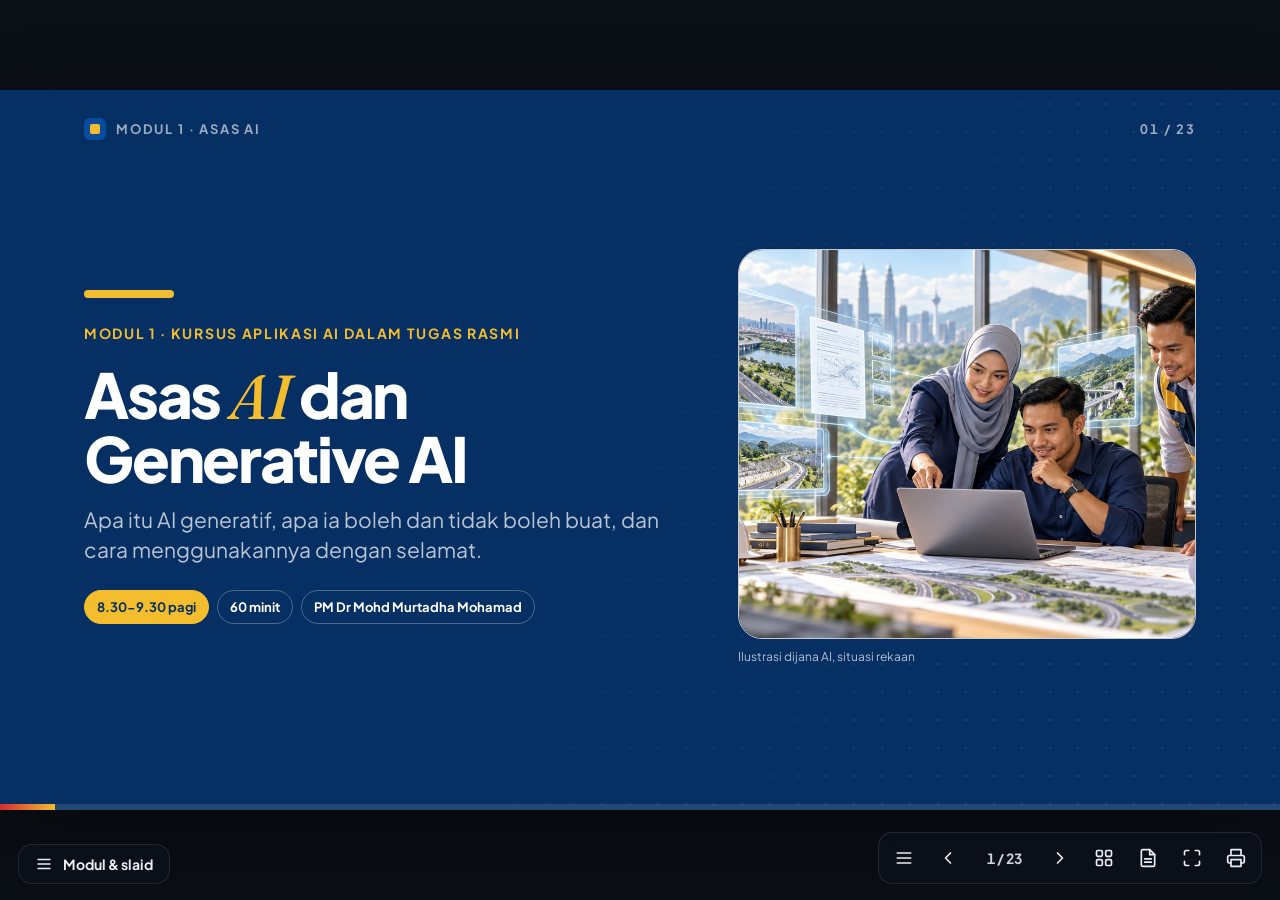
<file: slaid/modul-1.html>
<!doctype html>
<html lang="ms">
<head>
<meta charset="utf-8">
<meta name="viewport" content="width=device-width, initial-scale=1">
<title>Slaid Modul 1: Asas AI dan Generative AI | Kursus AI JKR</title>
<meta name="description" content="Slaid Modul 1: pengenalan AI dan AI generatif, peta alat, keselamatan data, aktiviti Gemini.">
<link rel="preconnect" href="https://fonts.googleapis.com"><link rel="preconnect" href="https://fonts.gstatic.com" crossorigin>
<link href="https://fonts.googleapis.com/css2?family=Fraunces:ital,opsz,wght@1,9..144,500&family=JetBrains+Mono:wght@400;700&family=Plus+Jakarta+Sans:wght@400;600;700;800&display=swap" rel="stylesheet">
<link rel="stylesheet" href="../assets/slides.css">
</head>
<body data-deck="Modul 1: Asas AI dan Generative AI">
<!-- Dijana oleh slaid/bina.py daripada slaid/kandungan.py. Jangan sunting terus. -->
<div class="viewport"><div class="stage">
<section class="slide dark title-slide illustrated" data-title="Asas AI dan Generative AI"><div class="chrome"><span class="mod"><i></i>Modul 1 &middot; Asas AI</span><span class="pg">01 / 23</span></div><div class="illustrated-layout"><div class="illustrated-copy"><div class="giant">01</div>
<div class="t-title"><div class="stripe"></div><p class="eyebrow">Modul 1 &middot; Kursus Aplikasi AI dalam Tugas Rasmi</p><h1>Asas <em>AI</em> dan Generative AI</h1>
<p class="sub">Apa itu AI generatif, apa ia boleh dan tidak boleh buat, dan cara menggunakannya dengan selamat.</p><div class="meta-row"><span class="pill gold">8.30-9.30 pagi</span><span class="pill">60 minit</span><span class="pill">PM Dr Mohd Murtadha Mohamad</span></div></div></div><figure class="slide-visual"><img src="img/pejabat-ai.jpg" alt="Ilustrasi pegawai kejuruteraan Malaysia menyemak pelan jalan di pejabat dengan bantuan AI."><figcaption>Ilustrasi dijana AI, situasi rekaan</figcaption></figure></div><aside class="notes"><p>Selamat datang. Pastikan semua sudah menjawab Pra-Ujian dan sudah log masuk ke komputer makmal.</p></aside><div class="foot"><b style="width:4.3%"></b></div></section>
<section class="slide" data-title="Selepas 60 minit, anda boleh:"><div class="chrome"><span class="mod"><i></i>Modul 1 &middot; Asas AI</span><span class="pg">02 / 23</span></div><p class="kicker">Hasil pembelajaran</p><h2>Selepas 60 minit, anda <em>boleh</em>:</h2><div class="body"><ul class="points "><li><span class="dot">01</span><div><b>Menerangkan AI generatif dalam ayat sendiri</b><span class=d>Tanpa istilah teknikal, kepada rakan sepejabat.</span></div></li><li><span class="dot">02</span><div><b>Menjana kandungan pertama dalam Gemini</b><span class=d>Teks, imej dan muzik menggunakan akaun jabatan.</span></div></li><li><span class="dot">03</span><div><b>Membezakan data yang boleh dan tidak boleh dimasukkan</b><span class=d>Menggunakan lampu isyarat Hijau, Kuning, Merah.</span></div></li></ul></div><aside class="notes"><p>Tiga hasil ini akan diuji semula dalam Pasca-Ujian.</p></aside><div class="foot"><b style="width:8.7%"></b></div></section>
<section class="slide" data-title="Ceramah dan cubaan selang-seli"><div class="chrome"><span class="mod"><i></i>Modul 1 &middot; Asas AI</span><span class="pg">03 / 23</span></div><p class="kicker">Aliran modul</p><h2>Ceramah dan cubaan <em>selang-seli</em></h2><div class="body"><div class="agenda"><div class="row"><span class="tm">8.30</span><span class="cd">1.1</span><span>Pembuka: pejabat masa depan dalam satu prompt</span><span class="kd">Demo</span></div><div class="row cs"><span class="tm">8.40</span><span class="cd">CS1</span><span>Log masuk dan prompt pertama</span><span class="kd">Cuba Sekarang</span></div><div class="row"><span class="tm">8.50</span><span class="cd">1.3</span><span>Apa itu AI? Peta alat dan contoh JKR</span><span class="kd">Ceramah</span></div><div class="row cs"><span class="tm">9.05</span><span class="cd">CS2</span><span>Poster keselamatan tapak</span><span class="kd">Cuba Sekarang</span></div><div class="row"><span class="tm">9.15</span><span class="cd">1.5</span><span>Keselamatan data dan kuiz CS3</span><span class="kd">Ceramah</span></div><div class="row cs"><span class="tm">9.25</span><span class="cd">CS4</span><span>Jingle kumpulan 30 saat</span><span class="kd">Cuba Sekarang</span></div></div></div><aside class="notes"><p>Kod CS merujuk aktiviti dalam Bank Prompt di laman kursus.</p></aside><div class="foot"><b style="width:13.0%"></b></div></section>
<section class="slide dark section illustrated" data-title="Pejabat masa depan dalam satu prompt"><div class="chrome"><span class="mod"><i></i>Modul 1 &middot; Asas AI</span><span class="pg">04 / 23</span></div><div class="illustrated-layout"><div class="illustrated-copy"><div class="giant">1.1</div>
<div class="t-title"><div class="stripe"></div><p class="eyebrow">Demo pembuka</p><h1>Pejabat masa depan dalam <em>satu prompt</em></h1>
<p class="sub">Penceramah menjana imej pejabat JKR masa depan secara langsung.</p><div class="meta-row"></div></div></div><figure class="slide-visual"><img src="img/pejabat-ai.jpg" alt="Ilustrasi pegawai kejuruteraan Malaysia menyemak pelan jalan di pejabat dengan bantuan AI."><figcaption>Ilustrasi dijana AI, situasi rekaan</figcaption></figure></div><aside class="notes"><p>Jana imej secara langsung. Tanya: berapa lama kerja ini jika diupah kepada pereka? Kemudian zum pada tulisan dan logo yang salah.</p></aside><div class="foot"><b style="width:17.4%"></b></div></section>
<section class="slide" data-title="Pantas dan menarik, tetapi tidak sempurna"><div class="chrome"><span class="mod"><i></i>Modul 1 &middot; Asas AI</span><span class="pg">05 / 23</span></div><p class="kicker">Perhatikan hasil demo</p><h2>Pantas dan menarik, tetapi <em>tidak sempurna</em></h2><div class="body"><div class="cards c3"><div class="card"><p class="lab"><svg class="ic" viewBox="0 0 24 24" aria-hidden="true"><circle cx="12" cy="12" r="10"/><path d="M12 6v6l4 2"/></svg>Masa</p><h3>Beberapa saat</h3><p>Kerja yang biasanya mengambil berjam-jam disiapkan sebagai draf pertama.</p></div><div class="card"><p class="lab"><svg class="ic" viewBox="0 0 24 24" aria-hidden="true"><path d="m21.7 18-8-14a2 2 0 0 0-3.4 0l-8 14A2 2 0 0 0 4 21h16a2 2 0 0 0 1.7-3z"/><path d="M12 9v4M12 17h.01"/></svg>Kesilapan</p><h3>Tulisan dan logo</h3><p>AI kerap tersilap ejaan, logo dan butiran kecil yang penting.</p></div><div class="card hl"><p class="lab"><svg class="ic" viewBox="0 0 24 24" aria-hidden="true"><circle cx="12" cy="8" r="4"/><path d="M4 21v-1a6 6 0 0 1 6-6h4a6 6 0 0 1 6 6v1"/></svg>Peranan anda</p><h3>Semak dan putuskan</h3><p>Manusia menilai, membetulkan dan bertanggungjawab ke atas hasil.</p></div></div></div><aside class="notes"><p>Gunakan kesilapan dalam imej demo sebagai bukti mengapa semakan manusia wajib.</p></aside><div class="foot"><b style="width:21.7%"></b></div></section>
<section class="slide" data-title="Teka: foto asli atau AI?"><div class="chrome"><span class="mod"><i></i>Modul 1 &middot; Asas AI</span><span class="pg">06 / 23</span></div><p class="kicker">1.1 &middot; Teka</p><h2>Yang mana <em>foto asli</em>?</h2><p class="sub">Tiga potret penceramah. Undi A, B atau C sebelum jawapan didedahkan.</p><div class="body" style="margin-top:14px"><div class="guess"><figure class="gf"><div class="ph"><img src="img/foto-a.jpg" alt="Potret A" loading="lazy"><span class="gl">A</span></div><figcaption><b>AI</b>Gemini Thinking</figcaption></figure><figure class="gf"><div class="ph"><img src="img/foto-b.jpg" alt="Potret B" loading="lazy"><span class="gl">B</span></div><figcaption><b>AI</b>Gemini Flash</figcaption></figure><figure class="gf"><div class="ph"><img src="img/foto-c.jpg" alt="Potret C" loading="lazy"><span class="gl">C</span></div><figcaption><b>AI</b>Gemini Pro</figcaption></figure></div><p class="hint">Klik setiap foto untuk dedah jawapan.</p></div><aside class="notes"><p>Minta peserta angkat tangan untuk A, B atau C. Kemudian klik setiap foto. Jawapan: ketiga-tiganya dijana AI daripada prompt yang sama pada tiga model Gemini.</p></aside><div class="foot"><b style="width:26.1%"></b></div></section>
<section class="slide" data-title="Jawapan: ketiga-tiganya AI"><div class="chrome"><span class="mod"><i></i>Modul 1 &middot; Asas AI</span><span class="pg">07 / 23</span></div><p class="kicker">Jawapan</p><h2>Ketiga-tiganya <em>dijana AI</em></h2><div class="body"><ul class="points "><li><span class="dot">01</span><div><b>Satu prompt, tiga model, tiga potret</b><span class=d>Gemini Thinking, Flash dan Pro; tiada satu pun foto sebenar.</span></div></li><li><span class="dot">02</span><div><b>Mata kasar tidak lagi cukup</b><span class=d>Petanda lama seperti jari, teks dan latar pelik semakin sukar dikesan.</span></div></li><li><span class="dot">03</span><div><b>Foto bukan bukti dengan sendirinya</b><span class=d>Untuk aduan, laporan tapak atau tuntutan, sahkan sumber, tarikh dan pengambil gambar.</span></div></li><li><span class="dot">04</span><div><b>Kandungan AI perlu dilabel</b><span class=d>Imej Google membawa tera air digital SynthID yang tidak kelihatan.</span></div></li></ul></div><aside class="notes"><p>Jika masa mengizinkan, tunjukkan cara bertanya Gemini sama ada imej dijana oleh AI Google (semakan SynthID). Sahkan ciri ini tersedia dalam akaun jabatan sebelum demo.</p></aside><div class="foot"><b style="width:30.4%"></b></div></section>
<section class="slide illustrated" data-title="AI mencadang.Manusia memutuskan."><div class="chrome"><span class="mod"><i></i>Modul 1 &middot; Asas AI</span><span class="pg">08 / 23</span></div><div class="illustrated-layout"><div class="illustrated-copy"><div class="big-wrap"><p class="kicker">Prinsip hari ini</p><p class="big">AI <em>mencadang</em>.<br>Manusia memutuskan.</p><p class="sub" style="font-size:26px;margin-top:26px">Setiap aktiviti hari ini berakhir dengan semakan oleh anda.</p></div></div><figure class="slide-visual"><img src="img/manusia-ai.jpg" alt="Ilustrasi jurutera menyemak laporan yang dicadangkan pembantu AI."><figcaption>Ilustrasi dijana AI, situasi rekaan</figcaption></figure></div><aside class="notes"><p>Ulang prinsip ini pada setiap peralihan modul.</p></aside><div class="foot"><b style="width:34.8%"></b></div></section>
<section class="slide act" data-title="CS1: Prompt pertama"><div class="chrome"><span class="mod"><i></i>Modul 1 &middot; Asas AI</span><span class="pg">09 / 23</span></div><div class="act-grid"><div class="act-left"><span class="badge"><svg class="ic" viewBox="0 0 24 24" aria-hidden="true"><path d="M12 3l1.9 5.8L20 11l-6.1 2.2L12 19l-1.9-5.8L4 11l6.1-2.2z"/></svg>Cuba Sekarang</span>
<h2>Log masuk dan prompt pertama</h2><p class="sub">Buka gemini.google.com dan log masuk dengan akaun jabatan.</p><ol class="act-steps"><li><span>Buka <b>gemini.google.com</b>.</span></li><li><span>Log masuk dengan akaun jabatan.</span></li><li><span>Salin prompt, ganti [jawatan], tekan Enter.</span></li><li><span>Gagal log masuk? Guna aplikasi Gemini di telefon.</span></li></ol><button class="timer" data-min="8" title="Klik untuk mula / jeda"><svg class="ic" viewBox="0 0 24 24" aria-hidden="true"><circle cx="12" cy="12" r="10"/><path d="M12 6v6l4 2"/></svg><span></span></button></div>
<div class="code-wrap"><div class="code "><div class="bar"><span class="dots"><i></i><i></i><i></i></span><span class="lbl">CS1 &middot; Prompt pertama</span><button class="copy" type="button">Salin</button></div><pre>Saya [jawatan] di JKR Daerah. Senaraikan 5 tugas harian saya yang boleh dipercepat dengan AI, dan untuk setiap satu beri satu contoh arahan ringkas. Jawab dalam Bahasa Melayu, dalam bentuk jadual.</pre></div><div class="follow"><b>Bincang</b>Tugas mana dalam jadual itu yang benar-benar anda lakukan setiap minggu?</div></div></div><aside class="notes"><p>Fasilitator bergerak membantu log masuk. Minta dua peserta berkongsi jadual mereka.</p></aside><div class="foot"><b style="width:39.1%"></b></div></section>
<section class="slide dark section illustrated" data-title="Apa itu AI?"><div class="chrome"><span class="mod"><i></i>Modul 1 &middot; Asas AI</span><span class="pg">10 / 23</span></div><div class="illustrated-layout"><div class="illustrated-copy"><div class="giant">1.3</div>
<div class="t-title"><div class="stripe"></div><p class="eyebrow">Ceramah</p><h1>Apa itu <em>AI</em>?</h1>
<p class="sub">Definisi, analogi, tiga pendekatan dan peta alat.</p><div class="meta-row"></div></div></div><figure class="slide-visual"><img src="img/manusia-ai.jpg" alt="Ilustrasi jurutera menyemak laporan yang dicadangkan pembantu AI."><figcaption>Ilustrasi dijana AI, situasi rekaan</figcaption></figure></div><aside class="notes"><p>Peralihan ke bahagian konsep, kira-kira 15 minit.</p></aside><div class="foot"><b style="width:43.5%"></b></div></section>
<section class="slide illustrated" data-title="AI ialah pembantu digital yang menghasilkan cadangan berdasarkan arahan kita."><div class="chrome"><span class="mod"><i></i>Modul 1 &middot; Asas AI</span><span class="pg">11 / 23</span></div><div class="illustrated-layout"><div class="illustrated-copy"><div class="big-wrap"><p class="kicker">Definisi kerja</p><div class="quote-mark">&ldquo;</div><p class="quote">AI ialah pembantu digital yang menghasilkan cadangan berdasarkan arahan kita.</p><p class="src">Sumber: AI untuk Semua, drshahizan.github.io/ai-semua</p></div></div><figure class="slide-visual"><img src="img/manusia-ai.jpg" alt="Ilustrasi jurutera menyemak laporan yang dicadangkan pembantu AI."><figcaption>Ilustrasi dijana AI, situasi rekaan</figcaption></figure></div><aside class="notes"><p>Tekankan perkataan cadangan. Ia tidak sentiasa betul dan tidak menggantikan pertimbangan manusia.</p></aside><div class="foot"><b style="width:47.8%"></b></div></section>
<section class="slide illustrated" data-title="Pembantu baharu yang sangat rajin"><div class="chrome"><span class="mod"><i></i>Modul 1 &middot; Asas AI</span><span class="pg">12 / 23</span></div><div class="illustrated-layout"><div class="illustrated-copy"><p class="kicker">Analogi</p><h2>Pembantu baharu yang <em>sangat rajin</em></h2><div class="body"><div class="cards c3"><div class="card"><div class="iconbig"><svg class="ic" viewBox="0 0 24 24" aria-hidden="true"><path d="M20 6 9 17l-5-5"/></svg></div><h3>Telah membaca banyak</h3><p>Pantas menulis, meringkas, menyusun dan menterjemah.</p></div><div class="card"><div class="iconbig"><svg class="ic" viewBox="0 0 24 24" aria-hidden="true"><path d="M9 3 3 6v15l6-3 6 3 6-3V3l-6 3z"/><path d="M9 3v15M15 6v15"/></svg></div><h3>Tidak pernah ke tapak</h3><p>Tidak kenal kontraktor, jalan atau prosedur jabatan kita.</p></div><div class="card"><div class="iconbig"><svg class="ic" viewBox="0 0 24 24" aria-hidden="true"><path d="m21.7 18-8-14a2 2 0 0 0-3.4 0l-8 14A2 2 0 0 0 4 21h16a2 2 0 0 0 1.7-3z"/><path d="M12 9v4M12 17h.01"/></svg></div><h3>Kadang-kadang mereka-reka</h3><p>Memberi jawapan salah dengan nada yang sangat yakin.</p></div></div></div></div><figure class="slide-visual"><img src="img/manusia-ai.jpg" alt="Ilustrasi jurutera menyemak laporan yang dicadangkan pembantu AI."><figcaption>Ilustrasi dijana AI, situasi rekaan</figcaption></figure></div><aside class="notes"><p>Analogi ini membantu peserta bukan teknikal memahami had AI tanpa istilah.</p></aside><div class="foot"><b style="width:52.2%"></b></div></section>
<section class="slide" data-title="Tidak semua AI adalah AI generatif"><div class="chrome"><span class="mod"><i></i>Modul 1 &middot; Asas AI</span><span class="pg">13 / 23</span></div><p class="kicker">Tiga pendekatan teknologi</p><h2>Tidak semua AI adalah <em>AI generatif</em></h2><div class="body"><div class="cards c3"><div class="card"><p class="lab"><svg class="ic" viewBox="0 0 24 24" aria-hidden="true"><path d="M8 6h13M8 12h13M8 18h13M3 6h.01M3 12h.01M3 18h.01"/></svg>01</p><h3>Automasi peraturan</h3><p>Ikut syarat tetap. Contoh: e-mel peringatan automatik.</p></div><div class="card"><p class="lab"><svg class="ic" viewBox="0 0 24 24" aria-hidden="true"><path d="m22 7-8.5 8.5-5-5L2 17"/><path d="M16 7h6v6"/></svg>02</p><h3>Pembelajaran mesin</h3><p>Belajar corak daripada data. Contoh: ramalan kerosakan.</p></div><div class="card hl"><p class="lab"><svg class="ic" viewBox="0 0 24 24" aria-hidden="true"><path d="M12 3l1.9 5.8L20 11l-6.1 2.2L12 19l-1.9-5.8L4 11l6.1-2.2z"/></svg>03</p><h3>AI generatif</h3><p>Menjana kandungan baharu: teks, imej, video, muzik.</p></div></div></div><aside class="notes"><p>Hari ini kita fokus pada pendekatan ketiga.</p></aside><div class="foot"><b style="width:56.5%"></b></div></section>
<section class="slide" data-title="Satu alat, lima jenis hasil"><div class="chrome"><span class="mod"><i></i>Modul 1 &middot; Asas AI</span><span class="pg">14 / 23</span></div><p class="kicker">Apa yang akan kita jana hari ini</p><h2>Satu alat, <em>lima jenis</em> hasil</h2><div class="body"><div class="cards c5"><div class="card"><div class="iconbig"><svg class="ic" viewBox="0 0 24 24" aria-hidden="true"><path d="M14 2H6a2 2 0 0 0-2 2v16a2 2 0 0 0 2 2h12a2 2 0 0 0 2-2V8z"/><path d="M14 2v6h6M16 13H8M16 17H8M10 9H8"/></svg></div><h3>Teks</h3><p>Surat, e-mel, laporan, minit</p></div><div class="card"><div class="iconbig"><svg class="ic" viewBox="0 0 24 24" aria-hidden="true"><rect x="3" y="3" width="18" height="18" rx="2"/><circle cx="9" cy="9" r="2"/><path d="m21 15-3.1-3.1a2 2 0 0 0-2.8 0L6 21"/></svg></div><h3>Imej</h3><p>Poster, infografik</p></div><div class="card"><div class="iconbig"><svg class="ic" viewBox="0 0 24 24" aria-hidden="true"><path d="M9 18V5l12-2v13"/><circle cx="6" cy="18" r="3"/><circle cx="18" cy="16" r="3"/></svg></div><h3>Muzik</h3><p>Jingle kumpulan</p></div><div class="card"><div class="iconbig"><svg class="ic" viewBox="0 0 24 24" aria-hidden="true"><path d="m22 8-6 4 6 4V8z"/><rect x="2" y="6" width="14" height="12" rx="2"/></svg></div><h3>Video</h3><p>Klip 8 saat</p></div><div class="card"><div class="iconbig"><svg class="ic" viewBox="0 0 24 24" aria-hidden="true"><path d="M2 12s3-7 10-7 10 7 10 7-3 7-10 7-10-7-10-7z"/><circle cx="12" cy="12" r="3"/></svg></div><h3>Gambar</h3><p>Huraian daripada foto tapak</p></div></div></div><aside class="notes"><p>Setiap jenis ada aktiviti Cuba Sekarang sendiri sepanjang hari.</p></aside><div class="foot"><b style="width:60.9%"></b></div></section>
<section class="slide" data-title="Gemini alat utama; yang lain untuk perbandingan"><div class="chrome"><span class="mod"><i></i>Modul 1 &middot; Asas AI</span><span class="pg">15 / 23</span></div><p class="kicker">Peta alat AI</p><h2>Gemini alat utama; yang lain untuk <em>perbandingan</em></h2><div class="body"><div class="tbl"><table><thead><tr><th>Alat</th><th>Pembuat</th><th>Kegunaan utama</th><th>Hari ini</th></tr></thead><tbody><tr><td>Gemini</td><td>Google</td><td>Sembang, tulisan, imej, video, muzik, analisis gambar, Gems</td><td>Alat utama</td></tr><tr><td>NotebookLM</td><td>Google</td><td>Bertanya kepada dokumen sendiri, ringkasan berasaskan sumber</td><td>Disebut</td></tr><tr><td>Google Vids</td><td>Google</td><td>Video penerangan daripada skrip</td><td>Demo</td></tr><tr><td>ChatGPT</td><td>OpenAI</td><td>Sembang dan tulisan umum</td><td>Perbandingan</td></tr><tr><td>Copilot</td><td>Microsoft</td><td>Bantuan dalam Word, Excel, Outlook</td><td>Perbandingan</td></tr><tr><td>Canva AI</td><td>Canva</td><td>Reka bentuk poster dan slaid</td><td>Perbandingan</td></tr></tbody></table></div></div><aside class="notes"><p>Formula prompt yang sama berfungsi dalam semua alat ini. Ciri dan kuota berubah dari semasa ke semasa.</p></aside><div class="foot"><b style="width:65.2%"></b></div></section>
<section class="slide illustrated" data-title="Setiap jawatan ada kegunaan sendiri"><div class="chrome"><span class="mod"><i></i>Modul 1 &middot; Asas AI</span><span class="pg">16 / 23</span></div><div class="illustrated-layout"><div class="illustrated-copy"><p class="kicker">Contoh dalam JKR</p><h2>Setiap jawatan ada <em>kegunaan</em> sendiri</h2><div class="body"><div class="cards c4"><div class="card"><div class="iconbig"><svg class="ic" viewBox="0 0 24 24" aria-hidden="true"><path d="M2 18h20M4 18v-3a8 8 0 0 1 16 0v3M10 7V4h4v3"/></svg></div><h3>Jurutera</h3><p>Ringkasan laporan perunding, kertas taklimat.</p></div><div class="card"><div class="iconbig"><svg class="ic" viewBox="0 0 24 24" aria-hidden="true"><path d="M9 3 3 6v15l6-3 6 3 6-3V3l-6 3z"/><path d="M9 3v15M15 6v15"/></svg></div><h3>Penolong Jurutera</h3><p>Laporan lawatan tapak, surat kepada kontraktor.</p></div><div class="card"><div class="iconbig"><svg class="ic" viewBox="0 0 24 24" aria-hidden="true"><rect x="2" y="4" width="20" height="16" rx="2"/><path d="m22 7-10 5L2 7"/></svg></div><h3>Pembantu Tadbir</h3><p>Surat rasmi, e-mel, minit mesyuarat, hebahan.</p></div><div class="card"><div class="iconbig"><svg class="ic" viewBox="0 0 24 24" aria-hidden="true"><path d="M9.5 3h5L20 21H4z"/><path d="M7.5 10h9M6 15h12M2 21h20"/></svg></div><h3>Pembantu Kemahiran</h3><p>Laporan kerja harian, senarai semak keselamatan.</p></div></div></div></div><figure class="slide-visual"><img src="img/tapak-selamat.jpg" alt="Ilustrasi jurutera menyemak tablet di kawasan kerja jalan yang dilindungi penghadang."><figcaption>Ilustrasi dijana AI, situasi rekaan</figcaption></figure></div><aside class="notes"><p>Tanya peserta jawatan mereka, dan minta mereka pilih satu kegunaan untuk dicuba minggu depan.</p></aside><div class="foot"><b style="width:69.6%"></b></div></section>
<section class="slide act" data-title="CS2: Poster keselamatan"><div class="chrome"><span class="mod"><i></i>Modul 1 &middot; Asas AI</span><span class="pg">17 / 23</span></div><div class="act-grid"><div class="act-left"><span class="badge"><svg class="ic" viewBox="0 0 24 24" aria-hidden="true"><path d="M12 3l1.9 5.8L20 11l-6.1 2.2L12 19l-1.9-5.8L4 11l6.1-2.2z"/></svg>Cuba Sekarang</span>
<h2>Poster keselamatan tapak</h2><p class="sub">Imej AI boleh diperbetul melalui perbualan.</p><ol class="act-steps"><li><span>Salin prompt ke Gemini.</span></li><li><span>Semak tulisan pada poster.</span></li><li><span>Hantar prompt susulan untuk ubah satu perkara.</span></li></ol><button class="timer" data-min="10" title="Klik untuk mula / jeda"><svg class="ic" viewBox="0 0 24 24" aria-hidden="true"><circle cx="12" cy="12" r="10"/><path d="M12 6v6l4 2"/></svg><span></span></button></div>
<div class="code-wrap"><div class="code "><div class="bar"><span class="dots"><i></i><i></i><i></i></span><span class="lbl">CS2 &middot; Imej</span><button class="copy" type="button">Salin</button></div><pre>Jana poster menegak gaya ilustrasi rata: pekerja jalan raya Malaysia memakai topi keselamatan, jaket pemantul cahaya dan kasut keselamatan di tapak penurapan. Tajuk besar: &quot;PAKAI PPE, PULANG SELAMAT&quot;. Warna kuning dan biru tua.</pre></div><div class="follow"><b>Susulan</b><code>Tukar latar kepada waktu malam dengan lampu amaran, kekalkan tajuk.</code></div></div></div><aside class="notes"><p>Minta peserta kira berapa perkataan yang salah eja pada poster mereka.</p></aside><div class="foot"><b style="width:73.9%"></b></div></section>
<section class="slide dark section illustrated" data-title="Keselamatan data"><div class="chrome"><span class="mod"><i></i>Modul 1 &middot; Asas AI</span><span class="pg">18 / 23</span></div><div class="illustrated-layout"><div class="illustrated-copy"><div class="giant">1.5</div>
<div class="t-title"><div class="stripe"></div><p class="eyebrow">Ceramah + kuiz</p><h1>Keselamatan <em>data</em></h1>
<p class="sub">Apa yang boleh, perlu dilindungi, dan tidak boleh dimasukkan ke dalam AI.</p><div class="meta-row"></div></div></div><figure class="slide-visual"><img src="img/data-selamat.jpg" alt="Ilustrasi fail sulit dilindungi kunci dan perisai sebelum menggunakan AI."><figcaption>Ilustrasi dijana AI, situasi rekaan</figcaption></figure></div><aside class="notes"><p>Bahagian paling penting dari segi pematuhan.</p></aside><div class="foot"><b style="width:78.3%"></b></div></section>
<section class="slide" data-title="Sebelum menampal, tanya warna apa?"><div class="chrome"><span class="mod"><i></i>Modul 1 &middot; Asas AI</span><span class="pg">19 / 23</span></div><p class="kicker">Lampu isyarat data</p><h2>Sebelum menampal, <em>tanya</em> warna apa?</h2><div class="body"><div class="lights"><div class="l g"><div class="bulb"></div><h3>Hijau: boleh</h3><p>Maklumat awam, data rekaan, templat kosong, teks yang telah dibuang nama.</p></div><div class="l y"><div class="bulb"></div><h3>Kuning: lindungi dahulu</h3><p>Dokumen dalaman. Buang nama, nombor telefon, alamat dan nombor rujukan sebelum menampal.</p></div><div class="l r"><div class="bulb"></div><h3>Merah: jangan</h3><p>Dokumen terperingkat, nombor IC, akaun bank, kata laluan, maklumat peribadi orang awam.</p></div></div></div><aside class="notes"><p>Rujuk juga pekeliling dan dasar keselamatan maklumat jabatan anda yang terkini.</p></aside><div class="foot"><b style="width:82.6%"></b></div></section>
<section class="slide" data-title="CS3: Kuiz boleh atau tidak"><div class="chrome"><span class="mod"><i></i>Modul 1 &middot; Asas AI</span><span class="pg">20 / 23</span></div><p class="kicker">CS3 &middot; Kuiz</p><h2>Boleh atau <em>tidak</em>?</h2><div class="body"><div class="quiz"><div class="qz r"><span class="qn">SENARIO 1</span><p>Muat naik senarai nama penduduk terjejas supaya AI menulis surat kepada setiap seorang.</p><div class="ans"><b>Merah</b>Maklumat peribadi orang awam.</div></div><div class="qz g"><span class="qn">SENARIO 2</span><p>Minta AI meringkaskan garis panduan yang telah diterbitkan di laman web rasmi.</p><div class="ans"><b>Hijau</b>Maklumat awam.</div></div><div class="qz y"><span class="qn">SENARIO 3</span><p>Tampal draf laporan dalaman selepas membuang nama kontraktor dan nombor rujukan.</p><div class="ans"><b>Kuning</b>Dalaman, tetapi telah dilindungi.</div></div><div class="qz r"><span class="qn">SENARIO 4</span><p>Tampal nombor IC dan akaun bank kontraktor untuk menyemak borang bayaran.</p><div class="ans"><b>Merah</b>Data peribadi dan kewangan.</div></div><div class="qz g"><span class="qn">SENARIO 5</span><p>Jana poster keselamatan menggunakan nama tapak dan pekerja rekaan.</p><div class="ans"><b>Hijau</b>Data rekaan.</div></div><div class="qz y"><span class="qn">SENARIO 6</span><p>Tampal nota mesyuarat dalaman yang masih mengandungi nama pegawai dan nombor telefon.</p><div class="ans"><b>Kuning</b>Buang nama dan nombor dahulu.</div></div></div><p class="hint">Klik setiap kad untuk mendedahkan jawapan.</p></div><aside class="notes"><p>Baca setiap senario. Peserta angkat kad atau tangan hijau, kuning atau merah. Klik kad untuk dedah jawapan.</p></aside><div class="foot"><b style="width:87.0%"></b></div></section>
<section class="slide" data-title="Tiga perkara yang mesti diingat"><div class="chrome"><span class="mod"><i></i>Modul 1 &middot; Asas AI</span><span class="pg">21 / 23</span></div><p class="kicker">Had AI</p><h2>Tiga perkara yang <em>mesti</em> diingat</h2><div class="body"><ul class="points warn"><li><span class="dot"><svg class="ic" viewBox="0 0 24 24" aria-hidden="true"><path d="m21.7 18-8-14a2 2 0 0 0-3.4 0l-8 14A2 2 0 0 0 4 21h16a2 2 0 0 0 1.7-3z"/><path d="M12 9v4M12 17h.01"/></svg></span><div><b>Halusinasi</b><span class=d>AI boleh mencipta nombor rujukan, nama akta atau angka yang kelihatan meyakinkan. Semak setiap fakta.</span></div></li><li><span class="dot"><svg class="ic" viewBox="0 0 24 24" aria-hidden="true"><path d="m21.7 18-8-14a2 2 0 0 0-3.4 0l-8 14A2 2 0 0 0 4 21h16a2 2 0 0 0 1.7-3z"/><path d="M12 9v4M12 17h.01"/></svg></span><div><b>AI ialah pembantu, bukan pegawai pelulus</b><span class=d>Tanggungjawab tidak boleh diserahkan kepada AI.</span></div></li><li><span class="dot"><svg class="ic" viewBox="0 0 24 24" aria-hidden="true"><path d="m21.7 18-8-14a2 2 0 0 0-3.4 0l-8 14A2 2 0 0 0 4 21h16a2 2 0 0 0 1.7-3z"/><path d="M12 9v4M12 17h.01"/></svg></span><div><b>Label kandungan AI untuk orang awam</b><span class=d>Ikut amalan jabatan. Imej dan video Google membawa tera air digital yang tidak kelihatan.</span></div></li></ul></div><aside class="notes"><p>Contoh halusinasi: minta AI menyebut nombor pekeliling tertentu dan lihat ia mereka-reka.</p></aside><div class="foot"><b style="width:91.3%"></b></div></section>
<section class="slide act" data-title="CS4: Jingle kumpulan"><div class="chrome"><span class="mod"><i></i>Modul 1 &middot; Asas AI</span><span class="pg">22 / 23</span></div><div class="act-grid"><div class="act-left"><span class="badge"><svg class="ic" viewBox="0 0 24 24" aria-hidden="true"><path d="M12 3l1.9 5.8L20 11l-6.1 2.2L12 19l-1.9-5.8L4 11l6.1-2.2z"/></svg>Cuba Sekarang</span>
<h2>Jingle kumpulan 30 saat</h2><p class="sub">Satu jingle setiap kumpulan, menggunakan menu Buat muzik dalam Gemini.</p><ol class="act-steps"><li><span>Pilih menu <b>Buat muzik</b> dalam Gemini.</span></li><li><span>Ganti [nama kumpulan].</span></li><li><span>Simpan pautan jingle untuk diundi selepas makan tengah hari.</span></li></ol><button class="timer" data-min="8" title="Klik untuk mula / jeda"><svg class="ic" viewBox="0 0 24 24" aria-hidden="true"><circle cx="12" cy="12" r="10"/><path d="M12 6v6l4 2"/></svg><span></span></button></div>
<div class="code-wrap"><div class="code "><div class="bar"><span class="dots"><i></i><i></i><i></i></span><span class="lbl">CS4 &middot; Muzik</span><button class="copy" type="button">Salin</button></div><pre>Cipta jingle 30 saat, gaya pop Melayu ceria dengan kompang dan gitar, untuk pasukan penyelenggaraan jalan JKR. Lirik ringkas tentang kerja berpasukan dan jalan selamat untuk rakyat. Nama kumpulan: [nama kumpulan].</pre></div><div class="follow"><b>Jika lirik tidak jelas</b>Tambah <code>instrumental sahaja</code>.</div></div></div><aside class="notes"><p>Jingle dimainkan selepas makan tengah hari dan diundi. Ini mengekalkan tenaga untuk sesi petang.</p></aside><div class="foot"><b style="width:95.7%"></b></div></section>
<section class="slide" data-title="Bawa pulang tiga perkara"><div class="chrome"><span class="mod"><i></i>Modul 1 &middot; Asas AI</span><span class="pg">23 / 23</span></div><p class="kicker">Rumusan Modul 1</p><h2>Bawa pulang <em>tiga</em> perkara</h2><div class="body"><div class="takeaways"><div class="card"><div class="big-n">1</div><h3>AI mencadang</h3><p>Draf pertama dalam saat, tetapi tetap draf.</p></div><div class="card"><div class="big-n">2</div><h3>Manusia memutuskan</h3><p>Semak fakta, ejaan dan nada sebelum guna.</p></div><div class="card"><div class="big-n">3</div><h3>Lampu isyarat</h3><p>Hijau boleh, Kuning lindungi, Merah jangan.</p></div></div><div class="next"><span>Seterusnya: <b>Modul 2, Seni Membina Prompt</b> &middot; 9.30 pagi</span><a href="modul-2.html">Slaid Modul 2 &rarr;</a></div></div><aside class="notes"><p>Tanya satu soalan semakan pantas sebelum beralih ke Modul 2.</p></aside><div class="foot"><b style="width:100.0%"></b></div></section>
</div></div>
<script src="../assets/slides.js"></script>
</body>
</html>
</file>
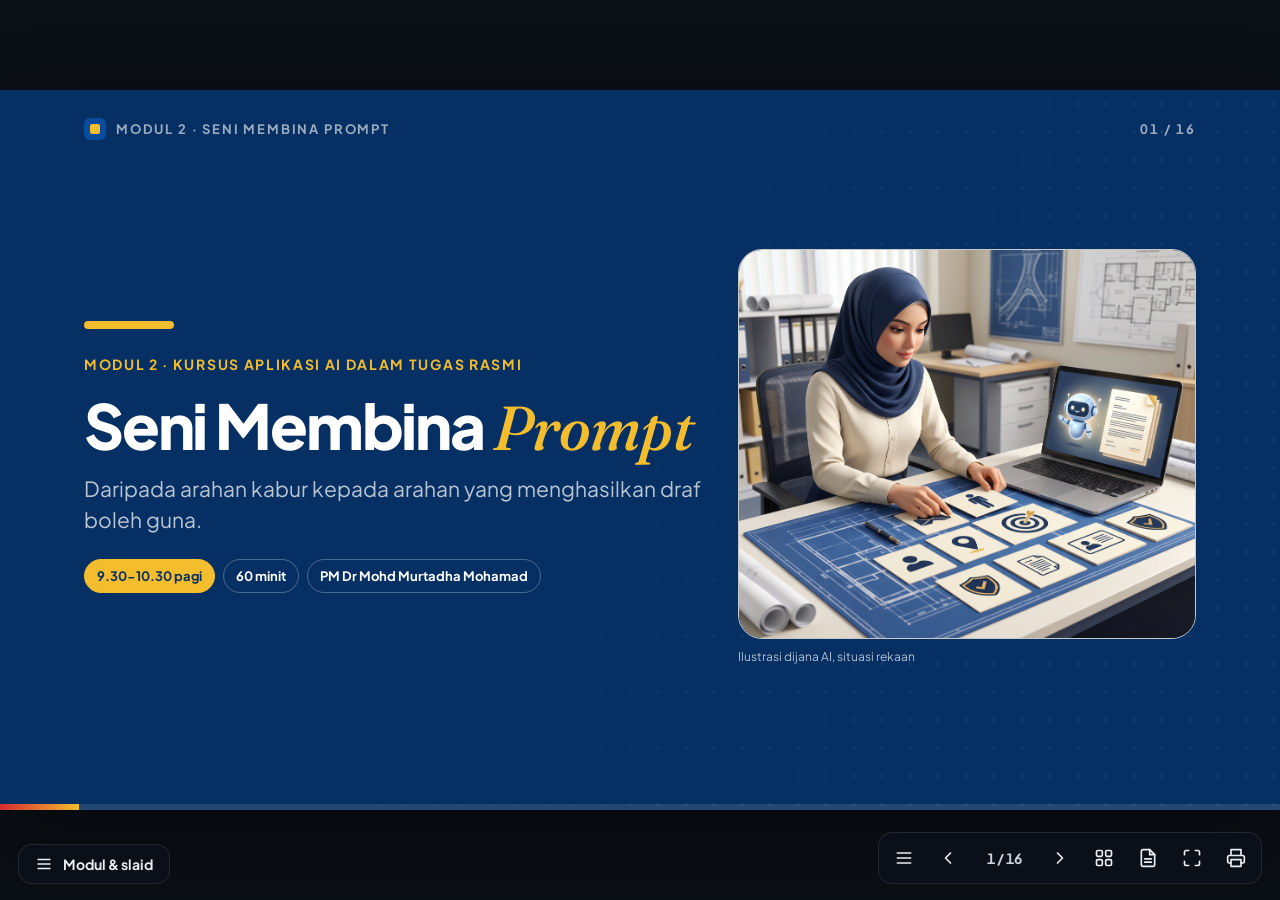
<file: slaid/modul-2.html>
<!doctype html>
<html lang="ms">
<head>
<meta charset="utf-8">
<meta name="viewport" content="width=device-width, initial-scale=1">
<title>Slaid Modul 2: Seni Membina Prompt | Kursus AI JKR</title>
<meta name="description" content="Slaid Modul 2: formula prompt Siapa + Apa + Cara, lima unsur, teknik prompt dan aktiviti sebelum-selepas.">
<link rel="preconnect" href="https://fonts.googleapis.com"><link rel="preconnect" href="https://fonts.gstatic.com" crossorigin>
<link href="https://fonts.googleapis.com/css2?family=Fraunces:ital,opsz,wght@1,9..144,500&family=JetBrains+Mono:wght@400;700&family=Plus+Jakarta+Sans:wght@400;600;700;800&display=swap" rel="stylesheet">
<link rel="stylesheet" href="../assets/slides.css">
</head>
<body data-deck="Modul 2: Seni Membina Prompt">
<!-- Dijana oleh slaid/bina.py daripada slaid/kandungan.py. Jangan sunting terus. -->
<div class="viewport"><div class="stage">
<section class="slide dark title-slide illustrated" data-title="Seni Membina Prompt"><div class="chrome"><span class="mod"><i></i>Modul 2 &middot; Seni Membina Prompt</span><span class="pg">01 / 16</span></div><div class="illustrated-layout"><div class="illustrated-copy"><div class="giant">02</div>
<div class="t-title"><div class="stripe"></div><p class="eyebrow">Modul 2 &middot; Kursus Aplikasi AI dalam Tugas Rasmi</p><h1>Seni Membina <em>Prompt</em></h1>
<p class="sub">Daripada arahan kabur kepada arahan yang menghasilkan draf boleh guna.</p><div class="meta-row"><span class="pill gold">9.30-10.30 pagi</span><span class="pill">60 minit</span><span class="pill">PM Dr Mohd Murtadha Mohamad</span></div></div></div><figure class="slide-visual"><img src="img/m2-01-seni-membina-prompt.jpg" alt="Pegawai menyusun kad arahan untuk menghasilkan draf dengan bantuan AI."><figcaption>Ilustrasi dijana AI, situasi rekaan</figcaption></figure></div><div class="foot"><b style="width:6.2%"></b></div></section>
<section class="slide" data-title="Selepas 60 minit, anda boleh:"><div class="chrome"><span class="mod"><i></i>Modul 2 &middot; Seni Membina Prompt</span><span class="pg">02 / 16</span></div><p class="kicker">Hasil pembelajaran</p><h2>Selepas 60 minit, anda <em>boleh</em>:</h2><div class="body"><ul class="points "><li><span class="dot">01</span><div><b>Menulis prompt lima unsur untuk teks</b><span class=d>Peranan, Konteks, Tugasan, Output, Kekangan.</span></div></li><li><span class="dot">02</span><div><b>Menggunakan formula yang sama untuk imej</b><span class=d>Infografik dan poster.</span></div></li><li><span class="dot">03</span><div><b>Memperbaiki output melalui prompt susulan</b><span class=d>Pendekkan, formalkan, jadikan jadual, terjemah.</span></div></li></ul></div><div class="foot"><b style="width:12.5%"></b></div></section>
<section class="slide" data-title="Dari kabur kepada jelas"><div class="chrome"><span class="mod"><i></i>Modul 2 &middot; Seni Membina Prompt</span><span class="pg">03 / 16</span></div><p class="kicker">Aliran modul</p><h2>Dari kabur kepada <em>jelas</em></h2><div class="body"><div class="agenda"><div class="row"><span class="tm">9.30</span><span class="cd">2.1</span><span>Demo: "Buatkan surat."</span><span class="kd">Demo</span></div><div class="row"><span class="tm">9.35</span><span class="cd">2.2</span><span>Formula dalam dua tahap</span><span class="kd">Ceramah</span></div><div class="row cs"><span class="tm">9.50</span><span class="cd">CS5</span><span>Sebelum dan selepas</span><span class="kd">Cuba Sekarang</span></div><div class="row"><span class="tm">10.00</span><span class="cd">2.4</span><span>Empat teknik dan kesilapan biasa</span><span class="kd">Ceramah</span></div><div class="row cs"><span class="tm">10.10</span><span class="cd">CS6</span><span>Formula yang sama untuk imej</span><span class="kd">Cuba Sekarang</span></div></div></div><div class="foot"><b style="width:18.8%"></b></div></section>
<section class="slide illustrated" data-title="“Buatkan surat.”"><div class="chrome"><span class="mod"><i></i>Modul 2 &middot; Seni Membina Prompt</span><span class="pg">04 / 16</span></div><div class="illustrated-layout"><div class="illustrated-copy"><div class="big-wrap"><p class="kicker">2.1 &middot; Demo</p><p class="big">&ldquo;Buatkan <em>surat</em>.&rdquo;</p><p class="sub" style="font-size:26px;margin-top:26px">Taip dua perkataan ini dalam Gemini. Apa yang anda dapat?</p></div></div><figure class="slide-visual"><img src="img/m2-04-arahan-kabur.jpg" alt="Arahan kabur menyebabkan pembantu AI meneka antara surat, e-mel dan laporan."><figcaption>Ilustrasi dijana AI, situasi rekaan</figcaption></figure></div><aside class="notes"><p>Jalankan prompt ini secara langsung. Hasilnya surat umum yang tidak boleh digunakan.</p></aside><div class="foot"><b style="width:25.0%"></b></div></section>
<section class="slide" data-title="Prompt kabur, output umum"><div class="chrome"><span class="mod"><i></i>Modul 2 &middot; Seni Membina Prompt</span><span class="pg">05 / 16</span></div><p class="kicker">Apa yang AI tidak tahu?</p><h2>Prompt kabur, <em>output umum</em></h2><div class="body"><div class="cards c5"><div class="card"><div class="iconbig"><svg class="ic" viewBox="0 0 24 24" aria-hidden="true"><circle cx="12" cy="8" r="4"/><path d="M4 21v-1a6 6 0 0 1 6-6h4a6 6 0 0 1 6 6v1"/></svg></div><h3>Kepada siapa?</h3><p>Ketua Kampung, kontraktor, Pengarah?</p></div><div class="card"><div class="iconbig"><svg class="ic" viewBox="0 0 24 24" aria-hidden="true"><circle cx="12" cy="12" r="10"/><path d="M9.1 9a3 3 0 0 1 5.8 1c0 2-3 3-3 3M12 17h.01"/></svg></div><h3>Tentang apa?</h3><p>Penutupan jalan, mesyuarat, aduan?</p></div><div class="card"><div class="iconbig"><svg class="ic" viewBox="0 0 24 24" aria-hidden="true"><path d="M21 15a2 2 0 0 1-2 2H7l-4 4V5a2 2 0 0 1 2-2h14a2 2 0 0 1 2 2z"/></svg></div><h3>Nada?</h3><p>Rasmi, mesra, tegas?</p></div><div class="card"><div class="iconbig"><svg class="ic" viewBox="0 0 24 24" aria-hidden="true"><path d="M14 2H6a2 2 0 0 0-2 2v16a2 2 0 0 0 2 2h12a2 2 0 0 0 2-2V8z"/><path d="M14 2v6h6M16 13H8M16 17H8M10 9H8"/></svg></div><h3>Format?</h3><p>Surat rasmi, e-mel, jadual?</p></div><div class="card"><div class="iconbig"><svg class="ic" viewBox="0 0 24 24" aria-hidden="true"><path d="M8 6h13M8 12h13M8 18h13M3 6h.01M3 12h.01M3 18h.01"/></svg></div><h3>Panjang?</h3><p>Satu perenggan atau satu halaman?</p></div></div></div><aside class="notes"><p>Minta peserta menjawab lima soalan ini sebelum menulis prompt.</p></aside><div class="foot"><b style="width:31.2%"></b></div></section>
<section class="slide illustrated" data-title="Tiga soalan asas: Siapa, Apa, Cara"><div class="chrome"><span class="mod"><i></i>Modul 2 &middot; Seni Membina Prompt</span><span class="pg">06 / 16</span></div><div class="illustrated-layout"><div class="illustrated-copy"><p class="kicker">2.2 &middot; Formula tahap 1</p><h2>Tiga soalan asas: <em>Siapa, Apa, Cara</em></h2><div class="body"><div class="cards c3"><div class="card"><p class="lab"><svg class="ic" viewBox="0 0 24 24" aria-hidden="true"><circle cx="12" cy="8" r="4"/><path d="M4 21v-1a6 6 0 0 1 6-6h4a6 6 0 0 1 6 6v1"/></svg>Siapa</p><h3>Peranan</h3><p>AI berlakon sebagai siapa?</p></div><div class="card"><p class="lab"><svg class="ic" viewBox="0 0 24 24" aria-hidden="true"><circle cx="12" cy="12" r="10"/><circle cx="12" cy="12" r="6"/><circle cx="12" cy="12" r="2"/></svg>Apa</p><h3>Konteks + Tugasan</h3><p>Latar belakang apa, dan apa yang perlu dihasilkan?</p></div><div class="card hl"><p class="lab"><svg class="ic" viewBox="0 0 24 24" aria-hidden="true"><path d="M8 6h13M8 12h13M8 18h13M3 6h.01M3 12h.01M3 18h.01"/></svg>Cara</p><h3>Output + Kekangan</h3><p>Dalam bentuk apa, dan apa yang tidak boleh?</p></div></div></div></div><figure class="slide-visual visual-contain"><img src="img/m2-06-siapa-apa-cara.jpg" alt="Tiga kumpulan objek mewakili peranan, konteks dan tugasan, serta output dan kekangan."><figcaption>Ilustrasi dijana AI, situasi rekaan</figcaption></figure></div><aside class="notes"><p>Tahap 1 mudah diingat. Tahap 2 memecahkannya kepada lima unsur.</p></aside><div class="foot"><b style="width:37.5%"></b></div></section>
<section class="slide" data-title="Lima unsur prompt"><div class="chrome"><span class="mod"><i></i>Modul 2 &middot; Seni Membina Prompt</span><span class="pg">07 / 16</span></div><p class="kicker">Formula tahap 2</p><h2>Lima unsur prompt</h2><div class="body"><div class="tbl"><table><thead><tr><th>Asas</th><th>Unsur</th><th>Soalan</th><th>Contoh JKR</th></tr></thead><tbody><tr><td>Siapa</td><td>Peranan</td><td>AI berlakon sebagai siapa?</td><td>Anda pembantu tadbir JKR Daerah</td></tr><tr><td>Apa</td><td>Konteks</td><td>Apa yang AI perlu tahu?</td><td>Menurap semula Jalan Kg. Contoh, 14-16 Okt, 8 pagi hingga 5 petang</td></tr><tr><td>Apa</td><td>Tugasan</td><td>Apa yang perlu dihasilkan?</td><td>Tulis surat makluman kepada Ketua Kampung</td></tr><tr><td>Cara</td><td>Output</td><td>Dalam bentuk apa?</td><td>Format surat rasmi, maksimum 1 halaman</td></tr><tr><td>Cara</td><td>Kekangan (pilihan)</td><td>Apa yang tidak boleh?</td><td>Jangan reka nombor rujukan; tinggalkan [ ]</td></tr></tbody></table></div></div><aside class="notes"><p>Kekangan ialah unsur paling kerap dilupakan, tetapi paling penting untuk mengelak halusinasi.</p></aside><div class="foot"><b style="width:43.8%"></b></div></section>
<section class="slide act" data-title="Struktur ringkas"><div class="chrome"><span class="mod"><i></i>Modul 2 &middot; Seni Membina Prompt</span><span class="pg">08 / 16</span></div><div class="act-grid"><div class="act-left"><span class="badge"><svg class="ic" viewBox="0 0 24 24" aria-hidden="true"><path d="M12 3l1.9 5.8L20 11l-6.1 2.2L12 19l-1.9-5.8L4 11l6.1-2.2z"/></svg>Struktur ringkas</span>
<h2>Satu ayat, <em>lima</em> unsur</h2><p class="sub">Hafal templat ini. Ia berfungsi untuk surat, e-mel, laporan, imej dan video.</p></div>
<div class="code-wrap"><div class="code "><div class="bar"><span class="dots"><i></i><i></i><i></i></span><span class="lbl">Templat prompt</span><button class="copy" type="button">Salin</button></div><pre>Anda [peranan].
[Konteks].
Tugasan anda: [tugasan].
Hasilkan dalam bentuk [output].
Pastikan [kekangan].</pre></div><div class="follow"><b>Petua</b>Tulis setiap unsur pada baris sendiri dengan label. Lebih mudah dibaca oleh AI dan oleh rakan sekerja.</div></div></div><aside class="notes"><p>Peserta boleh simpan templat ini dalam Bank Prompt.</p></aside><div class="foot"><b style="width:50.0%"></b></div></section>
<section class="slide" data-title="CS5: Sebelum dan selepas"><div class="chrome"><span class="mod"><i></i>Modul 2 &middot; Seni Membina Prompt</span><span class="pg">09 / 16</span></div><p class="kicker">CS5 &middot; Sebelum dan selepas</p><h2>Prompt yang sama, hasil yang <em>berbeza</em></h2><div class="body"><div class="compare"><div class="side bad"><p class="tagl">Sebelum: prompt lemah</p><pre>Balas aduan jalan berlubang.</pre><p>AI meneka lokasi, tarikh dan nada. Hasilnya umum dan mungkin berjanji perkara yang tidak dirancang.</p></div><div class="side good"><p class="tagl">Selepas: lima unsur</p><pre>Peranan: Anda pegawai perhubungan awam JKR Daerah.
Konteks: 6 lubang di Jalan Kg. Contoh selepas hujan. Kon telah dipasang; pembaikan 14-16 Okt.
Tugasan: Tulis balasan rasmi kepada pengadu.
Output: 3 perenggan pendek, sopan dan empati.
Kekangan: Jangan janji tarikh lain; jangan sebut nama pegawai.</pre><p>Tepat, selamat dan sedia untuk disemak.</p></div></div></div><aside class="notes"><p>Jalankan prompt lemah dahulu, kemudian prompt lima unsur dalam perbualan baharu.</p></aside><div class="foot"><b style="width:56.2%"></b></div></section>
<section class="slide act" data-title="CS5: Aktiviti"><div class="chrome"><span class="mod"><i></i>Modul 2 &middot; Seni Membina Prompt</span><span class="pg">10 / 16</span></div><div class="act-grid"><div class="act-left"><span class="badge"><svg class="ic" viewBox="0 0 24 24" aria-hidden="true"><path d="M12 3l1.9 5.8L20 11l-6.1 2.2L12 19l-1.9-5.8L4 11l6.1-2.2z"/></svg>Cuba Sekarang</span>
<h2>Sebelum dan selepas</h2><ol class="act-steps"><li><span>Jalankan <code>Balas aduan jalan berlubang.</code></span></li><li><span>Buka <b>perbualan baharu</b>.</span></li><li><span>Jalankan prompt lima unsur.</span></li><li><span>Bandingkan kedua-dua output.</span></li></ol><button class="timer" data-min="10" title="Klik untuk mula / jeda"><svg class="ic" viewBox="0 0 24 24" aria-hidden="true"><circle cx="12" cy="12" r="10"/><path d="M12 6v6l4 2"/></svg><span></span></button></div>
<div class="code-wrap"><div class="code sm"><div class="bar"><span class="dots"><i></i><i></i><i></i></span><span class="lbl">CS5 &middot; Balasan aduan awam</span><button class="copy" type="button">Salin</button></div><pre><span class="k">Peranan:</span> Anda pegawai perhubungan awam JKR Daerah.
<span class="k">Konteks:</span> Seorang penduduk mengadu melalui media sosial tentang 6 lubang di Jalan Kg. Contoh selepas hujan. Kon telah dipasang dan pembaikan dijadual 14-16 Okt.
<span class="k">Tugasan:</span> Tulis balasan rasmi kepada pengadu.
<span class="k">Output:</span> 3 perenggan pendek, nada sopan dan empati.
<span class="k">Kekangan:</span> Jangan berjanji tarikh selain yang diberi; jangan sebut nama pegawai.</pre></div><div class="follow"><b>Versi pembantu tadbir</b>Tukar Tugasan: <code>e-mel jemputan Mesyuarat Penyelarasan Bil. 3/2026 kepada 6 pegawai</code></div><div class="follow"><b>Versi pembantu kemahiran</b>Tukar Tugasan: <code>laporan kerja harian daripada nota saya: [tampal nota]</code></div></div></div><aside class="notes"><p>Minta dua peserta membacakan perbezaan yang paling ketara.</p></aside><div class="foot"><b style="width:62.5%"></b></div></section>
<section class="slide illustrated" data-title="Empat teknik untuk kerja pejabat"><div class="chrome"><span class="mod"><i></i>Modul 2 &middot; Seni Membina Prompt</span><span class="pg">11 / 16</span></div><div class="illustrated-layout"><div class="illustrated-copy"><p class="kicker">2.4 &middot; Teknik</p><h2>Empat teknik untuk <em>kerja pejabat</em></h2><div class="body"><div class="cards c4"><div class="card"><p class="lab"><svg class="ic" viewBox="0 0 24 24" aria-hidden="true"><path d="M14 2H6a2 2 0 0 0-2 2v16a2 2 0 0 0 2 2h12a2 2 0 0 0 2-2V8z"/><path d="M14 2v6h6M16 13H8M16 17H8M10 9H8"/></svg>01</p><h3>Beri contoh</h3><p>Tampal satu surat lama yang baik sebagai gaya rujukan, selepas membuang maklumat peribadi.</p></div><div class="card"><p class="lab"><svg class="ic" viewBox="0 0 24 24" aria-hidden="true"><circle cx="12" cy="12" r="10"/><path d="M9.1 9a3 3 0 0 1 5.8 1c0 2-3 3-3 3M12 17h.01"/></svg>02</p><h3>Minta AI bertanya dahulu</h3><p>"Sebelum menulis, tanya saya 5 soalan."</p></div><div class="card"><p class="lab"><svg class="ic" viewBox="0 0 24 24" aria-hidden="true"><path d="M10 13a5 5 0 0 0 7.5.5l3-3a5 5 0 0 0-7-7l-1.7 1.7"/><path d="M14 11a5 5 0 0 0-7.5-.5l-3 3a5 5 0 0 0 7 7l1.7-1.7"/></svg>03</p><h3>Prompt berantai</h3><p>Pecahkan kerja besar: nota, rangka, draf, semakan.</p></div><div class="card"><p class="lab"><svg class="ic" viewBox="0 0 24 24" aria-hidden="true"><path d="m17 2 4 4-4 4"/><path d="M3 11V9a4 4 0 0 1 4-4h14M7 22l-4-4 4-4"/><path d="M21 13v2a4 4 0 0 1-4 4H3"/></svg>04</p><h3>Perhalusi</h3><p>"Pendekkan", "Lebih formal", "Jadikan jadual", "Terjemah ke Bahasa Inggeris".</p></div></div></div></div><figure class="slide-visual visual-contain"><img src="img/m2-11-prompt-berantai.jpg" alt="Aliran prompt berantai: nota, rangka, draf dan semakan."><figcaption>Prompt berantai: nota, rangka, draf, semakan. Ilustrasi AI.</figcaption></figure></div><aside class="notes"><p>Teknik 3, prompt berantai, akan digunakan sepenuhnya dalam Hands-on 1 petang ini.</p></aside><div class="foot"><b style="width:68.8%"></b></div></section>
<section class="slide illustrated" data-title="Kesilapan biasa"><div class="chrome"><span class="mod"><i></i>Modul 2 &middot; Seni Membina Prompt</span><span class="pg">12 / 16</span></div><div class="illustrated-layout"><div class="illustrated-copy"><p class="kicker">Elakkan</p><h2>Kesilapan <em>biasa</em></h2><div class="body"><ul class="points warn"><li><span class="dot"><svg class="ic" viewBox="0 0 24 24" aria-hidden="true"><path d="m21.7 18-8-14a2 2 0 0 0-3.4 0l-8 14A2 2 0 0 0 4 21h16a2 2 0 0 0 1.7-3z"/><path d="M12 9v4M12 17h.01"/></svg></span><div><b>Prompt terlalu umum</b><span class=d>Tiada peranan, konteks atau format.</span></div></li><li><span class="dot"><svg class="ic" viewBox="0 0 24 24" aria-hidden="true"><path d="m21.7 18-8-14a2 2 0 0 0-3.4 0l-8 14A2 2 0 0 0 4 21h16a2 2 0 0 0 1.7-3z"/><path d="M12 9v4M12 17h.01"/></svg></span><div><b>Memasukkan data Merah</b><span class=d>IC, akaun bank, dokumen terperingkat.</span></div></li><li><span class="dot"><svg class="ic" viewBox="0 0 24 24" aria-hidden="true"><path d="m21.7 18-8-14a2 2 0 0 0-3.4 0l-8 14A2 2 0 0 0 4 21h16a2 2 0 0 0 1.7-3z"/><path d="M12 9v4M12 17h.01"/></svg></span><div><b>Menerima output tanpa semak</b><span class=d>Fakta, angka dan nama mesti disahkan.</span></div></li><li><span class="dot"><svg class="ic" viewBox="0 0 24 24" aria-hidden="true"><path d="m21.7 18-8-14a2 2 0 0 0-3.4 0l-8 14A2 2 0 0 0 4 21h16a2 2 0 0 0 1.7-3z"/><path d="M12 9v4M12 17h.01"/></svg></span><div><b>Satu perbualan untuk banyak tugas</b><span class=d>Mulakan perbualan baharu bagi tugas yang tidak berkaitan.</span></div></li></ul></div></div><figure class="slide-visual"><img src="img/m2-12-semakan-manusia.jpg" alt="Pegawai membandingkan draf AI dengan dokumen sumber sebelum menggunakannya."><figcaption>Ilustrasi dijana AI, situasi rekaan</figcaption></figure></div><div class="foot"><b style="width:75.0%"></b></div></section>
<section class="slide act" data-title="CS6: Infografik"><div class="chrome"><span class="mod"><i></i>Modul 2 &middot; Seni Membina Prompt</span><span class="pg">13 / 16</span></div><div class="act-grid"><div class="act-left"><span class="badge"><svg class="ic" viewBox="0 0 24 24" aria-hidden="true"><path d="M12 3l1.9 5.8L20 11l-6.1 2.2L12 19l-1.9-5.8L4 11l6.1-2.2z"/></svg>Cuba Sekarang</span>
<h2>Formula yang sama untuk <em>imej</em></h2><p class="sub">Jana infografik, kemudian perhalusi dalam tiga pusingan. Semak setiap perkataan Melayu.</p><button class="timer" data-min="12" title="Klik untuk mula / jeda"><svg class="ic" viewBox="0 0 24 24" aria-hidden="true"><circle cx="12" cy="12" r="10"/><path d="M12 6v6l4 2"/></svg><span></span></button></div>
<div class="code-wrap"><div class="code sm"><div class="bar"><span class="dots"><i></i><i></i><i></i></span><span class="lbl">CS6 &middot; Infografik zon kerja</span><button class="copy" type="button">Salin</button></div><pre><span class="k">Peranan:</span> Anda pereka grafik untuk kempen keselamatan JKR.
<span class="k">Tugasan:</span> Jana infografik menegak &quot;5 Langkah Selamat di Zon Kerja Jalan Raya&quot;.
<span class="k">Konteks:</span> Untuk ditampal di papan notis pejabat dan dikongsi kepada pekerja tapak.
<span class="k">Output:</span> 5 ikon bernombor dengan ayat pendek Bahasa Melayu, gaya rata, warna jingga dan kelabu.
<span class="k">Kekangan:</span> Teks besar dan mudah dibaca; tiada logo.</pre></div><div class="follow"><b>Pusingan 2</b><code>Susun 5 langkah dalam bentuk anak panah dari atas ke bawah.</code></div><div class="follow"><b>Pusingan 3</b><code>Betulkan ejaan pada langkah [n] kepada "[teks betul]".</code></div></div></div><aside class="notes"><p>AI imej masih kerap tersilap ejaan teks Melayu. Ini peluang mengamalkan semakan.</p></aside><div class="foot"><b style="width:81.2%"></b></div></section>
<section class="slide illustrated" data-title="CS6: Contoh hasil dan semakan"><div class="chrome"><span class="mod"><i></i>Modul 2 &middot; Seni Membina Prompt</span><span class="pg">14 / 16</span></div><div class="illustrated-layout"><div class="illustrated-copy"><p class="kicker">CS6 &middot; Semak hasil imej</p><h2>Menarik, tetapi <em>semak</em> dahulu</h2><div class="body"><ul class="points "><li><span class="dot">01</span><div><b>Semak teks dan susunan</b><span class=d>Lima langkah hadir. Baca setiap ayat dan semak ejaannya.</span></div></li><li><span class="dot">02</span><div><b>Cari butiran yang tidak diminta</b><span class=d>Papan tanda memaparkan angka 140. Angka itu tidak diberi dalam prompt; minta AI membuangnya.</span></div></li><li><span class="dot">03</span><div><b>Sahkan sebelum digunakan</b><span class=d>Semak ikon dan kesesuaian dengan arahan jabatan sebelum mengedar.</span></div></li></ul></div></div><figure class="slide-visual visual-poster"><img src="img/m2-13-contoh-infografik-zon-kerja.jpg" alt="Infografik AI lima langkah keselamatan zon kerja; contoh kesilapan: papan tanda mengandungi angka 140 yang tidak diminta."><figcaption>Contoh output AI untuk latihan semakan, bukan panduan keselamatan rasmi.</figcaption></figure></div><aside class="notes"><p>Tunjuk angka 140 pada langkah 3. Jangan tafsir sebagai had laju yang sah. Minta peserta mencadangkan prompt susulan untuk membuang angka itu, kemudian semak semula hasil. Contoh ini untuk latihan semakan output sahaja.</p></aside><div class="foot"><b style="width:87.5%"></b></div></section>
<section class="slide" data-title="Sebelum guna, semak lima perkara"><div class="chrome"><span class="mod"><i></i>Modul 2 &middot; Seni Membina Prompt</span><span class="pg">15 / 16</span></div><p class="kicker">Senarai semak output</p><h2>Sebelum guna, <em>semak</em> lima perkara</h2><div class="body"><div class="flow"><div class="st"><p class="n">01</p><h3>Tepat</h3><p>Fakta, angka, nama dan tarikh betul.</p></div><div class="st"><p class="n">02</p><h3>Lengkap</h3><p>Semua yang diminta ada.</p></div><div class="st"><p class="n">03</p><h3>Nada</h3><p>Sesuai dengan penerima.</p></div><div class="st"><p class="n">04</p><h3>Format</h3><p>Ikut templat jabatan.</p></div><div class="st on"><p class="n">05</p><h3>Selamat</h3><p>Tiada data Kuning atau Merah.</p></div></div></div><aside class="notes"><p>Senarai semak ini juga digunakan dalam rubrik Hands-on 1.</p></aside><div class="foot"><b style="width:93.8%"></b></div></section>
<section class="slide" data-title="Prompt yang baik ialah arahan kerja yang baik"><div class="chrome"><span class="mod"><i></i>Modul 2 &middot; Seni Membina Prompt</span><span class="pg">16 / 16</span></div><p class="kicker">Rumusan Modul 2</p><h2>Prompt yang baik ialah <em>arahan kerja</em> yang baik</h2><div class="body"><div class="takeaways"><div class="card"><div class="big-n">5</div><h3>Lima unsur</h3><p>Peranan, Konteks, Tugasan, Output, Kekangan.</p></div><div class="card"><div class="big-n">4</div><h3>Empat teknik</h3><p>Contoh, tanya dahulu, berantai, perhalusi.</p></div><div class="card"><div class="big-n">1</div><h3>Satu formula</h3><p>Untuk teks, imej, video dan muzik.</p></div></div><div class="next"><span>Rehat 10.30. Seterusnya: <b>Modul 3, Komunikasi dan Dokumentasi</b> &middot; 11.00 pagi</span><a href="modul-3.html">Slaid Modul 3 &rarr;</a></div></div><div class="foot"><b style="width:100.0%"></b></div></section>
</div></div>
<script src="../assets/slides.js"></script>
</body>
</html>
</file>
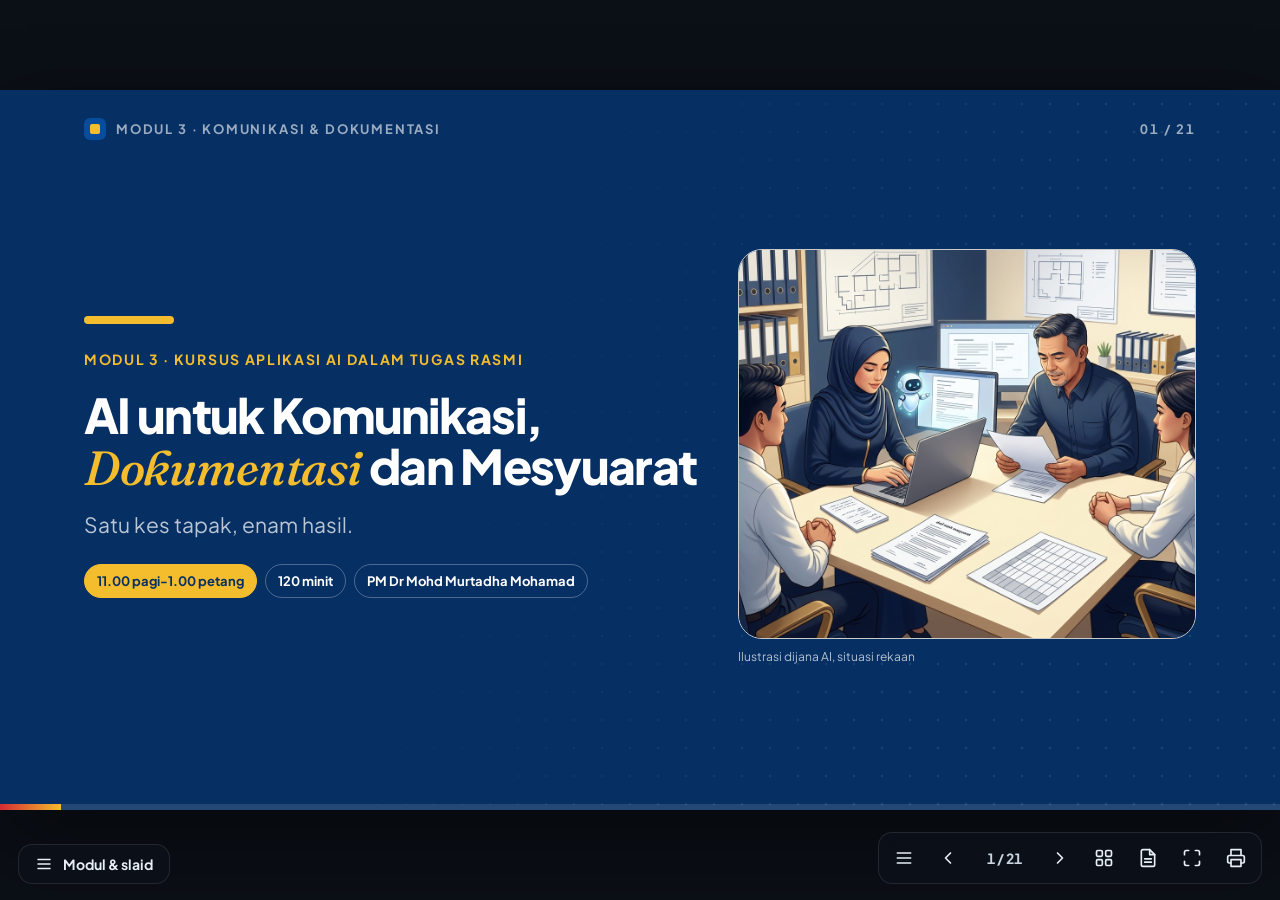
<file: slaid/modul-3.html>
<!doctype html>
<html lang="ms">
<head>
<meta charset="utf-8">
<meta name="viewport" content="width=device-width, initial-scale=1">
<title>Slaid Modul 3: AI untuk Komunikasi, Dokumentasi dan Mesyuarat | Kursus AI JKR</title>
<meta name="description" content="Slaid Modul 3: surat rasmi, e-mel, laporan daripada gambar, slaid taklimat, video AI dan aliran minit mesyuarat.">
<link rel="preconnect" href="https://fonts.googleapis.com"><link rel="preconnect" href="https://fonts.gstatic.com" crossorigin>
<link href="https://fonts.googleapis.com/css2?family=Fraunces:ital,opsz,wght@1,9..144,500&family=JetBrains+Mono:wght@400;700&family=Plus+Jakarta+Sans:wght@400;600;700;800&display=swap" rel="stylesheet">
<link rel="stylesheet" href="../assets/slides.css">
</head>
<body data-deck="Modul 3: AI untuk Komunikasi, Dokumentasi dan Mesyuarat">
<!-- Dijana oleh slaid/bina.py daripada slaid/kandungan.py. Jangan sunting terus. -->
<div class="viewport"><div class="stage">
<section class="slide dark title-slide compact-title illustrated" data-title="AI untuk Komunikasi, Dokumentasi dan Mesyuarat"><div class="chrome"><span class="mod"><i></i>Modul 3 &middot; Komunikasi &amp; Dokumentasi</span><span class="pg">01 / 21</span></div><div class="illustrated-layout"><div class="illustrated-copy"><div class="giant">03</div>
<div class="t-title"><div class="stripe"></div><p class="eyebrow">Modul 3 &middot; Kursus Aplikasi AI dalam Tugas Rasmi</p><h1>AI untuk Komunikasi, <em>Dokumentasi</em> dan Mesyuarat</h1>
<p class="sub">Satu kes tapak, enam hasil.</p><div class="meta-row"><span class="pill gold">11.00 pagi-1.00 petang</span><span class="pill">120 minit</span><span class="pill">PM Dr Mohd Murtadha Mohamad</span></div></div></div><figure class="slide-visual"><img src="img/m3-18-minit-mesyuarat.jpg" alt="Pegawai membincangkan dan menyemak draf dokumen mesyuarat dengan bantuan AI."><figcaption>Ilustrasi dijana AI, situasi rekaan</figcaption></figure></div><div class="foot"><b style="width:4.8%"></b></div></section>
<section class="slide" data-title="Senario kes"><div class="chrome"><span class="mod"><i></i>Modul 3 &middot; Komunikasi &amp; Dokumentasi</span><span class="pg">02 / 21</span></div><p class="kicker">Senario sepanjang modul (rekaan)</p><h2>Satu kes: <em>Jalan Kg. Contoh</em></h2><div class="case" style="margin-top:22px"><div class="facts"><div class="fact"><svg class="ic" viewBox="0 0 24 24" aria-hidden="true"><path d="M9.5 3h5L20 21H4z"/><path d="M7.5 10h9M6 15h12M2 21h20"/></svg><div><small>Kerosakan</small>6 lubang dan bahu jalan runtuh selepas hujan lebat</div></div><div class="fact"><svg class="ic" viewBox="0 0 24 24" aria-hidden="true"><path d="M9 3 3 6v15l6-3 6 3 6-3V3l-6 3z"/><path d="M9 3v15M15 6v15"/></svg><div><small>Lokasi</small>Jalan Kg. Contoh, Rembau, KM 3.0 hingga 3.2</div></div><div class="fact"><svg class="ic" viewBox="0 0 24 24" aria-hidden="true"><rect x="3" y="4" width="18" height="18" rx="2"/><path d="M16 2v4M8 2v4M3 10h18"/></svg><div><small>Kerja pembaikan</small>14-16 Okt 2026, 8.00 pagi hingga 5.00 petang</div></div><div class="fact"><svg class="ic" viewBox="0 0 24 24" aria-hidden="true"><circle cx="6" cy="19" r="3"/><path d="M9 19h8.5a3.5 3.5 0 0 0 0-7h-11a3.5 3.5 0 0 1 0-7H15"/><circle cx="18" cy="5" r="3"/></svg><div><small>Laluan alternatif</small>Melalui Jalan Sekolah</div></div></div><div class="map"><svg viewBox="0 0 480 440" width="100%" height="100%" preserveAspectRatio="xMidYMid slice" aria-label="Lakaran lokasi rekaan">
<defs><pattern id="d" width="24" height="24" patternUnits="userSpaceOnUse"><circle cx="2" cy="2" r="1.4" fill="rgba(255,255,255,.08)"/></pattern></defs>
<rect width="480" height="440" fill="url(#d)"/>
<path d="M-10 330 C 120 300, 180 210, 300 190 S 470 120, 500 90" stroke="#3b4a60" stroke-width="34" fill="none" stroke-linecap="round"/>
<path d="M-10 330 C 120 300, 180 210, 300 190 S 470 120, 500 90" stroke="rgba(255,255,255,.55)" stroke-width="2" stroke-dasharray="14 12" fill="none"/>
<path d="M60 318 C 90 380, 250 420, 330 360 S 420 240, 430 130" stroke="var(--p-gold)" stroke-width="5" stroke-dasharray="2 12" stroke-linecap="round" fill="none"/>
<g fill="var(--p-accent)" stroke="#fff" stroke-width="2"><circle cx="196" cy="236" r="8"/><circle cx="214" cy="224" r="7"/><circle cx="232" cy="214" r="8"/><circle cx="252" cy="206" r="7"/><circle cx="270" cy="199" r="8"/><circle cx="288" cy="193" r="7"/></g>
<g font-family="Plus Jakarta Sans, Arial" font-weight="800" fill="#fff">
<text x="160" y="276" font-size="15">KM 3.0</text><text x="300" y="234" font-size="15">KM 3.2</text>
<text x="24" y="40" font-size="13" fill="rgba(255,255,255,.6)" letter-spacing="2">LAKARAN REKAAN</text>
<text x="24" y="66" font-size="20">Jalan Kg. Contoh, Rembau</text>
<text x="250" y="414" font-size="14" fill="var(--p-gold)">Jalan Sekolah (laluan alternatif)</text>
<text x="330" y="160" font-size="14" fill="#ffb4b4">6 lubang + bahu jalan</text></g></svg></div></div><aside class="notes"><p>Semua butiran adalah rekaan. Kes yang sama digunakan untuk enam hasil supaya peserta nampak satu aliran kerja.</p></aside><div class="foot"><b style="width:9.5%"></b></div></section>
<section class="slide" data-title="Satu kes, enam hasil"><div class="chrome"><span class="mod"><i></i>Modul 3 &middot; Komunikasi &amp; Dokumentasi</span><span class="pg">03 / 21</span></div><p class="kicker">Aliran modul</p><h2>Satu kes, <em>enam</em> hasil</h2><div class="body"><div class="agenda"><div class="row"><span class="tm">11.00</span><span class="cd">3A</span><span>Surat rasmi</span><span class="kd">30 minit</span></div><div class="row"><span class="tm">11.30</span><span class="cd">3B</span><span>E-mel dan hebahan</span><span class="kd">10 minit</span></div><div class="row"><span class="tm">11.40</span><span class="cd">3C</span><span>Laporan teknikal ringkas daripada gambar</span><span class="kd">25 minit</span></div><div class="row"><span class="tm">12.05</span><span class="cd">3D</span><span>Laporan kepada taklimat 5 slaid</span><span class="kd">20 minit</span></div><div class="row"><span class="tm">12.25</span><span class="cd">3E</span><span>Video AI</span><span class="kd">25 minit</span></div><div class="row"><span class="tm">12.50</span><span class="cd">3F</span><span>Pengantar minit mesyuarat</span><span class="kd">10 minit</span></div></div></div><div class="foot"><b style="width:14.3%"></b></div></section>
<section class="slide dark section illustrated" data-title="Surat rasmi"><div class="chrome"><span class="mod"><i></i>Modul 3 &middot; Komunikasi &amp; Dokumentasi</span><span class="pg">04 / 21</span></div><div class="illustrated-layout"><div class="illustrated-copy"><div class="giant">3A</div>
<div class="t-title"><div class="stripe"></div><p class="eyebrow">11.00 &middot; 30 minit</p><h1>Surat <em>rasmi</em></h1>
<p class="sub">Anatomi surat, templat jabatan dan prompt CS7.</p><div class="meta-row"></div></div></div><figure class="slide-visual"><img src="img/m2-12-semakan-manusia.jpg" alt="Pegawai menyemak draf surat terhadap dokumen rujukan."><figcaption>Ilustrasi dijana AI, situasi rekaan</figcaption></figure></div><div class="foot"><b style="width:19.0%"></b></div></section>
<section class="slide" data-title="Anatomi surat rasmi"><div class="chrome"><span class="mod"><i></i>Modul 3 &middot; Komunikasi &amp; Dokumentasi</span><span class="pg">05 / 21</span></div><p class="kicker">Anatomi surat rasmi</p><h2>Sembilan bahagian <em>surat</em></h2><div class="anat"><div class="doc"><div class="ln r"><span class="k">1</span><span class="tx" style="flex:none">Ruj. Kami: [ ]</span></div><div class="ln r"><span class="k">2</span><span class="tx" style="flex:none">Tarikh: [ ]</span></div><div class="ln"><span class="k">3</span><span class="tx">Ketua Kampung, Kg. Contoh, Rembau</span></div><div class="ln"><span class="k">4</span><span class="tx">Tuan,</span></div><div class="ln"><span class="k">5</span><span class="tx"><b>MAKLUMAN PENUTUPAN SEBAHAGIAN JALAN KG. CONTOH</b></span></div><div class="ln"><span class="k">6</span><div class="tx"><div class="bar" style="width:100%"></div><div class="bar" style="width:92%"></div><div class="bar" style="width:96%"></div><div class="bar" style="width:70%"></div></div></div><div class="ln"><div class="tx"><div class="bar" style="width:100%"></div><div class="bar" style="width:85%"></div></div></div><div class="ln"><span class="k">7</span><span class="tx">Sekian, terima kasih.</span></div><div class="ln"><span class="k">8</span><span class="tx"><b>"MALAYSIA MADANI"</b></span></div><div class="ln"><span class="k">9</span><span class="tx">( [nama] ) Jurutera Daerah</span></div></div><div><ul class="legend"><li><span class="k">1</span>Rujukan</li><li><span class="k">2</span>Tarikh</li><li><span class="k">3</span>Alamat penerima</li><li><span class="k">4</span>Salam</li><li><span class="k">5</span>Perkara</li><li><span class="k">6</span>Isi bernombor</li><li><span class="k">7</span>Penutup</li><li><span class="k">8</span>Cogan kata</li><li><span class="k">9</span>Tandatangan</li></ul><p class="note">AI tidak tahu format terkini jabatan. Tampal templat kosong jabatan dan minta AI mengisi isi sahaja.</p></div></div><aside class="notes"><p>Cogan kata dan format adalah contoh; ikut templat rasmi jabatan anda.</p></aside><div class="foot"><b style="width:23.8%"></b></div></section>
<section class="slide act" data-title="CS7: Surat rasmi"><div class="chrome"><span class="mod"><i></i>Modul 3 &middot; Komunikasi &amp; Dokumentasi</span><span class="pg">06 / 21</span></div><div class="act-grid"><div class="act-left"><span class="badge"><svg class="ic" viewBox="0 0 24 24" aria-hidden="true"><path d="M12 3l1.9 5.8L20 11l-6.1 2.2L12 19l-1.9-5.8L4 11l6.1-2.2z"/></svg>Cuba Sekarang</span>
<h2>Surat makluman penutupan jalan</h2><ol class="act-steps"><li><span>Tampal templat kosong jabatan pada baris akhir.</span></li><li><span>Jalankan prompt.</span></li><li><span>Semak setiap [ ] yang ditinggalkan AI.</span></li></ol><button class="timer" data-min="15" title="Klik untuk mula / jeda"><svg class="ic" viewBox="0 0 24 24" aria-hidden="true"><circle cx="12" cy="12" r="10"/><path d="M12 6v6l4 2"/></svg><span></span></button></div>
<div class="code-wrap"><div class="code xs"><div class="bar"><span class="dots"><i></i><i></i><i></i></span><span class="lbl">CS7 &middot; Surat rasmi</span><button class="copy" type="button">Salin</button></div><pre><span class="k">Peranan:</span> Anda pembantu tadbir JKR Daerah Rembau yang mahir surat rasmi kerajaan.
<span class="k">Konteks:</span> Kerja membaiki 6 lubang dan bahu jalan di Jalan Kg. Contoh (KM 3.0 hingga 3.2) pada 14-16 Okt 2026, 8.00 pagi hingga 5.00 petang. Jalan ditutup sebelah; laluan alternatif melalui Jalan Sekolah.
<span class="k">Tugasan:</span> Isi templat surat di bawah untuk memaklumkan Ketua Kampung dan memohon kerjasama menghebahkan kepada penduduk.
<span class="k">Output:</span> Ikut templat sepenuhnya; isi bernombor; maksimum 1 halaman.
<span class="k">Kekangan:</span> Jangan reka nombor rujukan, nama atau nombor telefon; tinggalkan [ ].
<span class="k">Templat:</span>
[tampal templat surat jabatan]</pre></div><div class="follow"><b>Susulan 1</b><code>Tulis semula sebagai notis awam untuk papan tanda, nada mesra, 80 perkataan.</code></div><div class="follow"><b>Susulan 2</b><code>Terjemah surat ke Bahasa Inggeris rasmi.</code></div></div></div><div class="foot"><b style="width:28.6%"></b></div></section>
<section class="slide" data-title="3B: E-mel"><div class="chrome"><span class="mod"><i></i>Modul 3 &middot; Komunikasi &amp; Dokumentasi</span><span class="pg">07 / 21</span></div><p class="kicker">3B &middot; E-mel dan hebahan</p><h2>Baris pertama: <em>siapa, apa, bila</em></h2><div class="anat" style="margin-top:20px"><div class="mail"><div class="mh"><span>Kepada: <b>En. Rahman, Syarikat Contoh Sdn Bhd</b></span><span>Perkara: <b>Pengesahan mula kerja Jalan Kg. Contoh, 14 Okt 2026</b></span></div>
<div class="mb"><p class="first">Tuan, JKR Daerah Rembau ingin mengesahkan kerja pembaikan Jalan Kg. Contoh bermula 14 Okt 2026.</p><p>Mohon jadual bekalan batu dikemukakan sebelum 10 Okt 2026 untuk tujuan perancangan...</p></div></div><div><div class="www"><span>Siapa<small>pengirim &amp; penerima</small></span><span>Apa<small>perkara utama</small></span><span>Bila<small>tarikh &amp; tempoh</small></span></div><p class="note">Penerima yang sibuk mungkin hanya membaca baris pertama.</p></div></div><aside class="notes"><p>Tunjukkan bagaimana baris pertama sahaja sudah cukup untuk penerima bertindak.</p></aside><div class="foot"><b style="width:33.3%"></b></div></section>
<section class="slide act" data-title="CS8: E-mel dan WhatsApp"><div class="chrome"><span class="mod"><i></i>Modul 3 &middot; Komunikasi &amp; Dokumentasi</span><span class="pg">08 / 21</span></div><div class="act-grid"><div class="act-left"><span class="badge"><svg class="ic" viewBox="0 0 24 24" aria-hidden="true"><path d="M12 3l1.9 5.8L20 11l-6.1 2.2L12 19l-1.9-5.8L4 11l6.1-2.2z"/></svg>Cuba Sekarang</span>
<h2>E-mel kontraktor dan mesej WhatsApp</h2><ol class="act-steps"><li><span>Jalankan prompt e-mel.</span></li><li><span>Semak baris pertama: siapa, apa, bila?</span></li><li><span>Jalankan susulan WhatsApp.</span></li></ol><button class="timer" data-min="8" title="Klik untuk mula / jeda"><svg class="ic" viewBox="0 0 24 24" aria-hidden="true"><circle cx="12" cy="12" r="10"/><path d="M12 6v6l4 2"/></svg><span></span></button></div>
<div class="code-wrap"><div class="code "><div class="bar"><span class="dots"><i></i><i></i><i></i></span><span class="lbl">CS8 &middot; E-mel</span><button class="copy" type="button">Salin</button></div><pre>Tulis e-mel susulan kepada kontraktor Syarikat Contoh Sdn Bhd untuk mengesahkan kerja bermula 14 Okt 2026 dan meminta jadual bekalan batu sebelum 10 Okt. Baris pertama mesti menyatakan siapa, apa dan bila. Nada profesional, maksimum 120 perkataan.</pre></div><div class="follow"><b>Susulan</b><code>Ringkaskan maklumat penutupan jalan menjadi mesej WhatsApp 50 perkataan untuk kumpulan penduduk, dengan 1 emoji amaran.</code></div></div></div><div class="foot"><b style="width:38.1%"></b></div></section>
<section class="slide illustrated" data-title="CS8: E-mel dan hebahan"><div class="chrome"><span class="mod"><i></i>Modul 3 &middot; Komunikasi &amp; Dokumentasi</span><span class="pg">09 / 21</span></div><div class="illustrated-layout"><div class="illustrated-copy"><p class="kicker">CS8 &middot; Dua bentuk komunikasi</p><h2>Satu maklumat, <em>dua</em> bentuk</h2><div class="body"><ul class="points "><li><span class="dot">01</span><div><b>E-mel kontraktor</b><span class=d>Nada profesional. Nyatakan siapa, apa dan bila pada baris pertama.</span></div></li><li><span class="dot">02</span><div><b>Hebahan penduduk</b><span class=d>Ringkas, mudah difahami dan sesuai untuk kumpulan WhatsApp.</span></div></li><li><span class="dot">03</span><div><b>Fakta yang sama</b><span class=d>Semak lokasi, tarikh dan tindakan; jangan tambah janji baharu.</span></div></li></ul></div></div><figure class="slide-visual visual-contain"><img src="img/m3-08-emel-dan-hebahan.jpg" alt="Maklumat pembaikan jalan disesuaikan menjadi e-mel dan mesej telefon."><figcaption>Ilustrasi dijana AI, situasi rekaan</figcaption></figure></div><aside class="notes"><p>Imej ialah ilustrasi. Bandingkan dua output peserta daripada CS8, bukan baris abstrak dalam imej.</p></aside><div class="foot"><b style="width:42.9%"></b></div></section>
<section class="slide dark section illustrated" data-title="Laporan daripada gambar"><div class="chrome"><span class="mod"><i></i>Modul 3 &middot; Komunikasi &amp; Dokumentasi</span><span class="pg">10 / 21</span></div><div class="illustrated-layout"><div class="illustrated-copy"><div class="giant">3C</div>
<div class="t-title"><div class="stripe"></div><p class="eyebrow">11.40 &middot; 25 minit</p><h1>Laporan daripada <em>gambar</em></h1>
<p class="sub">Gemini boleh membaca gambar. Muat naik gambar sampel kerosakan bersama nota lapangan.</p><div class="meta-row"></div></div></div><figure class="slide-visual visual-contain"><img src="img/m3-09-sampel-jalan-rosak.jpg" alt="Gambar simulasi AI jalan kampung berlubang dengan air bertakung dan bahu jalan terhakis."><figcaption>Gambar simulasi dijana AI untuk CS9, bukan bukti pemeriksaan sebenar.</figcaption><a class="visual-download" href="img/m3-09-sampel-jalan-rosak.jpg" download>Muat turun gambar simulasi CS9</a></figure></div><div class="foot"><b style="width:47.6%"></b></div></section>
<section class="slide" data-title="Struktur laporan"><div class="chrome"><span class="mod"><i></i>Modul 3 &middot; Komunikasi &amp; Dokumentasi</span><span class="pg">11 / 21</span></div><p class="kicker">Struktur laporan pemeriksaan 1 halaman</p><h2>Lima bahagian <em>laporan</em></h2><div class="body"><div class="flow"><div class="st"><p class="n">01</p><h3>Latar</h3><p>Lokasi, tarikh, sebab pemeriksaan.</p></div><div class="st"><p class="n">02</p><h3>Pemerhatian</h3><p>Apa yang kelihatan, secara objektif.</p></div><div class="st on"><p class="n">03</p><h3>Penilaian Awal</h3><p>Tafsiran pegawai.</p></div><div class="st on"><p class="n">04</p><h3>Cadangan Tindakan</h3><p>Kerja yang disyorkan.</p></div><div class="st"><p class="n">05</p><h3>Lampiran</h3><p>Gambar dan lakaran.</p></div></div><p class="note">Kotak gelap: bahagian yang memerlukan pertimbangan kejuruteraan pegawai.</p></div><div class="foot"><b style="width:52.4%"></b></div></section>
<section class="slide act" data-title="CS9: Laporan daripada gambar"><div class="chrome"><span class="mod"><i></i>Modul 3 &middot; Komunikasi &amp; Dokumentasi</span><span class="pg">12 / 21</span></div><div class="act-grid"><div class="act-left"><span class="badge"><svg class="ic" viewBox="0 0 24 24" aria-hidden="true"><path d="M12 3l1.9 5.8L20 11l-6.1 2.2L12 19l-1.9-5.8L4 11l6.1-2.2z"/></svg>Cuba Sekarang</span>
<h2>Gambar kepada laporan pemeriksaan</h2><ol class="act-steps"><li><span>Muat naik gambar sampel (disediakan).</span></li><li><span>Tampal nota lapangan ringkas.</span></li><li><span>Semak setiap [PERLU SAHKAN].</span></li></ol><button class="timer" data-min="15" title="Klik untuk mula / jeda"><svg class="ic" viewBox="0 0 24 24" aria-hidden="true"><circle cx="12" cy="12" r="10"/><path d="M12 6v6l4 2"/></svg><span></span></button></div>
<div class="code-wrap"><div class="code sm"><div class="bar"><span class="dots"><i></i><i></i><i></i></span><span class="lbl">CS9 &middot; Teks + gambar</span><button class="copy" type="button">Salin</button></div><pre><span class="k">Peranan:</span> Anda penolong jurutera JKR yang menulis laporan pemeriksaan jalan.
<span class="k">Konteks:</span> Gambar dilampirkan. Nota lapangan saya: [tampal nota ringkas].
<span class="k">Tugasan:</span> (1) Huraikan apa yang kelihatan dalam gambar secara objektif. (2) Draf laporan pemeriksaan 1 halaman.
<span class="k">Output:</span> Tajuk: Latar, Pemerhatian, Penilaian Awal, Cadangan Tindakan, Lampiran.
<span class="k">Kekangan:</span> Tandakan [PERLU SAHKAN] pada setiap ukuran atau punca yang anda anggarkan; jangan reka angka.</pre></div></div></div><div class="foot"><b style="width:57.1%"></b></div></section>
<section class="slide illustrated" data-title="AI menghurai, pegawai menilai"><div class="chrome"><span class="mod"><i></i>Modul 3 &middot; Komunikasi &amp; Dokumentasi</span><span class="pg">13 / 21</span></div><div class="illustrated-layout"><div class="illustrated-copy"><div class="big-wrap"><p class="kicker">Peringatan</p><p class="big">AI <em>menghurai</em> apa yang kelihatan.<br>Pegawai menilai.</p><p class="sub" style="font-size:26px;margin-top:26px">Penilaian kejuruteraan dan cadangan kerja tetap keputusan pegawai. Laporan teknikal penuh dibina dalam Modul 4 (Hari 2).</p></div></div><figure class="slide-visual"><img src="img/m3-12-pegawai-menilai.jpg" alt="Jurutera menyemak draf laporan AI dengan gambar dan nota lapangan."><figcaption>Ilustrasi dijana AI, situasi rekaan</figcaption></figure></div><div class="foot"><b style="width:61.9%"></b></div></section>
<section class="slide dark section illustrated" data-title="Laporan kepada taklimat"><div class="chrome"><span class="mod"><i></i>Modul 3 &middot; Komunikasi &amp; Dokumentasi</span><span class="pg">14 / 21</span></div><div class="illustrated-layout"><div class="illustrated-copy"><div class="giant">3D</div>
<div class="t-title"><div class="stripe"></div><p class="eyebrow">12.05 &middot; 20 minit</p><h1>Laporan kepada <em>taklimat</em></h1>
<p class="sub">Gunakan laporan daripada 3C dalam perbualan yang sama.</p><div class="meta-row"></div></div></div><figure class="slide-visual visual-contain"><img src="img/m3-13-laporan-kepada-taklimat.jpg" alt="Satu laporan pemeriksaan disusun menjadi lima kad taklimat."><figcaption>Ilustrasi dijana AI, situasi rekaan</figcaption></figure></div><div class="foot"><b style="width:66.7%"></b></div></section>
<section class="slide act" data-title="CS10: Taklimat 5 slaid"><div class="chrome"><span class="mod"><i></i>Modul 3 &middot; Komunikasi &amp; Dokumentasi</span><span class="pg">15 / 21</span></div><div class="act-grid"><div class="act-left"><span class="badge"><svg class="ic" viewBox="0 0 24 24" aria-hidden="true"><path d="M12 3l1.9 5.8L20 11l-6.1 2.2L12 19l-1.9-5.8L4 11l6.1-2.2z"/></svg>Cuba Sekarang</span>
<h2>Laporan kepada 5 slaid</h2><ol class="act-steps"><li><span>Kekal dalam perbualan 3C.</span></li><li><span>Jalankan prompt.</span></li><li><span>Jika Canvas tersedia, bina slaid dan eksport ke Google Slides.</span></li></ol><button class="timer" data-min="12" title="Klik untuk mula / jeda"><svg class="ic" viewBox="0 0 24 24" aria-hidden="true"><circle cx="12" cy="12" r="10"/><path d="M12 6v6l4 2"/></svg><span></span></button></div>
<div class="code-wrap"><div class="code "><div class="bar"><span class="dots"><i></i><i></i><i></i></span><span class="lbl">CS10 &middot; Slaid</span><button class="copy" type="button">Salin</button></div><pre>Daripada laporan di atas, sediakan taklimat 5 slaid untuk Jurutera Daerah. Setiap slaid: tajuk, maksimum 3 poin, dan nota penceramah 2 ayat. Slaid terakhir ialah keputusan yang diminta daripada beliau.</pre></div><div class="follow"><b>Jika Canvas tersedia</b><code>Bina slaid ini dalam Canvas.</code> kemudian eksport ke Google Slides.</div><div class="follow"><b>Hari 2</b>Visualisasi didalami dalam Modul 5.</div></div></div><div class="foot"><b style="width:71.4%"></b></div></section>
<section class="slide dark section illustrated" data-title="Video AI"><div class="chrome"><span class="mod"><i></i>Modul 3 &middot; Komunikasi &amp; Dokumentasi</span><span class="pg">16 / 21</span></div><div class="illustrated-layout"><div class="illustrated-copy"><div class="giant">3E</div>
<div class="t-title"><div class="stripe"></div><p class="eyebrow">12.25 &middot; 25 minit</p><h1>Video <em>AI</em></h1>
<p class="sub">Klip pendek dengan bunyi, daripada teks atau gambar.</p><div class="meta-row"></div></div></div><figure class="slide-visual visual-contain"><img src="img/m3-15-babak-video-kempen.jpg" alt="Imej pegun simulasi pekerja meletakkan papan tanda Jalan Dibaiki."><figcaption>Imej pegun simulasi AI untuk membincangkan babak video CS11.</figcaption></figure></div><div class="foot"><b style="width:76.2%"></b></div></section>
<section class="slide" data-title="Formula video"><div class="chrome"><span class="mod"><i></i>Modul 3 &middot; Komunikasi &amp; Dokumentasi</span><span class="pg">17 / 21</span></div><p class="kicker">Formula prompt video</p><h2>Lima bahagian <em>babak</em></h2><div class="body"><div class="flow"><div class="st"><p class="n">01</p><h3>Subjek</h3><p>Siapa atau apa?</p></div><div class="st"><p class="n">02</p><h3>Aksi</h3><p>Apa yang berlaku?</p></div><div class="st"><p class="n">03</p><h3>Latar</h3><p>Di mana, bila?</p></div><div class="st"><p class="n">04</p><h3>Gaya kamera</h3><p>Pergerakan, sudut.</p></div><div class="st"><p class="n">05</p><h3>Bunyi / dialog</h3><p>Latar bunyi dan suara.</p></div></div><p class="note">Kuota video harian terhad: satu cubaan sahaja setiap peserta.</p></div><div class="foot"><b style="width:81.0%"></b></div></section>
<section class="slide act" data-title="CS11: Video kempen"><div class="chrome"><span class="mod"><i></i>Modul 3 &middot; Komunikasi &amp; Dokumentasi</span><span class="pg">18 / 21</span></div><div class="act-grid"><div class="act-left"><span class="badge"><svg class="ic" viewBox="0 0 24 24" aria-hidden="true"><path d="M12 3l1.9 5.8L20 11l-6.1 2.2L12 19l-1.9-5.8L4 11l6.1-2.2z"/></svg>Cuba Sekarang</span>
<h2>Video kempen 8 saat</h2><ol class="act-steps"><li><span>Satu cubaan sahaja setiap peserta.</span></li><li><span>Kumpulan memilih klip terbaik.</span></li><li><span>Untuk video lebih panjang, lihat demo Google Vids.</span></li></ol><button class="timer" data-min="10" title="Klik untuk mula / jeda"><svg class="ic" viewBox="0 0 24 24" aria-hidden="true"><circle cx="12" cy="12" r="10"/><path d="M12 6v6l4 2"/></svg><span></span></button></div>
<div class="code-wrap"><div class="code "><div class="bar"><span class="dots"><i></i><i></i><i></i></span><span class="lbl">CS11 &middot; Video</span><button class="copy" type="button">Salin</button></div><pre>Video 8 saat, gaya dokumentari realistik: pekerja JKR berjaket pemantul cahaya meletakkan papan tanda &quot;JALAN DIBAIKI&quot; di jalan kampung Malaysia selepas hujan, kamera bergerak perlahan dari kiri ke kanan, waktu pagi berkabus. Bunyi: hujan renyai dan jentera jauh. Suara lelaki berkata: &quot;Maaf atas kesulitan, jalan anda sedang dibaiki.&quot;</pre></div></div></div><aside class="notes"><p>Kandungan AI untuk orang awam perlu dilabel mengikut amalan jabatan.</p></aside><div class="foot"><b style="width:85.7%"></b></div></section>
<section class="slide illustrated" data-title="3F: Aliran minit mesyuarat"><div class="chrome"><span class="mod"><i></i>Modul 3 &middot; Komunikasi &amp; Dokumentasi</span><span class="pg">19 / 21</span></div><div class="illustrated-layout"><div class="illustrated-copy"><p class="kicker">3F &middot; Pengantar minit mesyuarat</p><h2>Lima langkah ke <em>minit</em></h2><div class="body"><div class="flow"><div class="st"><p class="n">01</p><h3>Bersihkan nota</h3></div><div class="st on"><p class="n">02</p><h3>Tanda jurang</h3></div><div class="st"><p class="n">03</p><h3>Tetapkan format</h3></div><div class="st"><p class="n">04</p><h3>Jana draf</h3></div><div class="st on"><p class="n">05</p><h3>Sahkan sebelum edar</h3></div></div><p class="note">Bahan Hands-on 1 diedarkan sebelum rehat. Baca nota mesyuarat simulasi semasa makan tengah hari.</p></div></div><figure class="slide-visual"><img src="img/m3-18-minit-mesyuarat.jpg" alt="Setiausaha dan pengerusi menyemak draf minit sebelum edaran."><figcaption>Ilustrasi dijana AI, situasi rekaan</figcaption></figure></div><aside class="notes"><p>Kotak gelap ialah langkah yang mesti dibuat oleh manusia.</p></aside><div class="foot"><b style="width:90.5%"></b></div></section>
<section class="slide" data-title="Rumusan: enam hasil"><div class="chrome"><span class="mod"><i></i>Modul 3 &middot; Komunikasi &amp; Dokumentasi</span><span class="pg">20 / 21</span></div><p class="kicker">Rumusan Modul 3</p><h2>Satu kes, <em>enam</em> hasil</h2><div class="body"><div class="cards c3"><div class="card"><p class="lab"><svg class="ic" viewBox="0 0 24 24" aria-hidden="true"><path d="M14 2H6a2 2 0 0 0-2 2v16a2 2 0 0 0 2 2h12a2 2 0 0 0 2-2V8z"/><path d="M14 2v6h6M16 13H8M16 17H8M10 9H8"/></svg>3A</p><h3>Surat rasmi</h3><p>Isi templat jabatan.</p></div><div class="card"><p class="lab"><svg class="ic" viewBox="0 0 24 24" aria-hidden="true"><rect x="2" y="4" width="20" height="16" rx="2"/><path d="m22 7-10 5L2 7"/></svg>3B</p><h3>E-mel + WhatsApp</h3><p>Siapa, apa, bila.</p></div><div class="card"><p class="lab"><svg class="ic" viewBox="0 0 24 24" aria-hidden="true"><path d="M2 12s3-7 10-7 10 7 10 7-3 7-10 7-10-7-10-7z"/><circle cx="12" cy="12" r="3"/></svg>3C</p><h3>Laporan pemeriksaan</h3><p>Daripada gambar + nota.</p></div><div class="card"><p class="lab"><svg class="ic" viewBox="0 0 24 24" aria-hidden="true"><path d="M2 3h20M21 3v11a2 2 0 0 1-2 2H5a2 2 0 0 1-2-2V3M7 21l5-5 5 5"/></svg>3D</p><h3>Taklimat 5 slaid</h3><p>Keputusan di slaid akhir.</p></div><div class="card"><p class="lab"><svg class="ic" viewBox="0 0 24 24" aria-hidden="true"><path d="m22 8-6 4 6 4V8z"/><rect x="2" y="6" width="14" height="12" rx="2"/></svg>3E</p><h3>Video 8 saat</h3><p>Satu cubaan, label kandungan.</p></div><div class="card hl"><p class="lab"><svg class="ic" viewBox="0 0 24 24" aria-hidden="true"><path d="M16 21v-2a4 4 0 0 0-4-4H6a4 4 0 0 0-4 4v2"/><circle cx="9" cy="7" r="4"/><path d="M22 21v-2a4 4 0 0 0-3-3.9M16 3.1a4 4 0 0 1 0 7.8"/></svg>3F</p><h3>Minit mesyuarat</h3><p>Hands-on 1 petang ini.</p></div></div></div><div class="foot"><b style="width:95.2%"></b></div></section>
<section class="slide" data-title="Rehat dan makan tengah hari"><div class="chrome"><span class="mod"><i></i>Modul 3 &middot; Komunikasi &amp; Dokumentasi</span><span class="pg">21 / 21</span></div><p class="kicker">Sebelum rehat</p><h2>Rehat dan makan <em>tengah hari</em></h2><div class="body"><div class="takeaways"><div class="card"><div class="big-n">1</div><h3>Baca nota</h3><p>Nota mesyuarat simulasi dalam bahan Hands-on 1.</p></div><div class="card"><div class="big-n">2</div><h3>Undi jingle</h3><p>Jingle CS4 dimainkan selepas rehat.</p></div><div class="card"><div class="big-n">3</div><h3>2.30 petang</h3><p>Duduk mengikut kumpulan.</p></div></div><div class="next"><span>Seterusnya: <b>Hands-on 1, Minit Mesyuarat</b> &middot; 2.30 petang</span><a href="hands-on.html">Slaid Hands-on 1 &rarr;</a></div></div><div class="foot"><b style="width:100.0%"></b></div></section>
</div></div>
<script src="../assets/slides.js"></script>
</body>
</html>
</file>
<file: assets/style.css>
/* Kursus Aplikasi AI dalam Tugas Rasmi, Hari 1. Gaya selari hub JANM / AI untuk Semua. */
/* Palet: setiap pilihan hanya menetapkan 4 warna asas; selebihnya diterbitkan. */
:root{
  --p-primary:#084c9e; --p-deep:#062f63; --p-accent:#d52b32; --p-gold:#f3bd2d;
  --font-scale:1; --scroll:0%;
}
html[data-palette="hijau"]{--p-primary:#1b7a4b; --p-deep:#0f3d2a; --p-accent:#c2410c; --p-gold:#e9b949}
html[data-palette="teal"]{--p-primary:#0f766e; --p-deep:#134e4a; --p-accent:#e11d48; --p-gold:#f59e0b}
html[data-palette="ungu"]{--p-primary:#5b3cc4; --p-deep:#2e1a6b; --p-accent:#db2777; --p-gold:#f2c14e}
html[data-palette="bata"]{--p-primary:#b4462b; --p-deep:#4a1d12; --p-accent:#1d4ed8; --p-gold:#e0a526}
html[data-palette="korporat"]{--p-primary:#334155; --p-deep:#0f172a; --p-accent:#0284c7; --p-gold:#eab308}

/* Mod cerah */
html{
  --blue:var(--p-primary); --navy:var(--p-deep); --red:var(--p-accent); --gold:var(--p-gold);
  --btn:var(--p-deep);
  --paper:color-mix(in srgb,var(--p-primary) 3%,#fff); --card:#fff;
  --ink:color-mix(in srgb,var(--p-deep) 70%,#000); --muted:color-mix(in srgb,var(--p-deep) 45%,#8a96a3);
  --line:color-mix(in srgb,var(--p-primary) 14%,#fff); --tint:color-mix(in srgb,var(--p-primary) 9%,#fff);
  --code:color-mix(in srgb,var(--p-deep) 80%,#000); --codeink:#eef3f8;
  --shadow:color-mix(in srgb,var(--p-deep) 12%,transparent);
}
/* Mod gelap */
html[data-theme="dark"]{
  --blue:color-mix(in srgb,var(--p-primary) 45%,#fff); --navy:color-mix(in srgb,var(--p-deep) 25%,#fff);
  --btn:var(--p-primary);
  --paper:color-mix(in srgb,var(--p-deep) 45%,#050a12); --card:color-mix(in srgb,var(--p-deep) 60%,#0b1220);
  --ink:#e8eef5; --muted:#a7b4c2; --line:color-mix(in srgb,var(--p-primary) 30%,#1b2533);
  --tint:color-mix(in srgb,var(--p-primary) 25%,#0b1220); --code:#05090f; --codeink:#dfe8f2;
  --shadow:rgba(0,0,0,.35);
}
*{box-sizing:border-box}
html{font-size:calc(16px * var(--font-scale));scroll-behavior:smooth}
body{margin:0;font-family:Arial,Helvetica,sans-serif;color:var(--ink);background:var(--paper);line-height:1.6}
a{color:var(--blue)}
img{max-width:100%}
.wrap{max-width:1180px;margin:0 auto;padding:0 24px}

/* progress bar */
.progress{position:fixed;top:0;left:0;height:4px;width:var(--scroll);background:linear-gradient(90deg,var(--red),var(--gold));z-index:60}

/* header */
header.site{position:sticky;top:0;z-index:50;background:color-mix(in srgb,var(--card) 94%,transparent);backdrop-filter:blur(8px);border-bottom:1px solid var(--line)}
.bar{display:flex;align-items:center;justify-content:space-between;gap:16px;min-height:72px}
.brand{display:flex;align-items:center;gap:12px;text-decoration:none;color:var(--ink)}
.logo{width:44px;height:44px;border-radius:10px;background:var(--p-primary);color:#fff;border:3px solid var(--gold);display:grid;place-items:center;font-weight:700;font-size:15px}
.brand b{display:block;font-size:16px}
.brand small{display:block;font-size:12px;color:var(--muted)}
nav.main{display:flex;align-items:center;gap:22px}
nav.main a{color:var(--muted);font-weight:700;font-size:14px;text-decoration:none}
nav.main a:hover,nav.main a[aria-current="page"]{color:var(--ink)}
.cta{background:var(--btn);color:#fff !important;padding:11px 20px;border-radius:999px}
.tools{display:flex;gap:6px}
.tools button svg{width:16px;height:16px;vertical-align:middle}
.tools button{width:36px;height:36px;border-radius:9px;border:1px solid var(--line);background:var(--card);color:var(--ink);font-weight:700;cursor:pointer}
.menu-btn{display:none}
.pills{display:flex;gap:8px;overflow-x:auto;padding-top:10px;padding-bottom:12px;scrollbar-width:none}
.pills a{flex:none;border:1px solid var(--line);background:var(--card);border-radius:999px;padding:7px 14px;font-weight:700;font-size:14px;color:var(--ink);text-decoration:none}
.pills a:hover{border-color:var(--blue)}

/* type */
.eyebrow{color:var(--blue);font-size:12px;font-weight:700;letter-spacing:.18em;text-transform:uppercase;margin:0 0 12px}
h1,h2,h3{line-height:1.08;letter-spacing:-.02em;margin:0 0 16px}
h1{font-size:clamp(2.4rem,6vw,4.3rem)}
h2{font-size:clamp(1.9rem,4.2vw,3.2rem)}
h3{font-size:1.25rem;letter-spacing:0}
.accent{font-family:Georgia,"Times New Roman",serif;font-style:italic;font-weight:500;color:var(--red)}
.lead{font-size:1.15rem;color:var(--muted);max-width:640px}
section{padding:72px 0}
section.alt{background:var(--tint)}

/* hero */
.hero{padding:64px 0 72px;background:radial-gradient(circle at 85% 10%,color-mix(in srgb,var(--gold) 18%,transparent),transparent 40%),var(--paper)}
.hero-grid{display:grid;grid-template-columns:1.25fr .9fr;gap:40px;align-items:center}
.btns{display:flex;gap:12px;flex-wrap:wrap;margin-top:26px}
.btn{display:inline-block;padding:13px 22px;border-radius:999px;font-weight:700;text-decoration:none;border:1px solid var(--line);color:var(--ink);background:var(--card)}
.btn.primary{background:var(--btn);color:#fff;border-color:var(--btn)}
.hero-card{background:var(--card);border:1px solid var(--line);border-radius:22px;padding:26px;box-shadow:0 18px 50px var(--shadow)}
.hero-card dl{margin:0;display:grid;grid-template-columns:auto 1fr;gap:10px 16px;font-size:15px}
.hero-card dt{color:var(--muted);font-weight:700}
.hero-card dd{margin:0}
.chip{display:inline-block;background:var(--card);border:1px solid var(--line);border-radius:999px;padding:6px 12px;font-size:13px;font-weight:700;box-shadow:0 6px 18px var(--shadow)}

/* cards */
.grid{display:grid;gap:20px}
.g2{grid-template-columns:repeat(2,1fr)}
.g3{grid-template-columns:repeat(3,1fr)}
.g4{grid-template-columns:repeat(4,1fr)}
.card{background:var(--card);border:1px solid var(--line);border-radius:20px;padding:24px}
.card p{margin:.4rem 0 0;color:var(--muted)}
.num{color:var(--red);font-weight:700;font-size:14px;margin-bottom:10px;display:block}
a.card{text-decoration:none;color:var(--ink);transition:transform .15s,box-shadow .15s}
a.card:hover{transform:translateY(-3px);box-shadow:0 14px 34px var(--shadow)}
.tag{display:inline-block;font-size:12px;font-weight:700;border-radius:999px;padding:3px 10px;background:var(--tint);color:var(--blue);margin-right:6px}
.tag.cs{background:color-mix(in srgb,var(--red) 10%,transparent);color:var(--red)}
.tag.kreatif{background:color-mix(in srgb,var(--gold) 25%,transparent);color:color-mix(in srgb,var(--gold) 45%,#000)}
html[data-theme="dark"] .tag.kreatif{color:var(--gold)}

.flow{display:flex;flex-wrap:wrap;gap:10px;align-items:center;justify-content:center}
.flow span{background:var(--tint);border-radius:10px;padding:10px 16px;font-weight:700}
.flow i{color:var(--red);font-style:normal}

.callout{border-left:5px solid var(--gold);background:color-mix(in srgb,var(--gold) 14%,transparent);border-radius:10px;padding:16px 20px;margin:20px 0}
.callout.red{border-color:var(--red);background:color-mix(in srgb,var(--red) 7%,transparent)}

/* table */
.table-wrap{overflow-x:auto;border:1px solid var(--line);border-radius:16px;background:var(--card)}
table{border-collapse:collapse;width:100%;font-size:15px}
th,td{text-align:left;padding:12px 14px;border-bottom:1px solid var(--line);vertical-align:top}
th{background:var(--tint);font-size:13px;text-transform:uppercase;letter-spacing:.05em}
tr:last-child td{border-bottom:0}
td.t{white-space:nowrap;font-weight:700}
tr.break td{background:var(--tint);color:var(--muted);font-style:italic}

/* module content */
.mod-head{padding-top:56px;padding-bottom:24px}
.topic{display:grid;grid-template-columns:160px 1fr;gap:28px;padding:30px 0;border-top:1px solid var(--line)}
.topic>div,.grid>*{min-width:0}
.topic .when{font-weight:700;color:var(--muted);font-size:14px}
.topic .when b{display:block;color:var(--red);font-size:13px;letter-spacing:.12em;text-transform:uppercase}
.topic ul{padding-left:20px}
.topic li{margin:.3rem 0}

/* prompts */
.prompt{background:var(--card);border:1px solid var(--line);border-radius:18px;padding:20px;margin:18px 0}
.prompt-head{display:flex;justify-content:space-between;align-items:center;gap:12px;margin-bottom:12px;flex-wrap:wrap}
.prompt-head h3{margin:0;font-size:1.05rem}
.prompt pre{margin:0;background:var(--code);color:var(--codeink);border-radius:12px;padding:16px;white-space:pre-wrap;word-break:break-word;font:14px/1.6 ui-monospace,Menlo,Consolas,monospace}
.prompt .follow{margin:12px 0 0;color:var(--muted);font-size:14px}
.prompt .follow code{background:var(--tint);color:var(--ink);padding:2px 6px;border-radius:6px;font-size:13px}
.copy{border:0;background:var(--red);color:#fff;font-weight:700;border-radius:999px;padding:8px 16px;cursor:pointer;font-size:13px}
.copy.done{background:#1f7a4d}
.search{width:100%;padding:15px 18px;border-radius:14px;border:1px solid var(--line);background:var(--card);color:var(--ink);font-size:16px}
.filters{display:flex;gap:8px;flex-wrap:wrap;margin:14px 0 6px}
.filters button{border:1px solid var(--line);background:var(--card);color:var(--ink);border-radius:999px;padding:7px 14px;font-weight:700;cursor:pointer}
.filters button.on{background:var(--btn);color:#fff;border-color:var(--btn)}
.empty{display:none;color:var(--muted);padding:20px 0}

.light{display:grid;grid-template-columns:repeat(3,1fr);gap:16px}
.light .card{border-top:6px solid}
.light .g{border-top-color:#1f9d55}.light .y{border-top-color:var(--gold)}.light .r{border-top-color:var(--red)}

.steps{counter-reset:s;list-style:none;padding:0;margin:0;display:grid;gap:14px}
.steps li{counter-increment:s;background:var(--card);border:1px solid var(--line);border-radius:16px;padding:18px 18px 18px 70px;position:relative}
.steps li::before{content:counter(s);position:absolute;left:18px;top:16px;width:36px;height:36px;border-radius:50%;background:var(--red);color:#fff;font-weight:700;display:grid;place-items:center}
.steps li b{display:block}

footer{background:var(--p-deep);color:#cfe0f3;padding:40px 0;margin-top:40px;font-size:14px}
html[data-theme="dark"] footer{background:#06111f}
footer a{color:#fff}
.totop{position:fixed;right:20px;bottom:20px;width:52px;height:52px;border-radius:50%;background:var(--red);color:#fff;border:0;font-size:22px;cursor:pointer;opacity:0;pointer-events:none;transition:opacity .2s;box-shadow:0 10px 24px color-mix(in srgb,var(--red) 35%,transparent)}
.totop.show{opacity:1;pointer-events:auto}

@media (max-width:900px){
  .hero-grid,.g2,.g3,.g4,.light{grid-template-columns:1fr}
  .topic{grid-template-columns:1fr;gap:8px}
  nav.main{display:none;position:absolute;top:72px;left:0;right:0;background:var(--card);flex-direction:column;align-items:flex-start;padding:16px 24px;border-bottom:1px solid var(--line)}
  nav.main.open{display:flex}
  .menu-btn{display:block}
  .brand small{display:none}
  .brand b{white-space:nowrap;font-size:15px}
  .logo{width:38px;height:38px}
  .tools{gap:4px}
  .tools button{width:34px;height:34px}
  .palette-pop{right:-80px}
  section{padding:52px 0}
  .wrap{padding:0 16px}
}
@media print{header.site,.totop,.progress,.copy,.tools{display:none}}

/* Pra-Ujian */
.pretest{background:var(--card);border:2px solid var(--red);border-radius:20px;padding:20px 22px;margin:22px 0 4px;max-width:640px;box-shadow:0 12px 30px color-mix(in srgb,var(--red) 12%,transparent)}
.pretest h3{margin:4px 0 6px}
.pretest p{margin:0 0 14px;color:var(--muted)}
.pretest .btn.primary{background:var(--red);border-color:var(--red)}
.pills a.pill-hot{background:var(--red);border-color:var(--red);color:#fff}

/* Pemilih palet */
.palette-wrap{position:relative}
.palette-pop{position:absolute;right:0;top:44px;width:250px;background:var(--card);border:1px solid var(--line);border-radius:16px;padding:14px;box-shadow:0 18px 40px var(--shadow);z-index:70}
.palette-pop[hidden]{display:none}
.palette-pop p{margin:0 0 10px;font-size:12px;font-weight:700;letter-spacing:.14em;text-transform:uppercase;color:var(--blue)}
.palette-pop button.sw{display:flex;align-items:center;gap:10px;width:100%;height:auto;padding:8px;border-radius:10px;border:1px solid transparent;background:none;color:var(--ink);font-weight:700;font-size:14px;cursor:pointer;text-align:left}
.palette-pop button.sw:hover{background:var(--tint)}
.palette-pop button.sw[aria-pressed="true"]{border-color:var(--blue);background:var(--tint)}
.sw i{display:flex;border-radius:7px;overflow:hidden;flex:none}
.sw i b{width:14px;height:24px;display:block}
</file>
<file: assets/slides.css>
/* Slaid Kursus AI JKR. Pentas 1280x720 yang diskalakan; palet dikongsi dengan hub. */
:root{
  --p-primary:#084c9e; --p-deep:#062f63; --p-accent:#d52b32; --p-gold:#f3bd2d;
}
html[data-palette="hijau"]{--p-primary:#1b7a4b; --p-deep:#0f3d2a; --p-accent:#c2410c; --p-gold:#e9b949}
html[data-palette="teal"]{--p-primary:#0f766e; --p-deep:#134e4a; --p-accent:#e11d48; --p-gold:#f59e0b}
html[data-palette="ungu"]{--p-primary:#5b3cc4; --p-deep:#2e1a6b; --p-accent:#db2777; --p-gold:#f2c14e}
html[data-palette="bata"]{--p-primary:#b4462b; --p-deep:#4a1d12; --p-accent:#1d4ed8; --p-gold:#e0a526}
html[data-palette="korporat"]{--p-primary:#334155; --p-deep:#0f172a; --p-accent:#0284c7; --p-gold:#eab308}
html{
  --paper:#f6f3ec; --card:#ffffff; --ink:#131c28; --muted:#5b6675;
  --line:color-mix(in srgb,var(--p-deep) 14%,#e9e4d8);
  --tint:color-mix(in srgb,var(--p-primary) 8%,#fff);
  --sans:"Plus Jakarta Sans",system-ui,-apple-system,"Segoe UI",Arial,sans-serif;
  --serif:"Fraunces",Georgia,"Times New Roman",serif;
  --mono:"JetBrains Mono",ui-monospace,Menlo,Consolas,monospace;
}
*{box-sizing:border-box}
html,body{margin:0;height:100%;background:#0b0f16;overflow:hidden}
body{font-family:var(--sans);color:var(--ink);-webkit-font-smoothing:antialiased}

/* Pentas */
.viewport{position:fixed;inset:0}
.stage{width:1280px;height:720px;position:absolute;left:50%;top:50%;transform-origin:center center;flex:none;box-shadow:0 30px 80px rgba(0,0,0,.45);overflow:hidden;background:var(--paper)}
.slide{position:absolute;inset:0;padding:78px 84px 64px;display:none;flex-direction:column;background:var(--paper);overflow:hidden}
.slide.active{display:flex;animation:in .35s ease}
@keyframes in{from{opacity:0;transform:translateY(10px)}to{opacity:1;transform:none}}

/* Bingkai setiap slaid */
.chrome{position:absolute;top:28px;left:84px;right:84px;display:flex;justify-content:space-between;align-items:center;font-size:13px;font-weight:700;letter-spacing:.14em;text-transform:uppercase;color:var(--muted)}
.chrome .mod{display:flex;align-items:center;gap:10px}
.chrome .mod i{width:22px;height:22px;border-radius:6px;background:var(--p-primary);display:inline-block;position:relative}
.chrome .mod i::after{content:"";position:absolute;inset:6px;border-radius:2px;background:var(--p-gold)}
.chrome .pg{font-variant-numeric:tabular-nums}
.foot{position:absolute;left:0;right:0;bottom:0;height:6px;background:var(--line)}
.foot b{display:block;height:100%;background:linear-gradient(90deg,var(--p-accent),var(--p-gold))}

/* Tipografi */
.kicker{font-size:15px;font-weight:800;letter-spacing:.2em;text-transform:uppercase;color:var(--p-accent);margin:0 0 14px;display:flex;align-items:center;gap:12px}
.kicker::before{content:"";width:34px;height:3px;background:currentColor;border-radius:3px}
h1,h2,h3,p{margin:0}
h2{font-size:52px;line-height:1.04;letter-spacing:-.025em;font-weight:800;max-width:1050px}
h3{font-size:24px;line-height:1.15;font-weight:800;letter-spacing:-.01em}
em{font-family:var(--serif);font-style:italic;font-weight:500;color:var(--p-accent);letter-spacing:-.01em}
.sub{font-size:22px;line-height:1.45;color:var(--muted);margin-top:16px;max-width:980px}
.body{flex:1;display:flex;flex-direction:column;justify-content:center;min-height:0;margin-top:26px}
p.note{font-size:18px;color:var(--muted);margin-top:18px}
b{font-weight:800}
code{font-family:var(--mono);font-size:.85em;background:var(--tint);padding:2px 8px;border-radius:6px}

/* Ikon */
.ic{width:30px;height:30px;stroke:currentColor;fill:none;stroke-width:1.8;stroke-linecap:round;stroke-linejoin:round;flex:none}

/* Slaid gelap: tajuk dan seksyen */
.slide.dark{background:var(--p-deep);color:#fff}
.slide.dark .chrome{color:color-mix(in srgb,#fff 60%,transparent)}
.slide.dark .foot{background:rgba(255,255,255,.12)}
.slide.dark em{color:var(--p-gold)}
.slide.dark .sub{color:color-mix(in srgb,#fff 72%,transparent)}
.slide.dark::before{content:"";position:absolute;inset:0;background-image:radial-gradient(rgba(255,255,255,.09) 1.5px,transparent 1.6px);background-size:28px 28px;-webkit-mask-image:linear-gradient(110deg,transparent 35%,#000 75%);mask-image:linear-gradient(110deg,transparent 35%,#000 75%)}
.giant{position:absolute;right:-30px;bottom:-110px;font-size:560px;font-weight:800;line-height:1;letter-spacing:-.06em;color:transparent;-webkit-text-stroke:2px color-mix(in srgb,var(--p-gold) 55%,transparent);pointer-events:none;font-variant-numeric:tabular-nums}
.stripe{width:90px;height:8px;background:var(--p-gold);border-radius:4px;margin-bottom:26px}
.t-title{position:relative;margin-top:auto;margin-bottom:auto;max-width:860px}
.t-title .eyebrow{font-size:17px;font-weight:700;letter-spacing:.22em;text-transform:uppercase;color:var(--p-gold);margin-bottom:22px}
.t-title h1{font-size:84px;line-height:.98;letter-spacing:-.035em;font-weight:800}
.t-title .sub{font-size:24px}
.meta-row{display:flex;gap:12px;flex-wrap:wrap;margin-top:34px}
.pill{display:inline-flex;align-items:center;gap:8px;border:1.5px solid rgba(255,255,255,.28);border-radius:999px;padding:9px 18px;font-size:16px;font-weight:700;color:#fff}
.pill.gold{background:var(--p-gold);border-color:var(--p-gold);color:var(--p-deep)}
.slide.section{background:var(--p-primary)}
.slide.section .giant{-webkit-text-stroke-color:rgba(255,255,255,.28)}
.slide.section .t-title .eyebrow{color:#fff;opacity:.85}

/* Pernyataan besar */
.big{font-size:76px;line-height:1.02;letter-spacing:-.035em;font-weight:800;max-width:1080px}
.big-wrap{flex:1;display:flex;flex-direction:column;justify-content:center}
.quote-mark{font-family:var(--serif);font-size:200px;line-height:.6;color:var(--p-gold);height:90px}
.quote{font-family:var(--serif);font-size:52px;line-height:1.18;font-weight:500;letter-spacing:-.015em;max-width:1050px}
.src{margin-top:26px;font-size:17px;color:var(--muted);font-weight:700}

/* Kad */
.cards{display:grid;gap:22px}
.c2{grid-template-columns:repeat(2,1fr)}.c3{grid-template-columns:repeat(3,1fr)}.c4{grid-template-columns:repeat(4,1fr)}.c5{grid-template-columns:repeat(5,1fr)}.c6{grid-template-columns:repeat(3,1fr)}
.card{background:var(--card);border:1.5px solid var(--line);border-radius:22px;padding:26px 26px 24px;position:relative;box-shadow:0 1px 0 var(--line)}
.card .lab{font-size:14px;font-weight:800;letter-spacing:.14em;text-transform:uppercase;color:var(--p-accent);margin-bottom:12px;display:flex;align-items:center;gap:10px}
.card .lab .ic{width:26px;height:26px;color:var(--p-primary)}
.card h3{margin-bottom:8px}
.card p{font-size:19px;line-height:1.45;color:var(--muted)}
.card.hl{background:var(--p-deep);border-color:var(--p-deep);color:#fff}
.card.hl p{color:rgba(255,255,255,.75)}
.card.hl .lab{color:var(--p-gold)}
.card .iconbig{width:58px;height:58px;border-radius:16px;background:var(--tint);display:grid;place-items:center;margin-bottom:16px;color:var(--p-primary)}
.card .iconbig .ic{width:30px;height:30px}

/* Senarai poin */
.points{list-style:none;padding:0;margin:0;display:grid;gap:16px}
.points li{display:grid;grid-template-columns:44px 1fr;gap:16px;align-items:start;font-size:24px;line-height:1.4}
.points li .dot{width:44px;height:44px;border-radius:12px;background:var(--p-deep);color:var(--p-gold);display:grid;place-items:center;font-weight:800;font-size:18px}
.points li b{display:block;font-size:24px}
.points li span.d{color:var(--muted);font-size:20px}
.points.check li .dot{background:color-mix(in srgb,#1f9d55 14%,#fff);color:#1f7a4d}
.points.warn li .dot{background:color-mix(in srgb,var(--p-accent) 12%,#fff);color:var(--p-accent)}

/* Aliran */
.flow{display:flex;align-items:stretch;gap:0;margin-top:10px}
.flow .st{flex:1;background:var(--card);border:1.5px solid var(--line);border-radius:20px;padding:24px 20px;position:relative;margin-right:30px}
.flow .st:last-child{margin-right:0}
.flow .st::after{content:"";position:absolute;right:-24px;top:50%;width:16px;height:16px;border-top:3px solid var(--p-accent);border-right:3px solid var(--p-accent);transform:translateY(-50%) rotate(45deg)}
.flow .st:last-child::after{display:none}
.flow .st .n{font-size:15px;font-weight:800;color:var(--p-accent);letter-spacing:.1em}
.flow .st h3{font-size:22px;margin-top:8px}
.flow .st p{font-size:17px;color:var(--muted);margin-top:6px;line-height:1.4}
.flow .st.on{background:var(--p-deep);border-color:var(--p-deep);color:#fff}
.flow .st.on p{color:rgba(255,255,255,.75)}
.flow .st.on .n{color:var(--p-gold)}

/* Jadual */
.tbl{border:1.5px solid var(--line);border-radius:20px;overflow:hidden;background:var(--card)}
.tbl table{width:100%;border-collapse:collapse;font-size:19px}
.tbl th{background:var(--p-deep);color:#fff;text-align:left;padding:14px 18px;font-size:14px;letter-spacing:.12em;text-transform:uppercase}
.tbl td{padding:13px 18px;border-top:1px solid var(--line);vertical-align:top;line-height:1.35}
.tbl tr:nth-child(even) td{background:color-mix(in srgb,var(--p-primary) 3%,#fff)}
.tbl td:first-child{font-weight:800}

/* Agenda */
.agenda{display:grid;gap:12px}
.agenda .row{display:grid;grid-template-columns:110px 92px 1fr auto;align-items:center;gap:18px;background:var(--card);border:1.5px solid var(--line);border-radius:16px;padding:14px 22px;font-size:21px}
.agenda .row .tm{font-weight:800;font-variant-numeric:tabular-nums}
.agenda .row .cd{font-weight:800;color:var(--p-accent);font-size:16px;letter-spacing:.08em}
.agenda .row .kd{font-size:14px;font-weight:800;text-transform:uppercase;letter-spacing:.1em;padding:6px 12px;border-radius:999px;background:var(--tint);color:var(--p-primary)}
.agenda .row.cs .kd{background:var(--p-gold);color:var(--p-deep)}

/* Aktiviti: Cuba Sekarang */
.slide.act{background:color-mix(in srgb,var(--p-gold) 16%,var(--paper))}
.act-grid{flex:1;display:grid;grid-template-columns:1fr 1.25fr;gap:40px;min-height:0;margin-top:6px}
.act-left{display:flex;flex-direction:column;justify-content:center}
.badge{display:inline-flex;align-items:center;gap:10px;background:var(--p-deep);color:var(--p-gold);font-weight:800;font-size:16px;letter-spacing:.14em;text-transform:uppercase;border-radius:999px;padding:9px 18px;align-self:flex-start}
.act-left h2{font-size:46px;margin-top:20px}
.act-left .sub{font-size:20px;margin-top:14px}
.act-steps{margin:22px 0 0;padding:0;list-style:none;counter-reset:s;display:grid;gap:10px}
.act-steps li{counter-increment:s;font-size:19px;line-height:1.4;display:grid;grid-template-columns:34px 1fr;gap:12px}
.act-steps li::before{content:counter(s);width:30px;height:30px;border-radius:50%;background:var(--p-accent);color:#fff;font-weight:800;font-size:15px;display:grid;place-items:center}
.timer{margin-top:24px;align-self:flex-start;display:inline-flex;align-items:center;gap:12px;border:2px solid var(--p-deep);background:transparent;color:var(--p-deep);border-radius:14px;padding:10px 18px;font:800 22px var(--sans);cursor:pointer;font-variant-numeric:tabular-nums}
.timer .ic{width:24px;height:24px}
.timer.run{background:var(--p-deep);color:var(--p-gold)}
.timer.end{background:var(--p-accent);border-color:var(--p-accent);color:#fff}
.code-wrap{display:flex;flex-direction:column;justify-content:center;gap:14px;min-height:0}
.code{background:#0f1622;color:#e7edf5;border-radius:22px;padding:22px 26px 24px;position:relative;box-shadow:0 24px 50px rgba(15,22,34,.25);min-height:0}
.code .bar{display:flex;align-items:center;justify-content:space-between;margin-bottom:14px}
.code .dots{display:flex;gap:7px}
.code .dots i{width:12px;height:12px;border-radius:50%;background:#3a4556}
.code .dots i:first-child{background:var(--p-accent)}.code .dots i:nth-child(2){background:var(--p-gold)}
.code .lbl{font-size:13px;font-weight:800;letter-spacing:.14em;text-transform:uppercase;color:#93a1b4}
.code pre{margin:0;white-space:pre-wrap;word-break:break-word;font:17px/1.55 var(--mono)}
.code pre .k{color:var(--p-gold);font-weight:700}
.code.sm pre{font-size:15px}
.code.xs pre{font-size:13.5px;line-height:1.5}
.copy{border:0;background:var(--p-gold);color:var(--p-deep);font:800 14px var(--sans);border-radius:999px;padding:8px 16px;cursor:pointer}
.copy.done{background:#1f9d55;color:#fff}
.follow{background:var(--card);border:1.5px dashed color-mix(in srgb,var(--p-deep) 30%,transparent);border-radius:16px;padding:14px 18px;font-size:17px;line-height:1.45}
.follow b{color:var(--p-accent);text-transform:uppercase;letter-spacing:.1em;font-size:13px;display:block;margin-bottom:4px}

/* Bandingan sebelum/selepas */
.compare{display:grid;grid-template-columns:1fr 1fr;gap:26px;flex:1;min-height:0}
.compare .side{border-radius:22px;padding:26px 28px;display:flex;flex-direction:column;gap:12px}
.compare .bad{background:color-mix(in srgb,var(--p-accent) 8%,#fff);border:1.5px solid color-mix(in srgb,var(--p-accent) 30%,#fff)}
.compare .good{background:color-mix(in srgb,#1f9d55 8%,#fff);border:1.5px solid color-mix(in srgb,#1f9d55 30%,#fff)}
.compare .tagl{font-size:14px;font-weight:800;letter-spacing:.16em;text-transform:uppercase}
.compare .bad .tagl{color:var(--p-accent)}.compare .good .tagl{color:#1f7a4d}
.compare .side pre{margin:0;font:17px/1.55 var(--mono);white-space:pre-wrap;background:rgba(255,255,255,.75);border-radius:14px;padding:16px}
.compare .side p{font-size:18px;color:var(--muted);line-height:1.45}

/* Lampu isyarat */
.lights{display:grid;grid-template-columns:repeat(3,1fr);gap:22px}
.lights .l{border-radius:24px;padding:28px;background:var(--card);border:1.5px solid var(--line);position:relative;overflow:hidden}
.lights .l .bulb{width:64px;height:64px;border-radius:50%;margin-bottom:18px;box-shadow:0 0 0 8px color-mix(in srgb,currentColor 15%,transparent)}
.lights .g{color:#1f9d55}.lights .y{color:#d99a00}.lights .r{color:#d52b32}
.lights .l .bulb{background:currentColor}
.lights .l h3{color:var(--ink);font-size:28px}
.lights .l p{color:var(--muted);font-size:19px;line-height:1.45;margin-top:10px}

/* Kuiz */
.quiz{display:grid;grid-template-columns:repeat(3,1fr);gap:18px}
.qz{background:var(--card);border:1.5px solid var(--line);border-radius:20px;padding:20px 22px;cursor:pointer;position:relative;min-height:168px;display:flex;flex-direction:column;transition:transform .15s}
.qz:hover{transform:translateY(-2px)}
.qz .qn{font-size:13px;font-weight:800;letter-spacing:.14em;color:var(--p-accent)}
.qz p{font-size:18.5px;line-height:1.4;margin-top:6px}
.qz .ans{display:none;margin-top:auto;padding-top:10px;font-size:15.5px;line-height:1.35;color:var(--muted)}
.qz .ans b{display:inline-block;color:#fff;border-radius:999px;padding:3px 12px;font-size:13px;letter-spacing:.1em;text-transform:uppercase;margin-right:6px}
.qz.show .ans{display:block}
.qz.show.g{border-color:#1f9d55}.qz.show.y{border-color:#d99a00}.qz.show.r{border-color:#d52b32}
.qz.g .ans b{background:#1f9d55}.qz.y .ans b{background:#d99a00}.qz.r .ans b{background:#d52b32}
.hint{font-size:15px;color:var(--muted);margin-top:14px}

/* Dokumen tiruan (anatomi surat / e-mel) */
.anat{display:grid;grid-template-columns:1fr 1fr;gap:40px;flex:1;min-height:0;align-items:center}
.doc{background:#fff;border-radius:10px;box-shadow:0 20px 50px rgba(19,28,40,.16);padding:26px 30px;font-size:13.5px;line-height:1.55;color:#2a3442;border:1px solid var(--line)}
.doc .ln{display:flex;align-items:center;gap:10px;padding:3px 0;border-radius:6px}
.doc .ln .k{flex:none;width:24px;height:24px;border-radius:50%;background:var(--p-accent);color:#fff;font:800 12px var(--sans);display:grid;place-items:center}
.doc .ln .tx{flex:1}
.doc .bar{height:8px;border-radius:4px;background:#e5e9ef;margin:5px 0}
.doc .r{text-align:right;justify-content:flex-end}
.doc .ctr{justify-content:center}
.legend{list-style:none;padding:0;margin:0;display:grid;grid-template-columns:1fr 1fr;gap:10px 22px}
.legend li{display:flex;gap:12px;align-items:center;font-size:19px}
.legend li .k{flex:none;width:30px;height:30px;border-radius:50%;background:var(--p-accent);color:#fff;font-weight:800;font-size:14px;display:grid;place-items:center}
.mail{background:#fff;border-radius:18px;box-shadow:0 20px 50px rgba(19,28,40,.16);overflow:hidden;border:1px solid var(--line)}
.mail .mh{padding:16px 22px;border-bottom:1px solid var(--line);font-size:16px;color:var(--muted);display:grid;gap:4px}
.mail .mh b{color:var(--ink)}
.mail .mb{padding:20px 22px;font-size:17px;line-height:1.55}
.mail .first{background:color-mix(in srgb,var(--p-gold) 30%,#fff);border-radius:8px;padding:8px 10px;margin:-8px -10px 10px;box-shadow:inset 3px 0 0 var(--p-accent)}
.www{display:flex;gap:10px;margin-top:22px}
.www span{flex:1;background:var(--p-deep);color:#fff;border-radius:16px;padding:16px;text-align:center;font-weight:800;font-size:22px}
.www span small{display:block;font-weight:600;font-size:15px;color:rgba(255,255,255,.7);margin-top:4px}

/* Senario (kes) */
.case{display:grid;grid-template-columns:1.15fr 1fr;gap:34px;flex:1;align-items:center}
.case .facts{display:grid;gap:12px}
.case .fact{display:grid;grid-template-columns:52px 1fr;gap:16px;align-items:center;background:var(--card);border:1.5px solid var(--line);border-radius:16px;padding:14px 18px;font-size:20px}
.case .fact .ic{width:28px;height:28px;color:var(--p-primary);justify-self:center}
.case .fact small{display:block;font-size:13px;font-weight:800;letter-spacing:.12em;text-transform:uppercase;color:var(--muted)}
.map{background:var(--p-deep);border-radius:24px;height:100%;max-height:440px;position:relative;overflow:hidden}

/* Rumusan */
.takeaways{display:grid;grid-template-columns:repeat(3,1fr);gap:22px}
.takeaways .card{padding-top:30px}
.takeaways .card .big-n{font-size:64px;font-weight:800;line-height:1;color:var(--p-gold);-webkit-text-stroke:2px var(--p-deep);margin-bottom:10px}
.next{margin-top:26px;display:flex;align-items:center;justify-content:space-between;background:var(--p-deep);color:#fff;border-radius:20px;padding:20px 26px;font-size:21px}
.next b{color:var(--p-gold)}
.next a{color:var(--p-deep);background:var(--p-gold);text-decoration:none;font-weight:800;border-radius:999px;padding:10px 20px;font-size:17px}

/* Nota mesyuarat */
.memo{background:#fffdf4;border-radius:6px;box-shadow:0 18px 40px rgba(19,28,40,.16);padding:22px 26px 22px 54px;font:15.5px/1.62 var(--mono);color:#2a2f38;position:relative;background-image:repeating-linear-gradient(transparent 0 24.5px,#e8e3cf 24.5px 25px);white-space:pre-wrap}
.memo::before{content:"";position:absolute;left:36px;top:0;bottom:0;width:2px;background:#f0a8a8}
.memo mark{background:color-mix(in srgb,var(--p-gold) 55%,#fff);padding:0 3px;border-radius:3px}
.memo mark.r{background:color-mix(in srgb,var(--p-accent) 25%,#fff)}

/* Teka foto */
.guess{display:grid;grid-template-columns:repeat(3,1fr);gap:28px;justify-items:center}
.gf{margin:0;width:100%;max-width:262px;cursor:pointer}
.gf .ph{position:relative;aspect-ratio:4/5;border-radius:20px;overflow:hidden;background:#d9d4c8;box-shadow:0 18px 40px rgba(19,28,40,.18);outline:4px solid transparent;outline-offset:3px;transition:outline-color .2s,transform .15s}
.gf:hover .ph{transform:translateY(-3px)}
.gf img{width:100%;height:100%;object-fit:cover;display:block}
.gf .gl{position:absolute;left:14px;top:14px;width:48px;height:48px;border-radius:14px;background:var(--p-deep);color:var(--p-gold);display:grid;place-items:center;font-weight:800;font-size:24px}
.gf figcaption{margin-top:12px;text-align:center;font-size:17px;color:var(--muted);visibility:hidden;line-height:1.35}
.gf figcaption b{display:inline-block;background:var(--p-accent);color:#fff;border-radius:999px;padding:4px 14px;font-size:14px;letter-spacing:.1em;text-transform:uppercase;margin-right:8px}
.gf.show figcaption{visibility:visible}
.gf.show .ph{outline-color:var(--p-accent)}

/* Kawalan */
.ctrl{position:fixed;right:18px;bottom:16px;display:flex;gap:6px;align-items:center;z-index:20;background:rgba(12,17,26,.82);backdrop-filter:blur(10px);border:1px solid rgba(255,255,255,.1);border-radius:14px;padding:6px;transition:opacity .3s}
.ctrl button,.ctrl a{width:38px;height:38px;border-radius:10px;border:0;background:transparent;color:#e8eef5;display:grid;place-items:center;cursor:pointer;text-decoration:none}
.ctrl button:hover,.ctrl a:hover{background:rgba(255,255,255,.12)}
.ctrl .ic{width:20px;height:20px;stroke-width:2}
.ctrl .cnt{color:#cbd5e1;font:700 14px var(--sans);padding:0 8px;font-variant-numeric:tabular-nums;min-width:62px;text-align:center}
body.idle .ctrl{opacity:0}
.toplink{position:fixed;left:18px;bottom:16px;z-index:20;transition:opacity .3s}
body.idle .toplink{opacity:0}
.toplink button{display:flex;align-items:center;gap:10px;background:rgba(12,17,26,.82);border:1px solid rgba(255,255,255,.1);color:#e8eef5;border-radius:14px;padding:10px 16px;font:700 14px var(--sans);cursor:pointer;backdrop-filter:blur(10px)}
.toplink .ic{width:18px;height:18px;stroke-width:2}

/* Laci menu */
.drawer{position:fixed;top:0;left:0;bottom:0;width:380px;max-width:88vw;background:#0f1622;color:#e8eef5;z-index:40;transform:translateX(-102%);transition:transform .25s ease;display:flex;flex-direction:column;visibility:hidden}
.drawer.open{transform:none;visibility:visible;box-shadow:20px 0 60px rgba(0,0,0,.4)}
.drawer header{padding:20px 22px 14px;border-bottom:1px solid rgba(255,255,255,.08)}
.drawer header p{margin:0;font-size:12px;font-weight:800;letter-spacing:.18em;text-transform:uppercase;color:var(--p-gold)}
.drawer header h4{margin:6px 0 0;font-size:19px}
.drawer .mods{display:grid;grid-template-columns:1fr 1fr;gap:8px;padding:14px 22px}
.drawer .mods a{display:block;border:1px solid rgba(255,255,255,.14);border-radius:12px;padding:9px 12px;color:#e8eef5;text-decoration:none;font-size:14px;font-weight:700;line-height:1.25}
.drawer .mods a small{display:block;color:#93a1b4;font-weight:600;font-size:12px}
.drawer .mods a[aria-current]{background:var(--p-gold);color:#0f1622;border-color:var(--p-gold)}
.drawer .mods a[aria-current] small{color:#0f1622}
.drawer .links{display:flex;gap:8px;padding:0 22px 14px;flex-wrap:wrap}
.drawer .links a{font-size:13px;color:#cbd5e1;border:1px solid rgba(255,255,255,.14);border-radius:999px;padding:6px 12px;text-decoration:none}
.drawer ol{list-style:none;margin:0;padding:8px 12px 24px;overflow-y:auto;flex:1;border-top:1px solid rgba(255,255,255,.08)}
.drawer ol li button{width:100%;text-align:left;background:none;border:0;color:#cbd5e1;font:600 14.5px/1.35 var(--sans);padding:9px 10px;border-radius:10px;cursor:pointer;display:grid;grid-template-columns:30px 1fr;gap:8px}
.drawer ol li button span{color:#6b7a90;font-variant-numeric:tabular-nums}
.drawer ol li button:hover{background:rgba(255,255,255,.07)}
.drawer ol li button.cur{background:rgba(255,255,255,.1);color:#fff}
.drawer ol li button.cur span{color:var(--p-gold)}
.drawer ol li.sec button{color:#fff;font-weight:800;margin-top:6px}
.scrim{position:fixed;inset:0;background:rgba(0,0,0,.4);z-index:30;display:none}
.scrim.on{display:block}

/* Nota penceramah */
.notes-panel{position:fixed;left:50%;bottom:70px;transform:translateX(-50%);width:min(900px,92vw);background:rgba(12,17,26,.92);color:#e8eef5;border:1px solid rgba(255,255,255,.12);border-radius:16px;padding:16px 20px;font-size:16px;line-height:1.55;z-index:25;display:none;backdrop-filter:blur(10px)}
.notes-panel.on{display:block}
.notes-panel p.h{margin:0 0 6px;font-size:11px;letter-spacing:.18em;text-transform:uppercase;color:var(--p-gold);font-weight:800}
aside.notes{display:none}

/* Paparan keseluruhan */
.overview{position:fixed;inset:0;background:#0b0f16;z-index:35;overflow-y:auto;padding:28px;display:none}
.overview.on{display:block}
.overview h4{color:#fff;margin:0 0 18px;font:800 18px var(--sans)}
.ov-grid{display:grid;grid-template-columns:repeat(auto-fill,minmax(256px,1fr));gap:18px}
.ov-item{cursor:pointer;color:#cbd5e1;font:600 13px var(--sans)}
.ov-thumb{aspect-ratio:16/9;border-radius:10px;overflow:hidden;position:relative;outline:2px solid transparent;outline-offset:2px;background:var(--paper)}
.ov-item.cur .ov-thumb{outline-color:var(--p-gold)}
.ov-thumb .slide{display:flex;width:1280px;height:720px;transform-origin:0 0;pointer-events:none;animation:none}
.ov-item p{margin:8px 0 0}

/* Dalam iframe (pratonton) */
body.embed .toplink{display:none}
body.embed .ctrl{right:10px;bottom:10px;transform:scale(.85);transform-origin:bottom right}

/* Cetak: satu slaid satu halaman */
@page{size:1280px 720px;margin:0}
@media print{
  html,body{overflow:visible;background:#fff;height:auto}
  .viewport{position:static;display:block}
  .stage{transform:none !important;position:static;box-shadow:none;width:1280px;height:auto;overflow:visible}
  .slide{display:flex !important;position:relative;width:1280px;height:720px;page-break-after:always;break-after:page;animation:none}
  .ctrl,.toplink,.drawer,.scrim,.notes-panel,.overview,.copy,.timer{display:none !important}
  .qz .ans{display:block}
  .gf figcaption{visibility:visible}
  *{-webkit-print-color-adjust:exact;print-color-adjust:exact}
}
@media (prefers-reduced-motion:reduce){.slide.active{animation:none}}

/* Imej pilihan: teks kekal sebagai HTML yang boleh dibaca dan disalin. */
.illustrated-layout{display:grid;grid-template-columns:minmax(0,1.35fr) minmax(0,1fr);gap:36px;flex:1;min-height:0;align-items:center;position:relative}
.illustrated-copy{min-width:0;display:flex;flex-direction:column;justify-content:center;height:100%}
.slide-visual{margin:0;min-width:0;align-self:center}
.slide-visual img{display:block;width:100%;height:390px;object-fit:cover;border-radius:24px;border:1px solid var(--line)}
.slide-visual figcaption{font-size:12px;line-height:1.4;color:var(--muted);margin-top:10px}
.dark .slide-visual figcaption{color:rgba(255,255,255,.7)}
.illustrated .giant{display:none}
.illustrated .t-title{margin:0;max-width:none}
.illustrated .t-title h1{font-size:62px}
.illustrated .t-title .eyebrow{font-size:14px;letter-spacing:.12em}
.illustrated .t-title .sub{font-size:21px}
.illustrated .meta-row{gap:8px;margin-top:24px}
.illustrated .pill{font-size:13px;padding:8px 12px}
.illustrated h2{font-size:44px}
.illustrated .big{font-size:60px}
.illustrated .quote{font-size:38px}
.illustrated .quote-mark{font-size:140px;height:64px}
.illustrated .src{font-size:14px}
.illustrated .cards{grid-template-columns:repeat(2,minmax(0,1fr));gap:12px}
.illustrated .cards.c3{grid-template-columns:1fr}
.illustrated .card{padding:16px 18px;border-radius:16px}
.illustrated .card h3{font-size:20px}
.illustrated .card p{font-size:16px;line-height:1.35}
.illustrated .card .iconbig{float:left;width:40px;height:40px;margin:0 12px 8px 0;border-radius:10px}
.illustrated .card .iconbig .ic{width:24px;height:24px}
.illustrated .body{margin-top:20px}
@media print{.slide-visual img{break-inside:avoid}.illustrated-layout{height:100%}}

/* Paparkan rajah penuh dan infografik menegak tanpa memotong kandungan. */
.slide-visual.visual-contain img{object-fit:contain;background:var(--paper)}
.slide-visual.visual-poster img{height:500px;object-fit:contain;background:#fff;border-radius:14px}
.illustrated .points{gap:18px}
.illustrated .points li{grid-template-columns:36px 1fr;gap:12px;line-height:1.35}
.illustrated .points li .dot{width:36px;height:36px;border-radius:10px}
.illustrated .points li b{font-size:21px}
.illustrated .points li span.d{font-size:18px}

.illustrated.compact-title .t-title h1{font-size:48px;line-height:1.06}
.visual-download{display:inline-block;margin-top:12px;font-size:15px;font-weight:700;color:var(--p-primary)}
.dark .visual-download{color:var(--p-gold)}
.illustrated .flow{display:grid;grid-template-columns:1fr;gap:14px;margin-top:0}
.illustrated .flow .st{margin:0;padding:12px 16px;border-radius:12px;display:flex;align-items:center;gap:12px}
.illustrated .flow .st h3{font-size:20px;margin-top:0}
.illustrated .flow .st .n{margin:0;flex:none}
.illustrated .flow .st::after{width:8px;height:8px;top:auto;right:50%;bottom:-10px;transform:rotate(135deg);border-width:2px}
@media print{.visual-download{display:none}}
</file>
